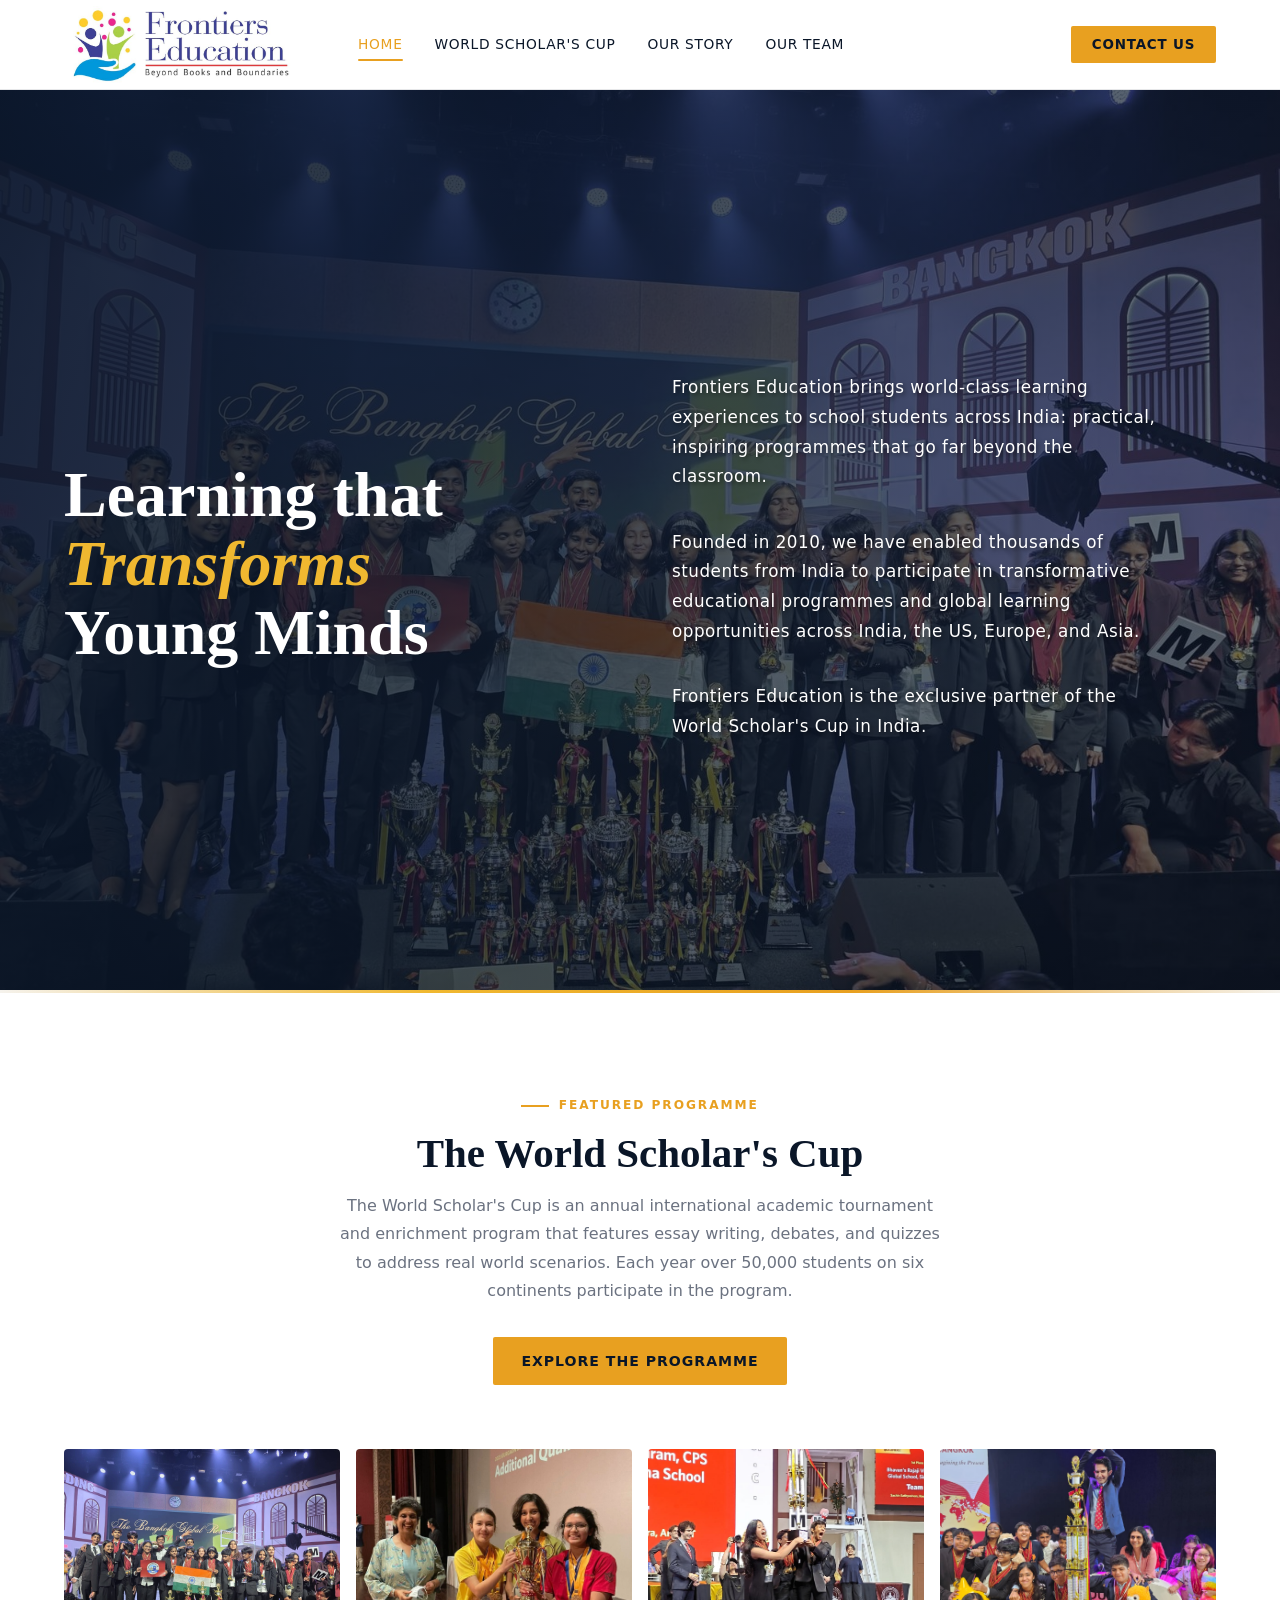
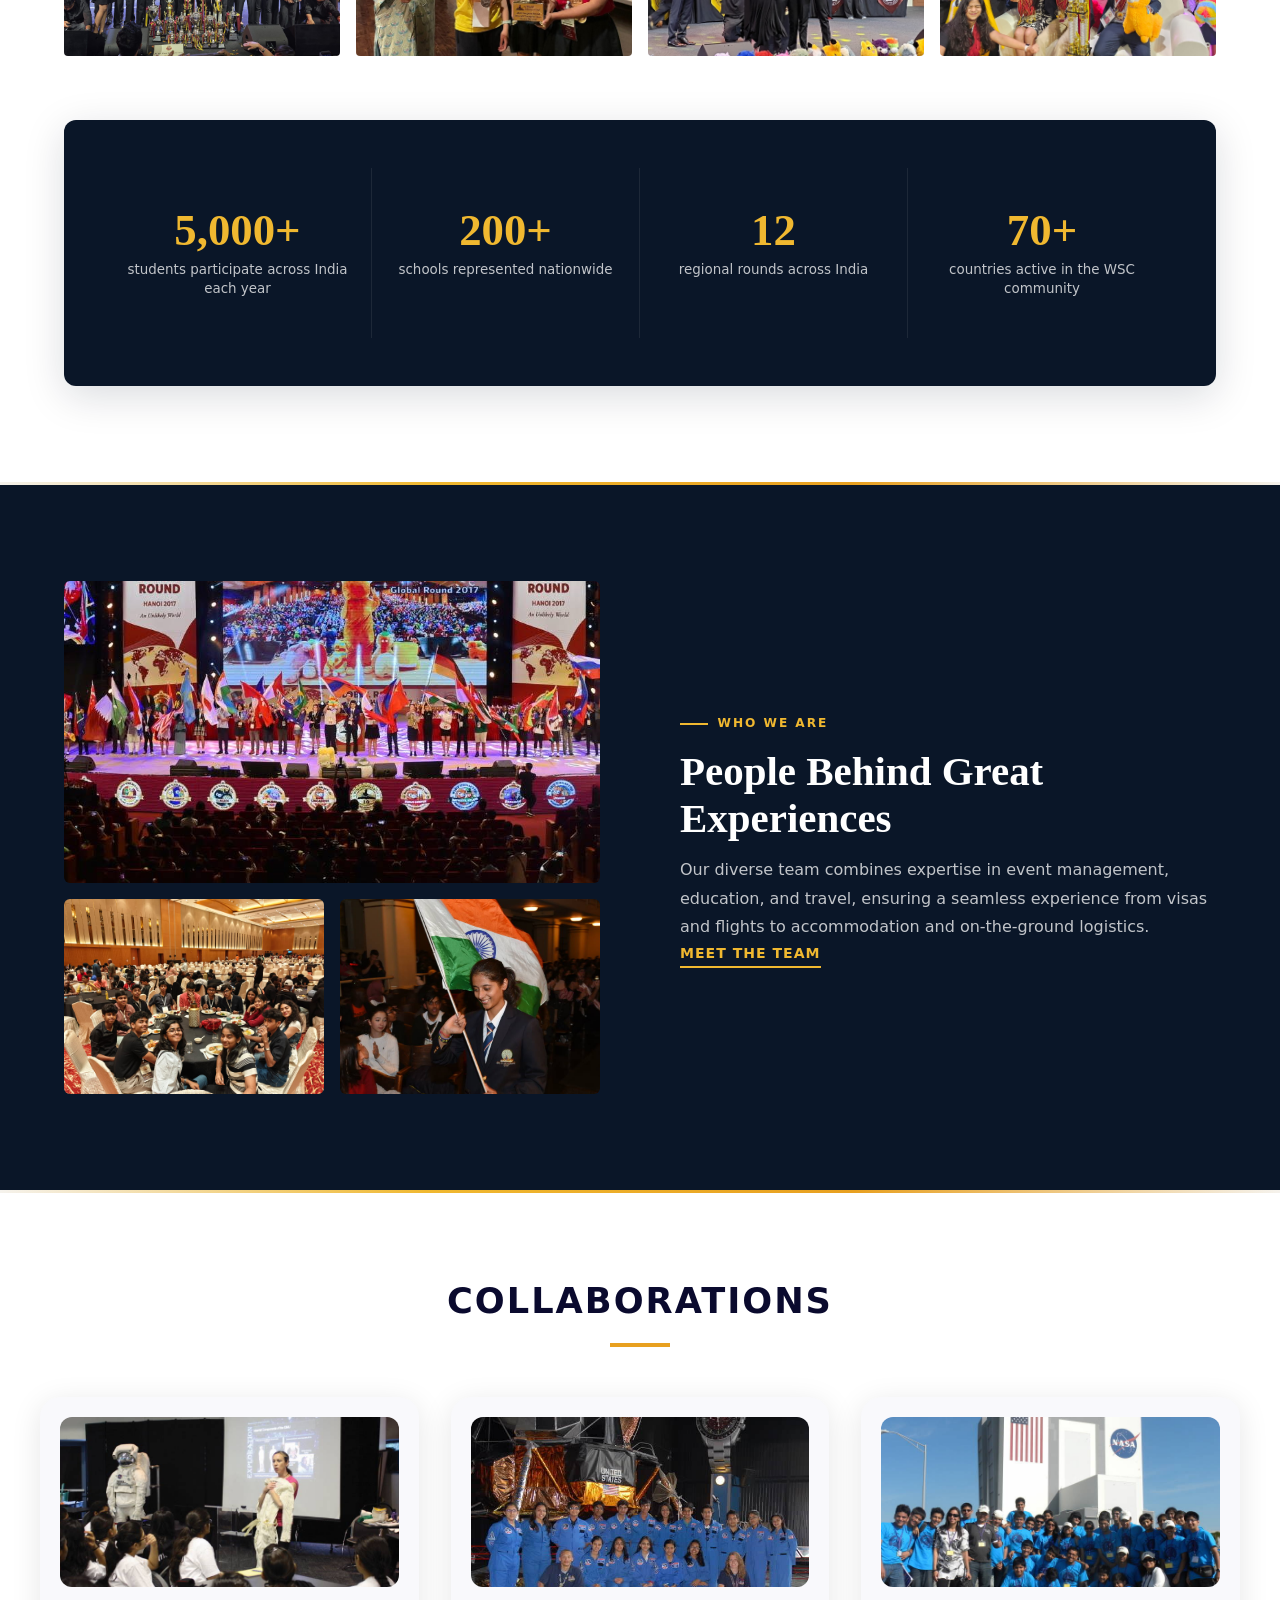
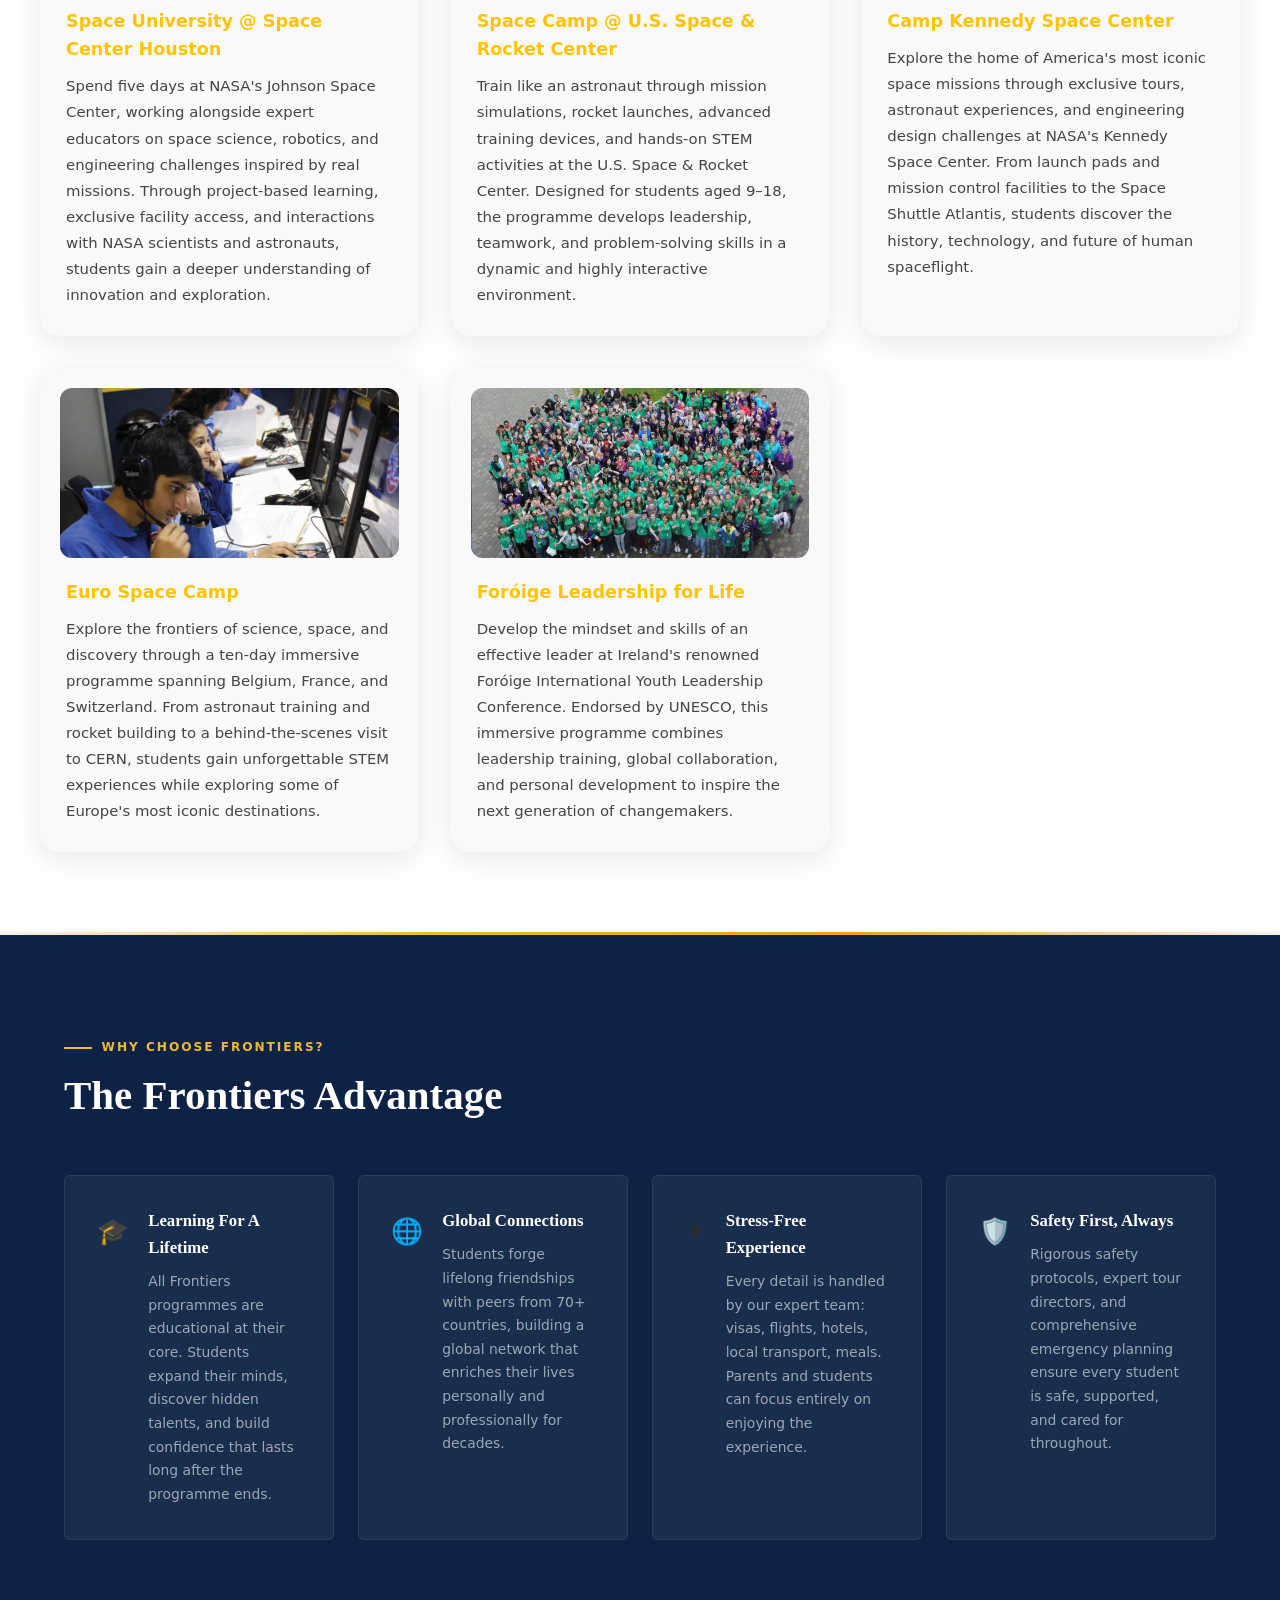
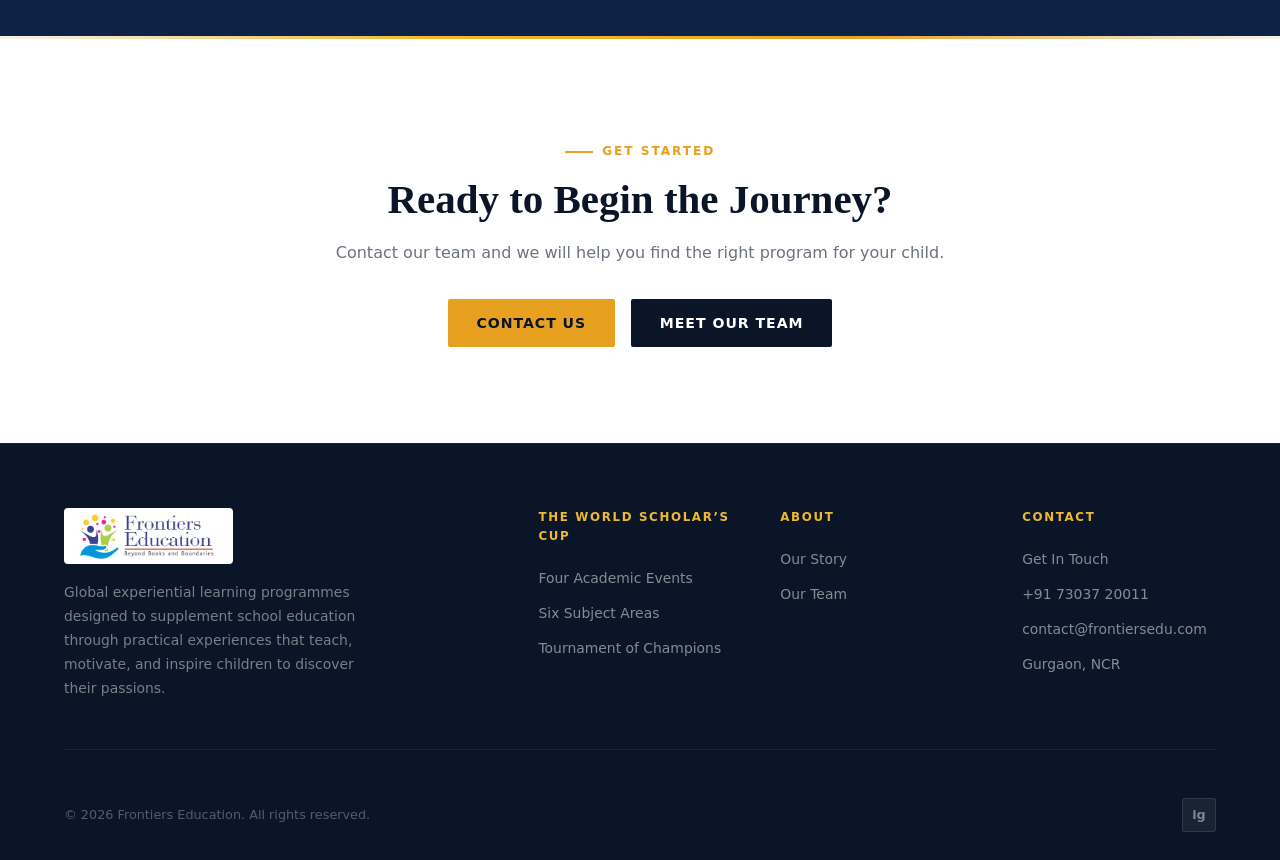
<file: index.html>
<!DOCTYPE html>
<html lang="en">
<head>
<meta charset="UTF-8">
<!-- Google tag (gtag.js) -->
<script async src="https://www.googletagmanager.com/gtag/js?id=G-22DK0E7TPW"></script>
<script>
  window.dataLayer = window.dataLayer || [];
  function gtag(){dataLayer.push(arguments);}
  gtag('js', new Date());

  gtag('config', 'G-22DK0E7TPW');
</script>

<meta name="viewport" content="width=device-width, initial-scale=1.0">
<title>Frontiers Education | Global Experiential Learning for Students</title>
<meta name="description" content="Frontiers Education offers world-class enrichment programmes for school students, including the World Scholar's Cup, India's exclusive partner.">
<link rel="stylesheet" href="assets/css/style.css">
<style>

/* ═══════════════════════════════════════════
   HOME-SPECIFIC — HERO
═══════════════════════════════════════════ */
.hero {
  min-height: 100vh;
  background: var(--navy);
  display: grid; grid-template-columns: 1fr 1fr;
  align-items: center; position: relative; overflow: hidden;
  padding: calc(var(--nav-h) + 60px) 5vw 80px;
  gap: 4rem;
}
.hero-bg { position: absolute; inset: 0; z-index: 0; }
.hero-slide { position: absolute; inset: 0; opacity: 0; transition: opacity 1.2s ease; }
.hero-slide.active { opacity: 1; }
.hero-slide img { width: 100%; height: 100%; object-fit: cover; }
.hero-slide::after {
  content: ''; position: absolute; inset: 0;
  background: linear-gradient(110deg, rgba(10,22,40,0.93) 0%, rgba(10,22,40,0.75) 50%, rgba(10,22,40,0.55) 100%);
}
.hero-content { position: relative; z-index: 2; }
.hero-badge {
  display: inline-flex; align-items: center; gap: 0.55rem;
  background: rgba(232,160,32,0.14); border: 1px solid rgba(232,160,32,0.35);
  color: var(--gold); font-size: 0.76rem; font-weight: 700;
  letter-spacing: 0.13em; text-transform: uppercase;
  padding: 0.38rem 1rem; border-radius: 2px; margin-bottom: 1.8rem;
  animation: fadeUp 0.8s ease both;
}
.hero-badge::before { content: '✦'; font-size: 0.65rem; }
.hero h1 {
  font-family: 'Playfair Display', serif;
  font-size: clamp(2.8rem, 5vw, 4.4rem);
  font-weight: 900; color: var(--white); line-height: 1.08;
  margin-bottom: 1.4rem;
  animation: fadeUp 0.8s 0.12s ease both;
}
.hero h1 em { font-style: italic; color: var(--gold); }
.hero-sub {
  font-size: 1.05rem; color: rgba(255,255,255,1.0);
  line-height: 1.78; max-width: 500px; font-weight: 500;
  margin-bottom: 2.2rem;
  animation: fadeUp 0.8s 0.24s ease both;
  text-shadow: 2px 2px 4px rgba(0,0,0,0.5);
  letter-spacing: 0.5px;
}
.hero-actions { animation: fadeUp 0.8s 0.36s ease both; }
.hero-stats {
  position: relative; z-index: 2;
  display: grid; grid-template-columns: 1fr 1fr; gap: 1.2rem;
  animation: fadeUp 0.8s 0.48s ease both;
  align-content: center;
}
.hstat {
  background: rgba(255,255,255,0.06);
  border: 1px solid rgba(255,255,255,0.1);
  border-radius: 6px; padding: 1.8rem;
  backdrop-filter: blur(10px); transition: all 0.3s;
}
.hstat:hover { background: rgba(255,255,255,0.1); border-color: rgba(232,160,32,0.3); transform: translateY(-4px); }
.hstat-num {
  font-family: 'Playfair Display', serif;
  font-size: 2.6rem; font-weight: 900;
  color: var(--gold); line-height: 1; margin-bottom: 0.4rem;
}
.hstat-label { color: rgba(255,255,255,0.58); font-size: 0.84rem; }

@keyframes fadeUp {
  from { opacity: 0; transform: translateY(22px); }
  to   { opacity: 1; transform: translateY(0); }
}

/* ═══════════════════════════════════════════
   HOME-SPECIFIC — WHO WE ARE (INTRO)
═══════════════════════════════════════════ */
.intro-grid { display: grid; grid-template-columns: 1fr 1fr; gap: 5rem; align-items: center; }
.intro-photos { display: grid; grid-template-columns: 1fr 1fr; gap: 1rem; }
.intro-photos .tall { grid-row: span 2; }
.intro-photo { border-radius: 6px; overflow: hidden; }
.intro-photo img { width: 100%; height: 100%; object-fit: cover; display: block; transition: transform 0.5s; }
.intro-photo:hover img { transform: scale(1.06); }
.intro-photo-1 { aspect-ratio: auto; min-height: 200px; }
.intro-photo-2 { aspect-ratio: 4/3; }
.intro-photo-3 { aspect-ratio: 4/3; }
.intro-badge {
  display: inline-flex; align-items: center; gap: 0.8rem;
  background: rgba(255,255,255,0.08); color: var(--white);
  padding: 1rem 1.4rem; border-radius: 4px; margin-top: 1.5rem;
  border-left: 4px solid var(--gold);
  box-shadow: 0 10px 36px rgba(10,22,40,0.18);
  font-family: 'Playfair Display', serif; font-size: 1rem; font-weight: 700;
}
.intro-badge span { font-family: 'DM Sans', sans-serif; font-size: 0.75rem; color: var(--gold); font-weight: 600; display: block; margin-bottom: 0.1rem; }
.partner-tags { display: flex; flex-wrap: wrap; gap: 0.6rem; margin-top: 1.5rem; }
.ptag {
  background: rgba(255,255,255,0.08);
  border: 1px solid rgba(255,255,255,0.15);
  color: var(--white); font-size: 0.8rem; font-weight: 500;
  padding: 0.4rem 0.9rem; border-radius: 2px; transition: all 0.2s;
}
.ptag:hover { background: var(--white); color: var(--navy); border-color: var(--white); }

/* ═══════════════════════════════════════════
   HOME-SPECIFIC — COLLABORATIONS
═══════════════════════════════════════════ */
#collaborations {
  background: #fff;
  padding: 80px 40px;
}
#collaborations .collab-heading {
  text-align: center;
  margin-bottom: 50px;
}
#collaborations .collab-heading h2 {
  font-size: 2.2rem;
  font-weight: 800;
  letter-spacing: 2px;
  text-transform: uppercase;
  color: #0a0a2e;
}
#collaborations .collab-underline {
  width: 60px;
  height: 4px;
  background: #e8a020;
  margin: 14px auto 0;
}
#collaborations .collab-grid {
  display: grid;
  grid-template-columns: repeat(auto-fit, minmax(300px, 1fr));
  gap: 32px;
  max-width: 1400px;
  margin: 0 auto;
}
#collaborations .collab-card {
  border-radius: 20px;
  overflow: hidden;
  box-shadow: 0 6px 30px rgba(0,0,0,0.10);
  background: #f9f9fc;
  display: flex;
  flex-direction: column;
  align-items: center;
  transition: transform 0.25s ease, box-shadow 0.25s ease;
}
#collaborations .collab-card:hover {
  transform: translateY(-6px);
  box-shadow: 0 14px 40px rgba(0,0,0,0.16);
}
#collaborations .collab-img-wrap {
  padding: 20px 20px 0 20px;
  width: 100%;
  box-sizing: border-box;
  display: flex;
  justify-content: center;
}
#collaborations .collab-img-wrap img {
  width: 350px;
  height: 170px;
  object-fit: cover;
  border-radius: 12px;
  display: block;
}
#collaborations .collab-body {
  padding: 20px 26px 28px;
}
#collaborations .collab-body h3 {
  font-size: 1.1rem;
  font-weight: 700;
  color: #FFC300;
  margin: 0 0 10px;
}
#collaborations .collab-body p {
  font-size: 0.93rem;
  line-height: 1.75;
  color: #444;
  margin: 0;
}

/* ═══════════════════════════════════════════
   RESPONSIVE — HOME PAGE
═══════════════════════════════════════════ */
@media (max-width: 900px) {
  .hero { grid-template-columns: 1fr; padding-top: calc(var(--nav-h) + 40px); }
  .hero-stats { margin-top: 2rem; }
  .intro-grid { grid-template-columns: 1fr; gap: 3rem; }
}

</style>
</head>
<body>

<!-- ═══ NAV ═══ -->
<nav class="nav">
  <a href="/" class="nav-logo">
    <img src="assets/images/frontier-logo.png" alt="Frontiers Education">
  </a>
  <ul class="nav-links">
    <li><a href="/" class="active">Home</a></li>
    <li><a href="world-scholars-cup.html">World Scholar's Cup</a></li>
    <li><a href="about.html">Our Story</a></li>
    <li><a href="team.html">Our Team</a></li>
  </ul>
  <a href="contact.html" class="nav-cta">Contact Us</a>
  <div class="nav-hamburger"><span></span><span></span><span></span></div>
</nav>

<nav class="mobile-nav">
  <a href="/">Home</a>
  <a href="world-scholars-cup.html">World Scholar's Cup</a>
  <a href="about.html">Our Story</a>
  <a href="team.html">Our Team</a>
  <a href="contact.html" class="m-cta">Contact Us</a>
</nav>

<div class="page-wrap">

<!-- ═══ HERO ═══ -->
<section class="hero">
  <div class="hero-bg">
    <div class="hero-slide active"><img src="assets/images/frontiers-bangkok-global.jpg" alt="Frontiers India at Bangkok Global Round" loading="eager"></div>
    <div class="hero-slide"><img src="assets/images/wsc-india-winners.jpg" alt="Frontiers India — Global Round Winners" loading="lazy"></div>
    <div class="hero-slide"><img src="assets/images/wsc-1st-place-junior.jpg" alt="1st Place Junior — Frontiers India" loading="lazy"></div>
    <div class="hero-slide"><img src="assets/images/frontiers-bangkok-global.jpg" alt="Frontiers India at Bangkok Global Round" loading="lazy"></div>
  </div>
  <div class="hero-content">
    <h1>Learning that<br><em>Transforms</em><br>Young Minds</h1>
  </div>
  <div class="hero-content">
    <p class="hero-sub">Frontiers Education brings world-class learning experiences to school students across India: practical, inspiring programmes that go far beyond the classroom.</p>
    <p class="hero-sub">Founded in 2010, we have enabled thousands of students from India to participate in transformative educational programmes and global learning opportunities across India, the US, Europe, and Asia.</p>
    <p class="hero-sub">Frontiers Education is the exclusive partner of the World Scholar's Cup in India.</p>
  </div>
</section>

<div class="divider"></div>

<!-- ═══ WSC HIGHLIGHT ═══ -->
<section class="section section--white" id="wsc">

  <div style="text-align:center; max-width:720px; margin:0 auto 4rem;" class="reveal">
    <div class="section-tag">Featured Programme</div>
    <h2 class="section-title">The World Scholar's Cup</h2>
    <p class="section-sub" style="margin:0 auto 2rem">The World Scholar's Cup is an annual international academic tournament and enrichment program that features essay writing, debates, and quizzes to address real world scenarios. Each year over 50,000 students on six continents participate in the program.</p>
    <div class="btn-row" style="justify-content:center">
      <a href="world-scholars-cup.html" class="btn btn-primary">Explore the Programme</a>
    </div>
  </div>

  <!-- ✅ FIX: photo-grid-4 is now properly indented inside section; width+box-sizing handled in style.css -->
  <div class="photo-grid-4 reveal" style="transition-delay:0.15s">
    <div class="photo-item"><img src="assets/images/frontiers-bangkok-global.jpg" alt="Frontiers India at Bangkok Global Round" loading="lazy"></div>
    <div class="photo-item"><img src="assets/images/wsc-regional-champion.jpg" alt="2023 Gurgaon Regional Round Champions" loading="lazy"></div>
    <div class="photo-item"><img src="assets/images/wsc-1st-place-junior.jpg" alt="1st Place Junior India" loading="lazy"></div>
    <div class="photo-item"><img src="assets/images/wsc-trophy-stage.jpg" alt="Bangkok Global Round Trophy" loading="lazy"></div>
  </div>

  <!-- ✅ FIX: stats-row properly indented inside section with width+box-sizing -->
  <div class="stats-row" style="margin-top:4rem; width:100%; box-sizing:border-box; background:var(--navy); border-radius:12px; padding:3rem 2.5rem; box-shadow:0 10px 40px rgba(10,22,40,0.15);">
    <div class="stat-item reveal">
      <div class="stat-num" style="color:var(--gold);">5,000+</div>
      <div class="stat-label" style="color:rgba(255,255,255,0.75);">students participate across India each year</div>
    </div>
    <div class="stat-item reveal" style="transition-delay:0.08s">
      <div class="stat-num" style="color:var(--gold);">200+</div>
      <div class="stat-label" style="color:rgba(255,255,255,0.75);">schools represented nationwide</div>
    </div>
    <div class="stat-item reveal" style="transition-delay:0.16s">
      <div class="stat-num" style="color:var(--gold);">12</div>
      <div class="stat-label" style="color:rgba(255,255,255,0.75);">regional rounds across India</div>
    </div>
    <div class="stat-item reveal" style="transition-delay:0.24s">
      <div class="stat-num" style="color:var(--gold);">70+</div>
      <div class="stat-label" style="color:rgba(255,255,255,0.75);">countries active in the WSC community</div>
    </div>
  </div>

</section>

<div class="divider"></div>

<!-- ═══ WHO WE ARE ═══ -->
<section class="section section--dark">
  <div class="intro-grid">
    <div class="reveal">
      <div class="intro-photos" style="display:grid;grid-template-columns:1fr 1fr;gap:1rem;">
        <div style="grid-column:1/-1;border-radius:6px;overflow:hidden;aspect-ratio:16/9;">
          <img src="assets/images/wsc-global-closing.jpg" alt="WSC Global Round Closing Ceremony" loading="lazy" style="width:100%;height:100%;object-fit:cover;transition:transform 0.5s;">
        </div>
        <div class="intro-photo intro-photo-2">
          <img src="assets/images/wsc-students-dinner.jpg" alt="Frontiers India students at WSC" loading="lazy">
        </div>
        <div class="intro-photo intro-photo-3">
          <img src="assets/images/wsc-india-flag-yale.jpg" alt="India flag bearer at Yale Tournament of Champions" loading="lazy">
        </div>
      </div>
    </div>
    <div class="reveal" style="transition-delay:0.18s">
      <div class="section-tag section-tag--light">Who We Are</div>
      <h2 class="section-title section-title--light">People Behind Great Experiences</h2>
      <p class="section-sub" style="color:rgba(255,255,255,0.75);">Our diverse team combines expertise in event management, education, and travel, ensuring a seamless experience from visas and flights to accommodation and on-the-ground logistics.</p>
      <div class="btn-row">
        <a href="team.html" class="arrow-link" style="color:var(--gold);border-bottom-color:var(--gold);">Meet the Team</a>
      </div>
    </div>
  </div>
</section>

<div class="divider"></div>

<!-- ===== COLLABORATIONS SECTION ===== -->
<section id="collaborations">

  <div class="collab-heading">
    <h2>Collaborations</h2>
    <div class="collab-underline"></div>
  </div>

  <div class="collab-grid">

    <!-- CARD 1 -->
    <div class="collab-card">
      <div class="collab-img-wrap">
        <img src="assets/images/space-university.jpg" alt="Space University @ Space Center Houston">
      </div>
      <div class="collab-body">
        <h3>Space University @ Space Center Houston</h3>
        <p>Spend five days at NASA's Johnson Space Center, working alongside expert educators on space science, robotics, and engineering challenges inspired by real missions. Through project-based learning, exclusive facility access, and interactions with NASA scientists and astronauts, students gain a deeper understanding of innovation and exploration.</p>
      </div>
    </div>

    <!-- CARD 2 -->
    <div class="collab-card">
      <div class="collab-img-wrap">
        <img src="assets/images/space-camp.jpg" alt="Space Camp @ U.S. Space & Rocket Center">
      </div>
      <div class="collab-body">
        <h3>Space Camp @ U.S. Space &amp; Rocket Center</h3>
        <p>Train like an astronaut through mission simulations, rocket launches, advanced training devices, and hands-on STEM activities at the U.S. Space &amp; Rocket Center. Designed for students aged 9–18, the programme develops leadership, teamwork, and problem-solving skills in a dynamic and highly interactive environment.</p>
      </div>
    </div>

    <!-- CARD 3 -->
    <div class="collab-card">
      <div class="collab-img-wrap">
        <img src="assets/images/kennedy-space-center.jpg" alt="Camp Kennedy Space Center">
      </div>
      <div class="collab-body">
        <h3>Camp Kennedy Space Center</h3>
        <p>Explore the home of America's most iconic space missions through exclusive tours, astronaut experiences, and engineering design challenges at NASA's Kennedy Space Center. From launch pads and mission control facilities to the Space Shuttle Atlantis, students discover the history, technology, and future of human spaceflight.</p>
      </div>
    </div>

    <!-- CARD 4 -->
    <div class="collab-card">
      <div class="collab-img-wrap">
        <img src="assets/images/euro-space-camp.jpg" alt="Euro Space Camp">
      </div>
      <div class="collab-body">
        <h3>Euro Space Camp</h3>
        <p>Explore the frontiers of science, space, and discovery through a ten-day immersive programme spanning Belgium, France, and Switzerland. From astronaut training and rocket building to a behind-the-scenes visit to CERN, students gain unforgettable STEM experiences while exploring some of Europe's most iconic destinations.</p>
      </div>
    </div>

    <!-- CARD 5 -->
    <div class="collab-card">
      <div class="collab-img-wrap">
        <img src="assets/images/foroige.jpg" alt="Foróige Leadership for Life">
      </div>
      <div class="collab-body">
        <h3>Foróige Leadership for Life</h3>
        <p>Develop the mindset and skills of an effective leader at Ireland's renowned Foróige International Youth Leadership Conference. Endorsed by UNESCO, this immersive programme combines leadership training, global collaboration, and personal development to inspire the next generation of changemakers.</p>
      </div>
    </div>

  </div><!-- /collab-grid -->
</section>
<!-- ===== END COLLABORATIONS ===== -->

<div class="divider"></div>

<!-- ═══ ADVANTAGES ═══ -->
<section class="section section--mid">
  <div style="max-width:600px; margin-bottom:3.5rem;" class="reveal">
    <div class="section-tag section-tag--light">Why Choose Frontiers?</div>
    <h2 class="section-title section-title--light">The Frontiers Advantage</h2>
  </div>
  <div class="adv-grid">
    <div class="adv-card reveal">
      <div class="adv-icon">🎓</div>
      <div class="adv-text">
        <h4>Learning For A Lifetime</h4>
        <p>All Frontiers programmes are educational at their core. Students expand their minds, discover hidden talents, and build confidence that lasts long after the programme ends.</p>
      </div>
    </div>
    <div class="adv-card reveal" style="transition-delay:0.08s">
      <div class="adv-icon">🌐</div>
      <div class="adv-text">
        <h4>Global Connections</h4>
        <p>Students forge lifelong friendships with peers from 70+ countries, building a global network that enriches their lives personally and professionally for decades.</p>
      </div>
    </div>
    <div class="adv-card reveal" style="transition-delay:0.16s">
      <div class="adv-icon">✈️</div>
      <div class="adv-text">
        <h4>Stress-Free Experience</h4>
        <p>Every detail is handled by our expert team: visas, flights, hotels, local transport, meals. Parents and students can focus entirely on enjoying the experience.</p>
      </div>
    </div>
    <div class="adv-card reveal" style="transition-delay:0.24s">
      <div class="adv-icon">🛡️</div>
      <div class="adv-text">
        <h4>Safety First, Always</h4>
        <p>Rigorous safety protocols, expert tour directors, and comprehensive emergency planning ensure every student is safe, supported, and cared for throughout.</p>
      </div>
    </div>
  </div>
</section>

<div class="divider"></div>

<!-- ═══ CONTACT STRIP ═══ -->
<section class="section section--white" style="text-align:center">
  <div class="reveal">
    <div class="section-tag" style="justify-content:center">Get Started</div>
    <h2 class="section-title" style="margin-bottom:1rem">Ready to Begin the Journey?</h2>
    <p class="section-sub" style="margin:0 auto 2rem">Contact our team and we will help you find the right program for your child.</p>
    <div class="btn-row" style="justify-content:center">
      <a href="contact.html" class="btn btn-primary">Contact Us</a>
      <a href="team.html" class="btn btn-dark">Meet Our Team</a>
    </div>
  </div>
</section>

<!-- ═══ FOOTER ═══ -->
<footer>
  <div class="footer-grid">
    <div class="footer-brand">
      <img src="assets/images/frontier-logo.png" alt="Frontiers Education Logo">
      <p>Global experiential learning programmes designed to supplement school education through practical experiences that teach, motivate, and inspire children to discover their passions.</p>
    </div>
    <div class="footer-col">
      <h5>The World Scholar’s Cup</h5>
      <ul>
        <li><a href="world-scholars-cup.html#events">Four Academic Events</a></li>
        <li><a href="world-scholars-cup.html#subjects">Six Subject Areas</a></li>
        <li><a href="world-scholars-cup.html#toc">Tournament of Champions</a></li>
      </ul>
    </div>
    <div class="footer-col">
      <h5>About</h5>
      <ul>
        <li><a href="about.html">Our Story</a></li>
        <li><a href="team.html">Our Team</a></li>
      </ul>
    </div>
    <div class="footer-col">
      <h5>Contact</h5>
      <ul>
        <li><a href="contact.html">Get In Touch</a></li>
        <li><a href="tel:+917303720011">+91 73037 20011</a></li>
        <li><a href="mailto:contact@frontiersedu.com">contact@frontiersedu.com</a></li>
        <li><a href="contact.html">Gurgaon, NCR</a></li>
      </ul>
    </div>
  </div>
  <div class="footer-bottom">
    <p>© 2026 Frontiers Education. All rights reserved.</p>
    <div class="social-links"><a href="https://www.instagram.com/wscind" target="_blank" rel="noopener" title="Instagram">ig</a></div>
  </div>
</footer>

</div><!-- /page-wrap -->
<script src="assets/js/main.js"></script>
</body>
</html>
</file>
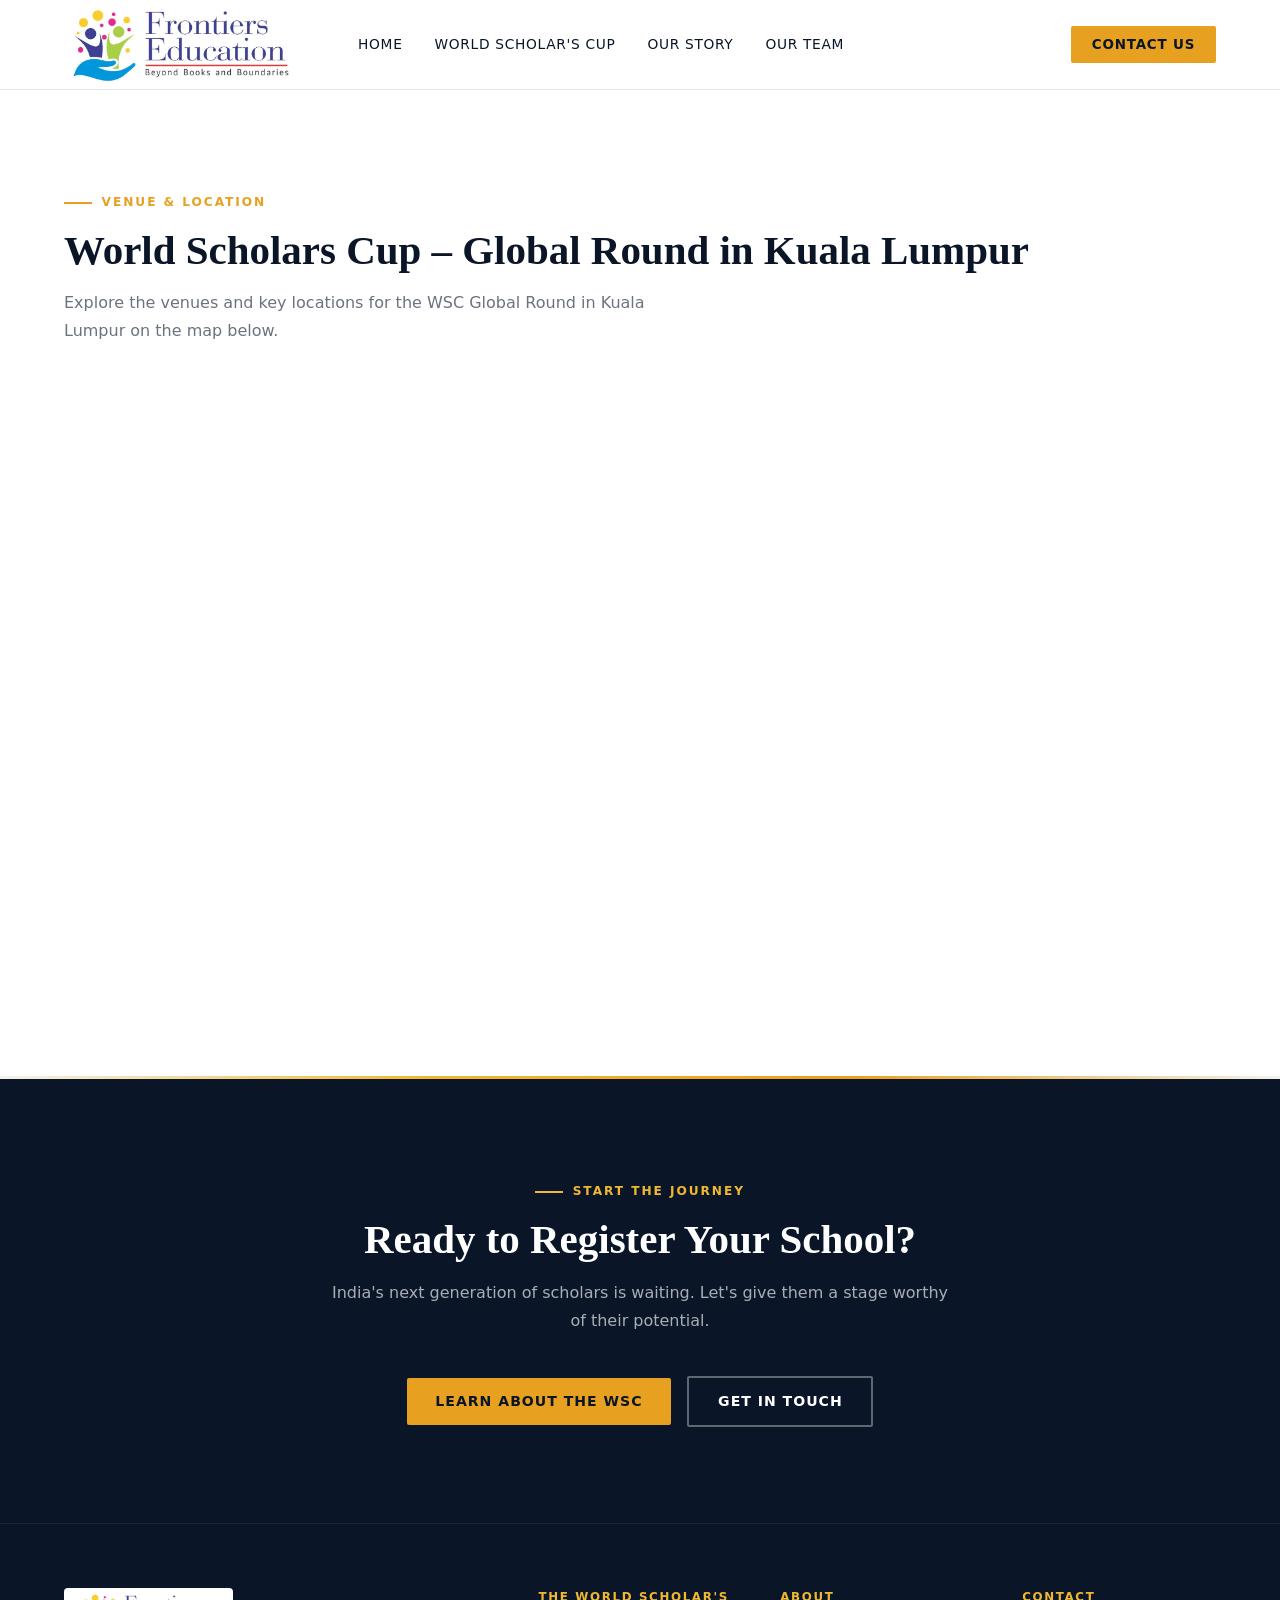
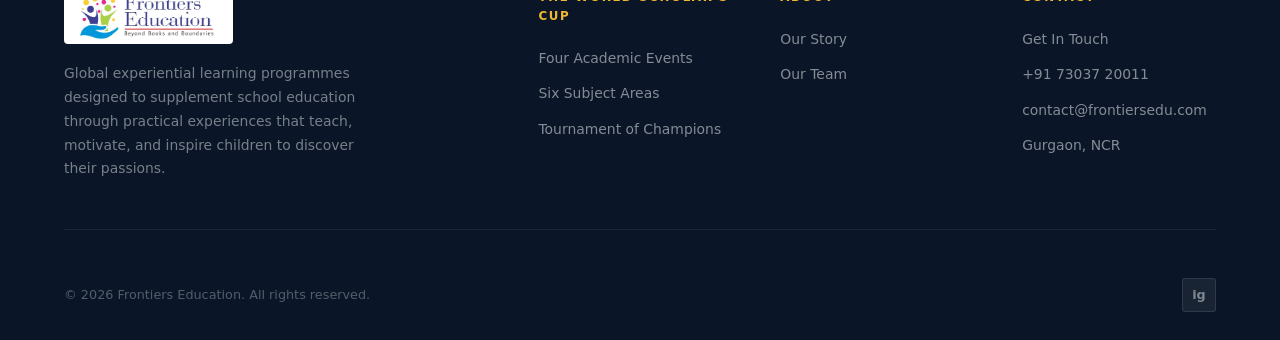
<file: kl/index.html>
<!DOCTYPE html>
<html lang="en">
<head>
<meta charset="UTF-8">
<meta name="viewport" content="width=device-width, initial-scale=1.0">
<title>WSC Global Round – Kuala Lumpur | Frontiers Education</title>
<meta name="description" content="World Scholar's Cup Global Round in Kuala Lumpur – Frontiers Education India's exclusive WSC partner.">
<link rel="stylesheet" href="../assets/css/style.css">
<style>
.map-section {
  width: 100%;
  padding: 0;
}

.map-embed-wrapper {
  width: 100%;
  border-radius: 8px;
  overflow: hidden;
  border: 1px solid rgba(255,255,255,0.08);
  margin-top: 2rem;
  line-height: 0;
}

.map-embed-wrapper iframe {
  display: block;
  width: 100%;
  height: 600px;
  border: 0;
}
</style>
</head>
<body>

<nav class="nav">
  <a href="/" class="nav-logo">
    <img src="../assets/images/frontier-logo.png" alt="Frontiers Education">
  </a>
  <ul class="nav-links">
    <li><a href="/">Home</a></li>
    <li><a href="/wsc.html">World Scholar's Cup</a></li>
    <li><a href="/about.html">Our Story</a></li>
    <li><a href="/team.html">Our Team</a></li>
  </ul>
  <a href="/contact.html" class="nav-cta">Contact Us</a>
  <div class="nav-hamburger"><span></span><span></span><span></span></div>
</nav>

<nav class="mobile-nav">
  <a href="/">Home</a>
  <a href="/wsc.html">World Scholar's Cup</a>
  <a href="/about.html">Our Story</a>
  <a href="/team.html">Our Team</a>
  <a href="/contact.html" class="m-cta">Contact Us</a>
</nav>

<div class="page-wrap">



<!-- ═══ MAP SECTION ═══ -->
<section class="section section--white">
  <div class="reveal">
    <div class="section-tag">Venue & Location</div>
    <h2 class="section-title">World Scholars Cup – Global Round in Kuala Lumpur</h2>
    <p class="section-sub">Explore the venues and key locations for the WSC Global Round in Kuala Lumpur on the map below.</p>

    <div class="map-embed-wrapper">
      <iframe src="https://www.google.com/maps/d/embed?mid=1vshsiRkMwNBJrMbZpMv9pgXV2wmGq30&ehbc=2E312F" width="640" height="480" allowfullscreen="" loading="lazy"></iframe>
    </div>
  </div>
</section>

<div class="divider"></div>

<!-- ═══ CTA STRIP ═══ -->
<section class="section section--dark" style="text-align:center">
  <div class="reveal">
    <div class="section-tag section-tag--light" style="justify-content:center">Start the Journey</div>
    <h2 class="section-title section-title--light" style="margin-bottom:1rem">Ready to Register Your School?</h2>
    <p class="section-sub section-sub--light" style="margin:0 auto 2.5rem">India's next generation of scholars is waiting. Let's give them a stage worthy of their potential.</p>
    <div class="btn-row" style="justify-content:center">
      <a href="/wsc.html" class="btn btn-primary">Learn About the WSC</a>
      <a href="/contact.html" class="btn btn-outline">Get In Touch</a>
    </div>
  </div>
</section>

<!-- ═══ FOOTER ═══ -->
<footer>
  <div class="footer-grid">
    <div class="footer-brand">
      <img src="../assets/images/frontier-logo.png" alt="Frontiers Education Logo">
      <p>Global experiential learning programmes designed to supplement school education through practical experiences that teach, motivate, and inspire children to discover their passions.</p>
    </div>
    <div class="footer-col">
      <h5>The World Scholar's Cup</h5>
      <ul>
        <li><a href="/wsc.html#events">Four Academic Events</a></li>
        <li><a href="/wsc.html#subjects">Six Subject Areas</a></li>
        <li><a href="/wsc.html#toc">Tournament of Champions</a></li>
      </ul>
    </div>
    <div class="footer-col">
      <h5>About</h5>
      <ul>
        <li><a href="/about.html">Our Story</a></li>
        <li><a href="/team.html">Our Team</a></li>
      </ul>
    </div>
    <div class="footer-col">
      <h5>Contact</h5>
      <ul>
        <li><a href="/contact.html">Get In Touch</a></li>
        <li><a href="tel:+917303720011">+91 73037 20011</a></li>
        <li><a href="mailto:contact@frontiersedu.com">contact@frontiersedu.com</a></li>
        <li><a href="/contact.html">Gurgaon, NCR</a></li>
      </ul>
    </div>
  </div>
  <div class="footer-bottom">
    <p>© 2026 Frontiers Education. All rights reserved.</p>
    <div class="social-links"><a href="https://www.instagram.com/wscind" target="_blank" rel="noopener" title="Instagram">ig</a></div>
  </div>
</footer>

</div><!-- /page-wrap -->

<script src="../assets/js/main.js"></script>

</body>
</html>
</file>
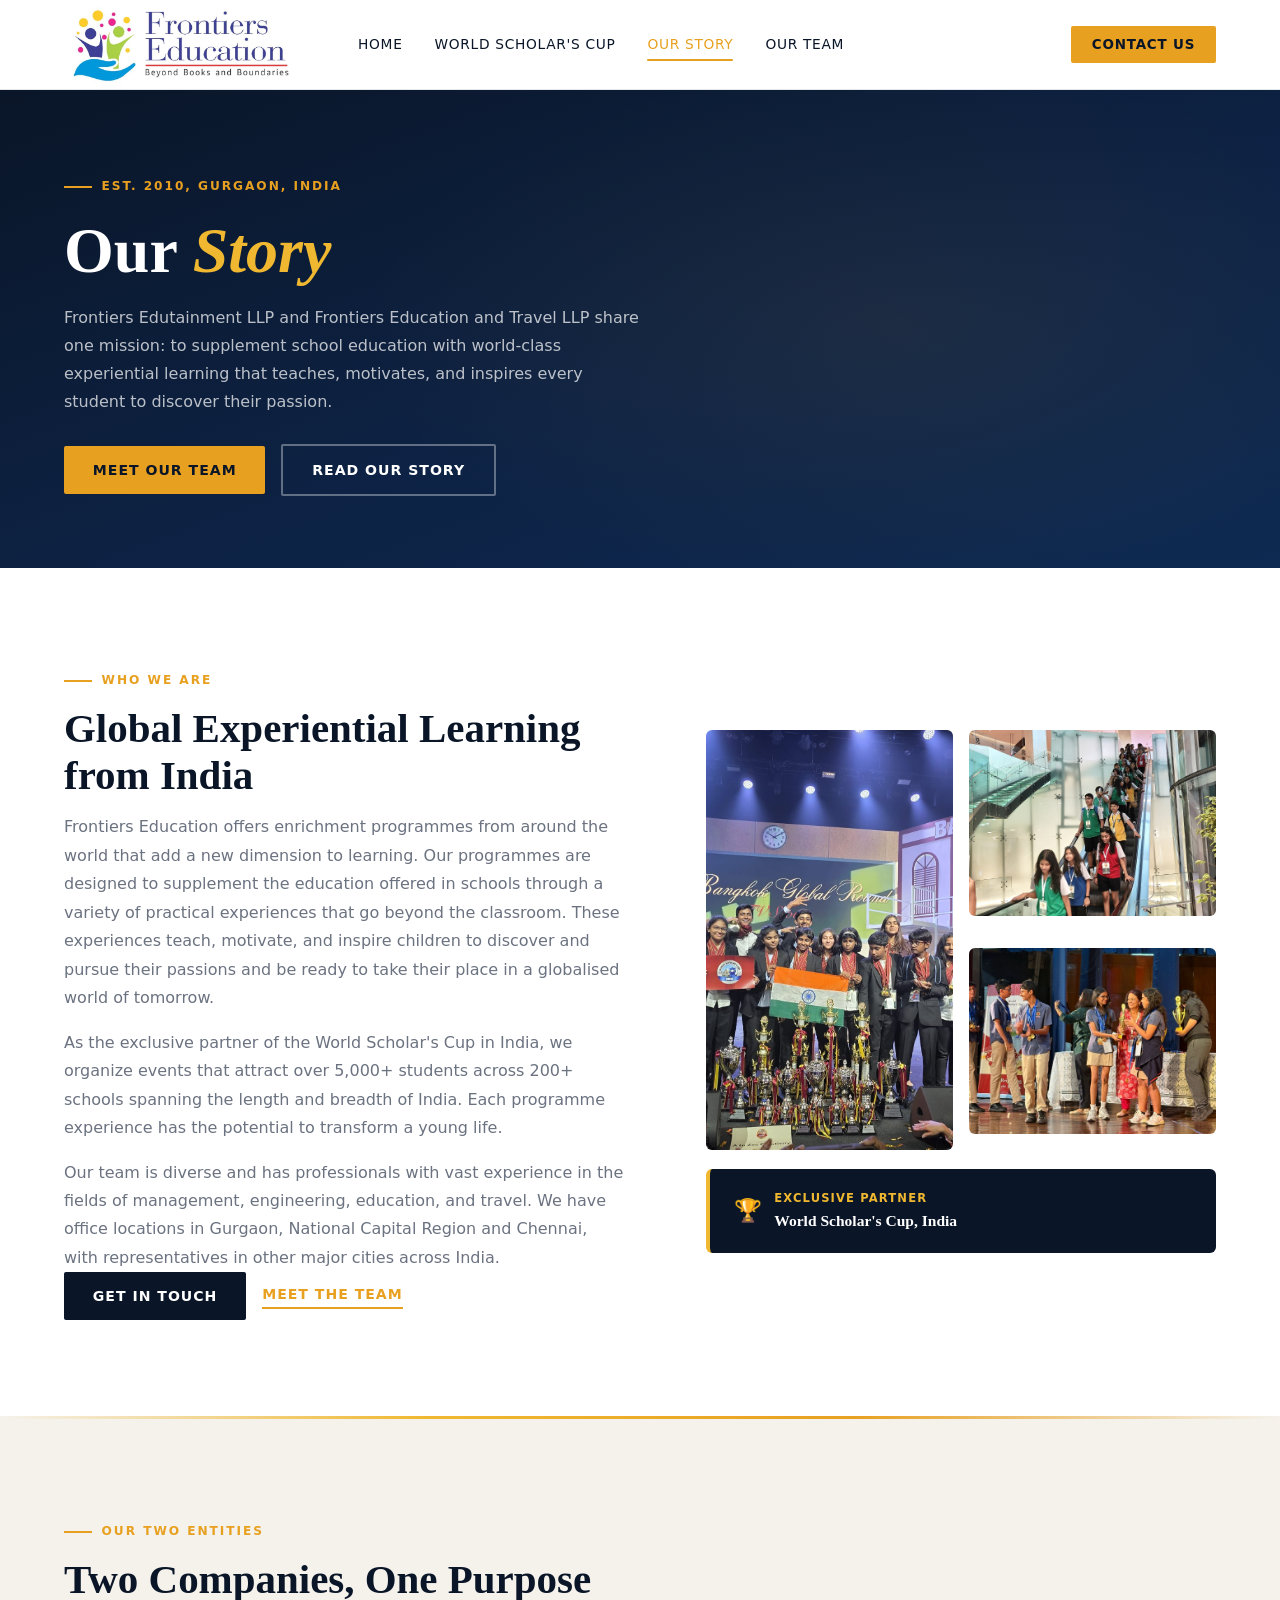
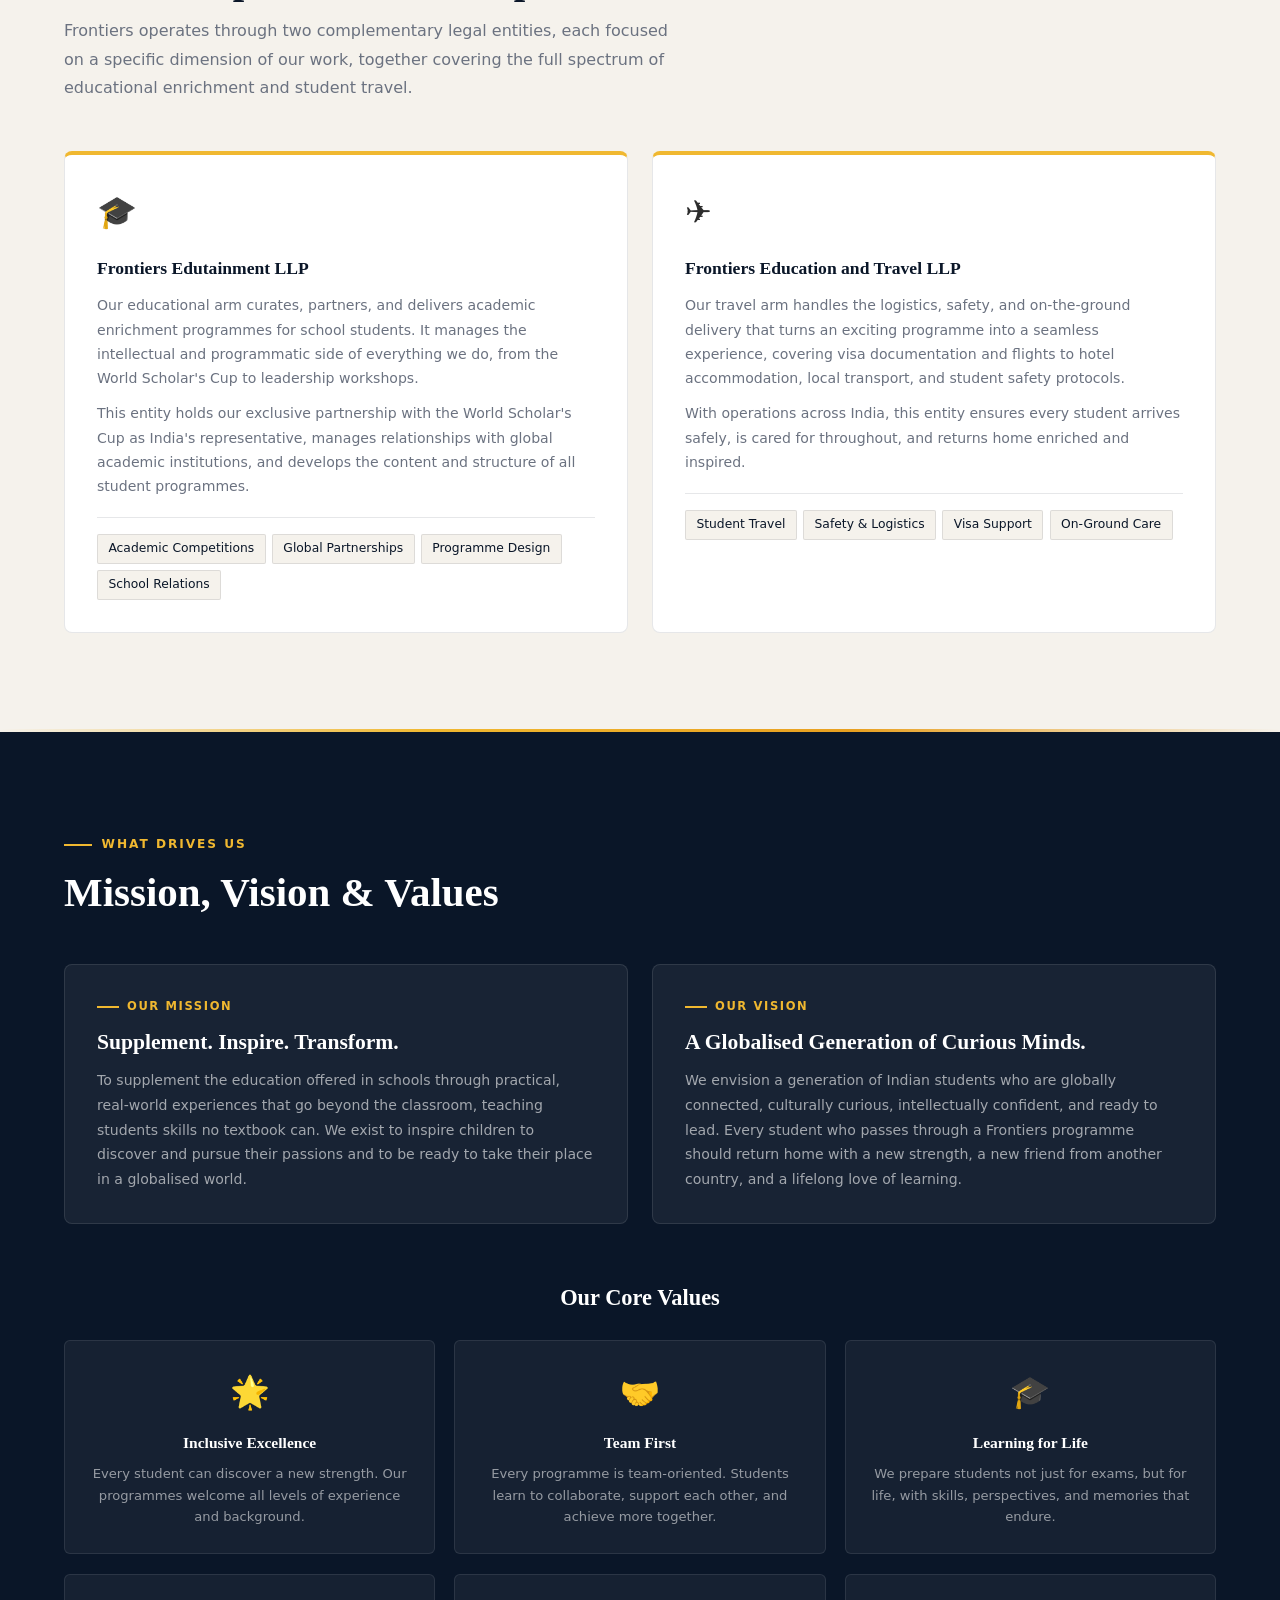
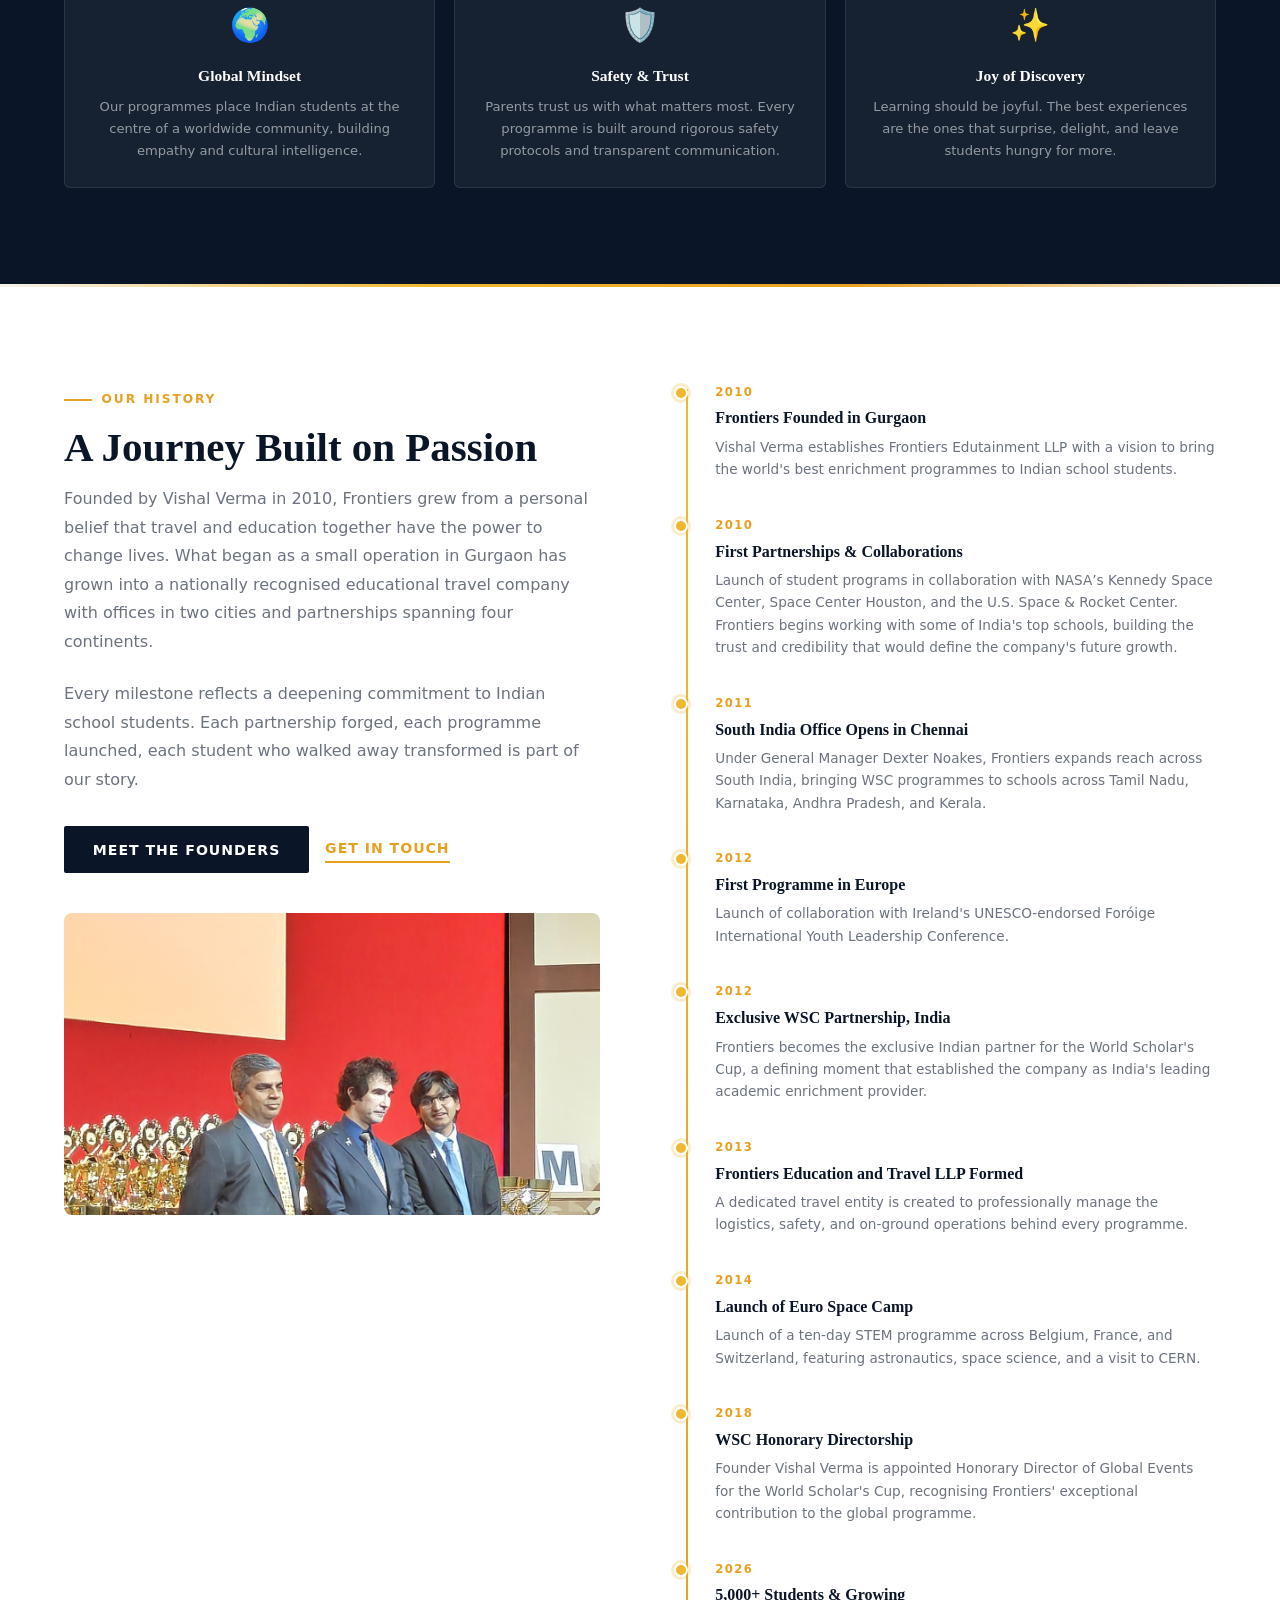
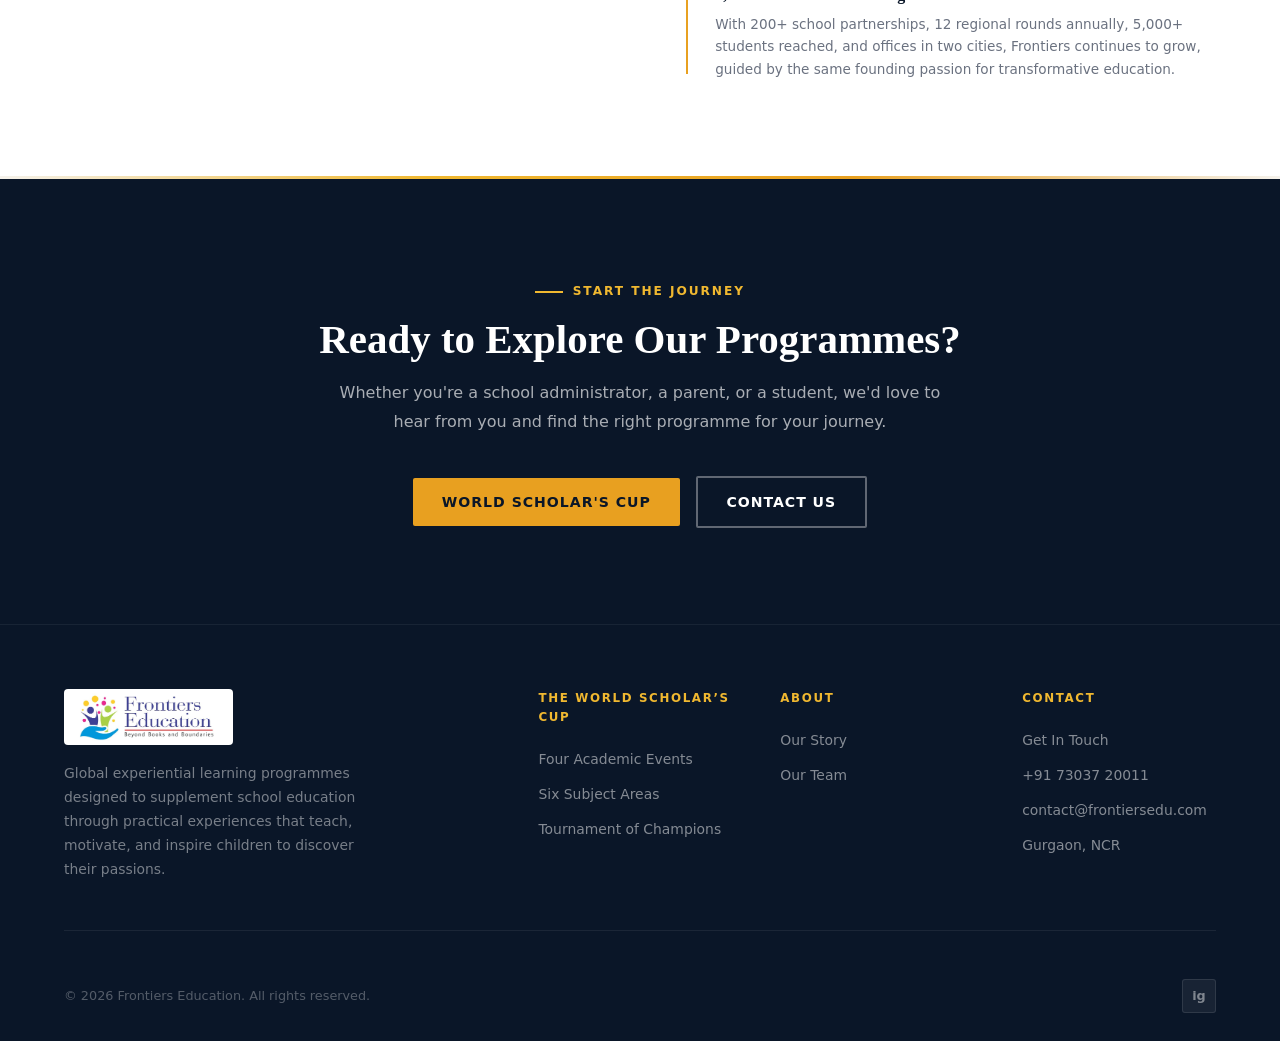
<file: about.html>
<!DOCTYPE html>
<html lang="en">
<head>
<meta charset="UTF-8">
<!-- Google tag (gtag.js) -->
<script async src="https://www.googletagmanager.com/gtag/js?id=G-22DK0E7TPW"></script>
<script>
  window.dataLayer = window.dataLayer || [];
  function gtag(){dataLayer.push(arguments);}
  gtag('js', new Date());

  gtag('config', 'G-22DK0E7TPW');
</script>

<meta name="viewport" content="width=device-width, initial-scale=1.0">
<title>Our Story | Frontiers Education</title>
<meta name="description" content="Founded in 2010, Frontiers Edutainment LLP and Frontiers Education and Travel LLP bring world-class experiential learning programmes to school students across India.">
<link rel="stylesheet" href="assets/css/style.css">
<style>
.intro-split { display:grid; grid-template-columns:1.1fr 1fr; gap:5rem; align-items:center; }
.photo-stack { display:grid; grid-template-columns:1fr 1fr; gap:1rem; }
.photo-stack .tall { grid-row:span 2; min-height:420px; }
.pitem { border-radius:6px; overflow:hidden; }
.pitem img { width:100%; height:100%; object-fit:cover; display:block; transition:transform 0.5s; }
.pitem:hover img { transform:scale(1.06); }
.pitem-b { aspect-ratio:4/3; }

.highlights-strip { display:grid; grid-template-columns:repeat(4,1fr); background:var(--gold); }
.hl-item { padding:2.2rem 1.5rem; text-align:center; border-right:1px solid rgba(10,22,40,0.12); }
.hl-item:last-child { border-right:none; }
.hl-num { font-family:'Playfair Display',serif; font-size:2.5rem; font-weight:900; color:var(--navy); line-height:1; margin-bottom:0.3rem; }
.hl-label { font-size:0.82rem; font-weight:600; color:rgba(10,22,40,0.7); }

.entity-grid { display:grid; grid-template-columns:1fr 1fr; gap:1.5rem; }
.entity-card { background:var(--white); border:1px solid var(--border); border-radius:8px; padding:2rem; border-top:4px solid var(--gold); transition:all 0.3s; }
.entity-card:hover { box-shadow:0 12px 40px rgba(10,22,40,0.1); transform:translateY(-3px); }
.entity-card .e-icon { font-size:2rem; margin-bottom:1rem; }
.entity-card h3 { font-family:'Playfair Display',serif; font-size:1.1rem; font-weight:700; color:var(--navy); margin-bottom:0.7rem; }
.entity-card p { font-size:0.88rem; color:var(--muted); line-height:1.72; }
.tag-row { display:flex; flex-wrap:wrap; gap:0.4rem; margin-top:1.2rem; padding-top:1rem; border-top:1px solid var(--border); }
.etag { background:var(--light); border:1px solid var(--border); font-size:0.77rem; padding:0.25rem 0.65rem; border-radius:2px; color:var(--navy); }

.mv-grid { display:grid; grid-template-columns:1fr 1fr; gap:1.5rem; margin-top:1rem; }
.mv-card { border-radius:8px; padding:2rem; background:rgba(255,255,255,0.06); border:1px solid rgba(255,255,255,0.1); transition:all 0.3s; }
.mv-card:hover { background:rgba(255,255,255,0.1); border-color:rgba(240,184,48,0.3); }
.mv-label { font-size:0.72rem; font-weight:700; letter-spacing:0.14em; text-transform:uppercase; color:var(--gold); margin-bottom:0.8rem; display:flex; align-items:center; gap:0.5rem; }
.mv-label::before { content:''; width:22px; height:2px; background:var(--gold); }
.mv-card h3 { font-family:'Playfair Display',serif; font-size:1.35rem; font-weight:700; color:var(--white); margin-bottom:0.8rem; line-height:1.25; }
.mv-card p { font-size:0.88rem; color:rgba(255,255,255,0.6); line-height:1.75; }

.values-grid-3 { display:grid; grid-template-columns:repeat(3,1fr); gap:1.2rem; }
.val-card { background:rgba(255,255,255,0.05); border:1px solid rgba(255,255,255,0.09); border-radius:6px; padding:1.6rem; text-align:center; transition:all 0.3s; }
.val-card:hover { background:rgba(255,255,255,0.1); border-color:rgba(232,160,32,0.3); transform:translateY(-3px); }
.val-card .val-icon { font-size:2rem; margin-bottom:0.8rem; }
.val-card h4 { font-family:'Playfair Display',serif; font-size:0.97rem; color:var(--white); margin-bottom:0.45rem; }
.val-card p { font-size:0.82rem; color:rgba(255,255,255,0.55); line-height:1.65; }

.timeline { position:relative; padding-left:2.2rem; }
.timeline::before { content:''; position:absolute; left:6px; top:6px; bottom:6px; width:2px; background:linear-gradient(to bottom, var(--gold), var(--accent)); }
.tl-item { position:relative; margin-bottom:2.2rem; }
.tl-item:last-child { margin-bottom:0; }
.tl-dot { position:absolute; left:-2.55rem; top:3px; width:14px; height:14px; border-radius:50%; background:var(--gold); border:2px solid var(--white); box-shadow:0 0 0 3px rgba(240,184,48,0.25); }
.tl-year { font-size:0.73rem; font-weight:700; letter-spacing:0.12em; text-transform:uppercase; color:var(--accent); margin-bottom:0.25rem; }
.tl-item h4 { font-family:'Playfair Display',serif; font-size:1rem; font-weight:700; color:var(--navy); margin-bottom:0.3rem; }
.tl-item p { font-size:0.85rem; color:var(--muted); line-height:1.65; }

.partner-grid-6 { display:grid; grid-template-columns:repeat(3,1fr); gap:1.2rem; }
.pcard { background:var(--white); border:1px solid var(--border); border-radius:6px; padding:1.6rem; text-align:center; transition:all 0.28s; }
.pcard:hover { border-color:rgba(232,160,32,0.4); transform:translateY(-3px); box-shadow:0 8px 28px rgba(10,22,40,0.09); }
.pcard .pc-icon { font-size:2rem; margin-bottom:0.7rem; }
.pcard h4 { font-family:'Playfair Display',serif; font-size:0.95rem; color:var(--navy); margin-bottom:0.35rem; }
.pcard p { font-size:0.81rem; color:var(--muted); line-height:1.6; }
.pcard .pc-geo { font-size:0.72rem; font-weight:700; letter-spacing:0.08em; color:var(--accent); text-transform:uppercase; margin-top:0.5rem; }

.office-grid { display:grid; grid-template-columns:1fr 1fr; gap:1.5rem; }
.office-card { background:var(--white); border:1px solid var(--border); border-radius:8px; padding:2rem; position:relative; overflow:hidden; transition:all 0.3s; }
.office-card::before { content:''; position:absolute; top:0; left:0; right:0; height:3px; background:linear-gradient(90deg, var(--accent), var(--gold)); }
.office-card:hover { box-shadow:0 10px 36px rgba(10,22,40,0.1); transform:translateY(-3px); }
.office-card h4 { font-family:'Playfair Display',serif; font-size:1.1rem; color:var(--navy); margin-bottom:1.2rem; }
.orow { display:flex; gap:0.8rem; align-items:flex-start; margin-bottom:0.9rem; }
.orow:last-child { margin-bottom:0; }
.o-icon { width:34px; height:34px; border-radius:4px; flex-shrink:0; background:var(--light); border:1px solid var(--border); display:flex; align-items:center; justify-content:center; font-size:0.95rem; }
.orow h6 { font-size:0.7rem; font-weight:700; letter-spacing:0.08em; text-transform:uppercase; color:var(--muted); margin-bottom:0.15rem; }
.orow p { font-size:0.86rem; color:var(--navy); }
.orow a { color:var(--navy); transition:color 0.2s; }
.orow a:hover { color:var(--accent); }

.team-prev-grid { display:grid; grid-template-columns:repeat(4,1fr); gap:1.2rem; }
.tpv-card { border-radius:6px; overflow:hidden; background:var(--white); border:1px solid var(--border); transition:all 0.28s; }
.tpv-card:hover { transform:translateY(-4px); box-shadow:0 12px 36px rgba(10,22,40,0.1); border-color:rgba(232,160,32,0.3); }
.tpv-photo { aspect-ratio:3/4; background:linear-gradient(165deg,var(--navy),#1a3a6e); overflow:hidden; }
.tpv-photo img { width:100%; height:100%; object-fit:cover; object-position:top; }
.tpv-info { padding:0.85rem 1rem 1rem; }
.tpv-info h5 { font-family:'Playfair Display',serif; font-size:0.9rem; color:var(--navy); margin-bottom:0.15rem; }
.tpv-info small { font-size:0.7rem; color:var(--accent); font-weight:700; letter-spacing:0.07em; text-transform:uppercase; }

@media(max-width:1000px){
  .team-prev-grid{grid-template-columns:repeat(2,1fr);}
  .partner-grid-6{grid-template-columns:repeat(2,1fr);}
  .values-grid-3{grid-template-columns:repeat(2,1fr);}
}
@media(max-width:900px){
  .intro-split{grid-template-columns:1fr;gap:3rem;}
  .entity-grid{grid-template-columns:1fr;}
  .highlights-strip{grid-template-columns:repeat(2,1fr);}
  .hl-item{border-bottom:1px solid rgba(10,22,40,0.1);}
  .mv-grid{grid-template-columns:1fr;}
  .office-grid{grid-template-columns:1fr;}
}
@media(max-width:640px){
  .values-grid-3{grid-template-columns:1fr;}
  .partner-grid-6{grid-template-columns:1fr 1fr;}
  .highlights-strip{grid-template-columns:1fr 1fr;}
}
</style>
</head>
<body>

<nav class="nav">
  <a href="/" class="nav-logo">
    <img src="assets/images/frontier-logo.png" alt="Frontiers Education">
  </a>
  <ul class="nav-links">
    <li><a href="/">Home</a></li>
    <li><a href="world-scholars-cup.html">World Scholar's Cup</a></li>
    <li><a href="about.html" class="active">Our Story</a></li>
    <li><a href="team.html">Our Team</a></li>
  </ul>
      <a href="contact.html" class="nav-cta">Contact Us</a>

  <div class="nav-hamburger"><span></span><span></span><span></span></div>
</nav>
<nav class="mobile-nav">
  <a href="/">Home</a>
  <a href="world-scholars-cup.html">World Scholar's Cup</a>
  <a href="about.html">Our Story</a>
  <a href="team.html">Our Team</a>
  <a href="contact.html" class="m-cta">Contact Us</a>
</nav>

<div class="page-wrap">

<!-- HERO -->
<div class="page-hero">
  <div class="page-hero-inner">
    <div class="section-tag">Est. 2010, Gurgaon, India</div>
    <h1>Our <em>Story</em></h1>
    <p>Frontiers Edutainment LLP and Frontiers Education and Travel LLP share one mission: to supplement school education with world-class experiential learning that teaches, motivates, and inspires every student to discover their passion.</p>
    <p>&nbsp;</p>
    <div class="btn-row">
      <a href="team.html" class="btn btn-primary">Meet Our Team</a>
      <a href="#who-we-are" class="btn btn-outline">Read Our Story</a>
    </div>
  </div>
</div>


<!-- WHO WE ARE -->
<section class="section section--white" id="who-we-are">
  <div class="intro-split">
    <div class="reveal">
      <div class="section-tag">Who We Are</div>
      <h2 class="section-title">Global Experiential Learning from India</h2>
      <p class="section-sub">Frontiers Education offers enrichment programmes from around the world that add a new dimension to learning. Our programmes are designed to supplement the education offered in schools through a variety of practical experiences that go beyond the classroom. These experiences teach, motivate, and inspire children to discover and pursue their passions and be ready to take their place in a globalised world of tomorrow.</p>
      <p class="section-sub" style="margin-top:1rem">As the exclusive partner of the World Scholar's Cup in India, we organize events that attract over 5,000+ students across 200+ schools spanning the length and breadth of India. Each programme experience has the potential to transform a young life.</p>
      <p class="section-sub" style="margin-top:1rem">Our team is diverse and has professionals with vast experience in the fields of management, engineering, education, and travel. We have office locations in Gurgaon, National Capital Region and Chennai, with representatives in other major cities across India.</p>
      <div class="btn-row">
        <a href="contact.html" class="btn btn-dark">Get In Touch</a>
        <a href="team.html" class="arrow-link">Meet the Team</a>
      </div>
    </div>
    <div class="reveal" style="transition-delay:0.18s">
      <div class="photo-stack">
        <div class="pitem tall"><img src="assets/images/frontiers-bangkok-global.jpg" alt="Frontiers India at Bangkok Global Round" loading="lazy"></div>
        <div class="pitem pitem-b"><img src="assets/images/wsc-kl-escalator.jpg" alt="Frontiers students at KL Global Round venue" loading="lazy"></div>
        <div class="pitem pitem-b"><img src="assets/images/wsc-trophy-presentation-small.jpg" alt="Frontiers WSC Students" loading="lazy"></div>
      </div>
      <div style="margin-top:1.2rem;background:var(--navy);border-radius:6px;padding:1.2rem 1.5rem;border-left:4px solid var(--gold);display:flex;gap:0.8rem;align-items:center">
        <span style="font-size:1.4rem">🏆</span>
        <div>
          <div style="font-size:0.72rem;color:var(--gold);font-weight:700;letter-spacing:0.1em;text-transform:uppercase;margin-bottom:0.15rem">Exclusive Partner</div>
          <div style="font-family:'Playfair Display',serif;color:var(--white);font-size:0.97rem;font-weight:700">World Scholar's Cup, India</div>
        </div>
      </div>
    </div>
  </div>
</section>

<div class="divider"></div>

<!-- TWO ENTITIES -->
<section class="section section--light" id="entities">
  <div style="max-width:640px;margin-bottom:3rem" class="reveal">
    <div class="section-tag">Our Two Entities</div>
    <h2 class="section-title">Two Companies, One Purpose</h2>
    <p class="section-sub">Frontiers operates through two complementary legal entities, each focused on a specific dimension of our work, together covering the full spectrum of educational enrichment and student travel.</p>
  </div>
  <div class="entity-grid">
    <div class="entity-card reveal">
      <div class="e-icon">🎓</div>
      <h3>Frontiers Edutainment LLP</h3>
      <p>Our educational arm curates, partners, and delivers academic enrichment programmes for school students. It manages the intellectual and programmatic side of everything we do, from the World Scholar's Cup to leadership workshops.</p>
      <p style="margin-top:0.7rem">This entity holds our exclusive partnership with the World Scholar's Cup as India's representative, manages relationships with global academic institutions, and develops the content and structure of all student programmes.</p>
      <div class="tag-row">
        <span class="etag">Academic Competitions</span>
        <span class="etag">Global Partnerships</span>
        <span class="etag">Programme Design</span>
        <span class="etag">School Relations</span>
      </div>
    </div>
    <div class="entity-card reveal" style="transition-delay:0.12s">
      <div class="e-icon">✈️</div>
      <h3>Frontiers Education and Travel LLP</h3>
      <p>Our travel arm handles the logistics, safety, and on-the-ground delivery that turns an exciting programme into a seamless experience, covering visa documentation and flights to hotel accommodation, local transport, and student safety protocols.</p>
      <p style="margin-top:0.7rem">With operations across India, this entity ensures every student arrives safely, is cared for throughout, and returns home enriched and inspired.</p>
      <div class="tag-row">
        <span class="etag">Student Travel</span>
        <span class="etag">Safety & Logistics</span>
        <span class="etag">Visa Support</span>
        <span class="etag">On-Ground Care</span>
      </div>
    </div>
  </div>
</section>

<div class="divider"></div>

<!-- MISSION & VISION + VALUES -->
<section class="section section--dark">
  <div style="max-width:600px;margin-bottom:3rem" class="reveal">
    <div class="section-tag section-tag--light">What Drives Us</div>
    <h2 class="section-title section-title--light">Mission, Vision &amp; Values</h2>
  </div>
  <div class="mv-grid">
    <div class="mv-card reveal">
      <div class="mv-label">Our Mission</div>
      <h3>Supplement. Inspire. Transform.</h3>
      <p>To supplement the education offered in schools through practical, real-world experiences that go beyond the classroom, teaching students skills no textbook can. We exist to inspire children to discover and pursue their passions and to be ready to take their place in a globalised world.</p>
    </div>
    <div class="mv-card reveal" style="transition-delay:0.12s">
      <div class="mv-label">Our Vision</div>
      <h3>A Globalised Generation of Curious Minds.</h3>
      <p>We envision a generation of Indian students who are globally connected, culturally curious, intellectually confident, and ready to lead. Every student who passes through a Frontiers programme should return home with a new strength, a new friend from another country, and a lifelong love of learning.</p>
    </div>
  </div>
  <div style="margin-top:3.5rem">
    <h3 style="font-family:'Playfair Display',serif;color:var(--white);font-size:1.4rem;margin-bottom:1.5rem;text-align:center" class="reveal">Our Core Values</h3>
    <div class="values-grid-3">
      <div class="val-card reveal"><div class="val-icon">🌟</div><h4>Inclusive Excellence</h4><p>Every student can discover a new strength. Our programmes welcome all levels of experience and background.</p></div>
      <div class="val-card reveal" style="transition-delay:0.07s"><div class="val-icon">🤝</div><h4>Team First</h4><p>Every programme is team-oriented. Students learn to collaborate, support each other, and achieve more together.</p></div>
      <div class="val-card reveal" style="transition-delay:0.14s"><div class="val-icon">🎓</div><h4>Learning for Life</h4><p>We prepare students not just for exams, but for life, with skills, perspectives, and memories that endure.</p></div>
      <div class="val-card reveal" style="transition-delay:0.21s"><div class="val-icon">🌍</div><h4>Global Mindset</h4><p>Our programmes place Indian students at the centre of a worldwide community, building empathy and cultural intelligence.</p></div>
      <div class="val-card reveal" style="transition-delay:0.28s"><div class="val-icon">🛡️</div><h4>Safety &amp; Trust</h4><p>Parents trust us with what matters most. Every programme is built around rigorous safety protocols and transparent communication.</p></div>
      <div class="val-card reveal" style="transition-delay:0.35s"><div class="val-icon">✨</div><h4>Joy of Discovery</h4><p>Learning should be joyful. The best experiences are the ones that surprise, delight, and leave students hungry for more.</p></div>
    </div>
  </div>
</section>

<div class="divider"></div>

<!-- JOURNEY TIMELINE -->
<section class="section section--white" id="journey">
  <div style="display:grid;grid-template-columns:1fr 1fr;gap:5rem;align-items:start">
    <div class="reveal">
      <div class="section-tag">Our History</div>
      <h2 class="section-title">A Journey Built on Passion</h2>
      <p class="section-sub" style="margin-bottom:1.5rem">Founded by Vishal Verma in 2010, Frontiers grew from a personal belief that travel and education together have the power to change lives. What began as a small operation in Gurgaon has grown into a nationally recognised educational travel company with offices in two cities and partnerships spanning four continents.</p>
      <p class="section-sub">Every milestone reflects a deepening commitment to Indian school students. Each partnership forged, each programme launched, each student who walked away transformed is part of our story.</p>
      <div class="btn-row" style="margin-top:2rem">
        <a href="team.html" class="btn btn-dark">Meet the Founders</a>
        <a href="contact.html" class="arrow-link">Get In Touch</a>
      </div>
      <div style="margin-top:2.5rem">
        <img src="assets/images/wsc-directors-stage.jpg" alt="Frontiers directors at Bangkok Global Round" loading="lazy" style="border-radius:8px;width:100%;object-fit:cover;aspect-ratio:16/9;object-position:center top">
      </div>
    </div>
    <div class="reveal" style="transition-delay:0.15s">
      <div class="timeline">
        <div class="tl-item"><div class="tl-dot"></div><div class="tl-year">2010</div><h4>Frontiers Founded in Gurgaon</h4><p>Vishal Verma establishes Frontiers Edutainment LLP with a vision to bring the world's best enrichment programmes to Indian school students.</p></div>
        <div class="tl-item"><div class="tl-dot"></div><div class="tl-year">2010</div><h4>First Partnerships & Collaborations</h4><p>Launch of student programs in collaboration with NASA’s Kennedy Space Center, Space Center Houston, and the U.S. Space & Rocket Center. Frontiers begins working with some of India's top schools, building the trust and credibility that would define the company's future growth.</p></div>
        <div class="tl-item"><div class="tl-dot"></div><div class="tl-year">2011</div><h4>South India Office Opens in Chennai</h4><p>Under General Manager Dexter Noakes, Frontiers expands reach across South India, bringing WSC programmes to schools across Tamil Nadu, Karnataka, Andhra Pradesh, and Kerala.</p></div>
        <div class="tl-item"><div class="tl-dot"></div><div class="tl-year">2012</div><h4>First Programme in Europe</h4><p>Launch of collaboration with Ireland's UNESCO-endorsed Foróige International Youth Leadership Conference.</p></div>
        <div class="tl-item"><div class="tl-dot"></div><div class="tl-year">2012</div><h4>Exclusive WSC Partnership, India</h4><p>Frontiers becomes the exclusive Indian partner for the World Scholar's Cup, a defining moment that established the company as India's leading academic enrichment provider.</p></div>
        <div class="tl-item"><div class="tl-dot"></div><div class="tl-year">2013</div><h4>Frontiers Education and Travel LLP Formed</h4><p>A dedicated travel entity is created to professionally manage the logistics, safety, and on-ground operations behind every programme.</p></div>
        <div class="tl-item"><div class="tl-dot"></div><div class="tl-year">2014</div><h4>Launch of Euro Space Camp</h4><p>Launch of a ten-day STEM programme across Belgium, France, and Switzerland, featuring astronautics, space science, and a visit to CERN.</p></div>
        <div class="tl-item"><div class="tl-dot"></div><div class="tl-year">2018</div><h4>WSC Honorary Directorship</h4><p>Founder Vishal Verma is appointed Honorary Director of Global Events for the World Scholar's Cup, recognising Frontiers' exceptional contribution to the global programme.</p></div>
        <div class="tl-item"><div class="tl-dot"></div><div class="tl-year">2026</div><h4>5,000+ Students &amp; Growing</h4><p>With 200+ school partnerships, 12 regional rounds annually, 5,000+ students reached, and offices in two cities, Frontiers continues to grow, guided by the same founding passion for transformative education.</p></div>
      </div>
    </div>
  </div>
</section>


<div class="divider"></div>

<!-- CTA -->
<section class="section section--dark" style="text-align:center">
  <div class="reveal">
    <div class="section-tag section-tag--light" style="justify-content:center">Start the Journey</div>
    <h2 class="section-title section-title--light" style="margin-bottom:1rem">Ready to Explore Our Programmes?</h2>
    <p class="section-sub section-sub--light" style="margin:0 auto 2.5rem">Whether you're a school administrator, a parent, or a student, we'd love to hear from you and find the right programme for your journey.</p>
    <div class="btn-row" style="justify-content:center">
      <a href="world-scholars-cup.html" class="btn btn-primary">World Scholar's Cup</a>
      <a href="contact.html" class="btn btn-outline">Contact Us</a>
    </div>
  </div>
</section>

<!-- ═══ FOOTER ═══ -->
<footer>
  <div class="footer-grid">
    <div class="footer-brand">
      <img src="assets/images/frontier-logo.png" alt="Frontiers Education Logo">
      <p>Global experiential learning programmes designed to supplement school education through practical experiences that teach, motivate, and inspire children to discover their passions.</p>
    </div>
    <div class="footer-col">
      <h5>The World Scholar’s Cup</h5>
      <ul>
        <li><a href="world-scholars-cup.html#events">Four Academic Events</a></li>
        <li><a href="world-scholars-cup.html#subjects">Six Subject Areas</a></li>
        <li><a href="world-scholars-cup.html#toc">Tournament of Champions</a></li>
      </ul>
    </div>
    <div class="footer-col">
      <h5>About</h5>
      <ul>
        <li><a href="about.html">Our Story</a></li>
        <li><a href="team.html">Our Team</a></li>
      </ul>
    </div>
    <div class="footer-col">
      <h5>Contact</h5>
      <ul>
        <li><a href="contact.html">Get In Touch</a></li>
        <li><a href="tel:+917303720011">+91 73037 20011</a></li>
        <li><a href="mailto:contact@frontiersedu.com">contact@frontiersedu.com</a></li>
        <li><a href="contact.html">Gurgaon, NCR</a></li>
      </ul>
    </div>
  </div>
  <div class="footer-bottom">
    <p>© 2026 Frontiers Education. All rights reserved.</p>
    <div class="social-links"><a href="https://www.instagram.com/wscind" target="_blank" rel="noopener" title="Instagram">ig</a></div>
  </div>
</footer>

</div>
<script src="assets/js/main.js"></script>
</body>
</html>
</file>
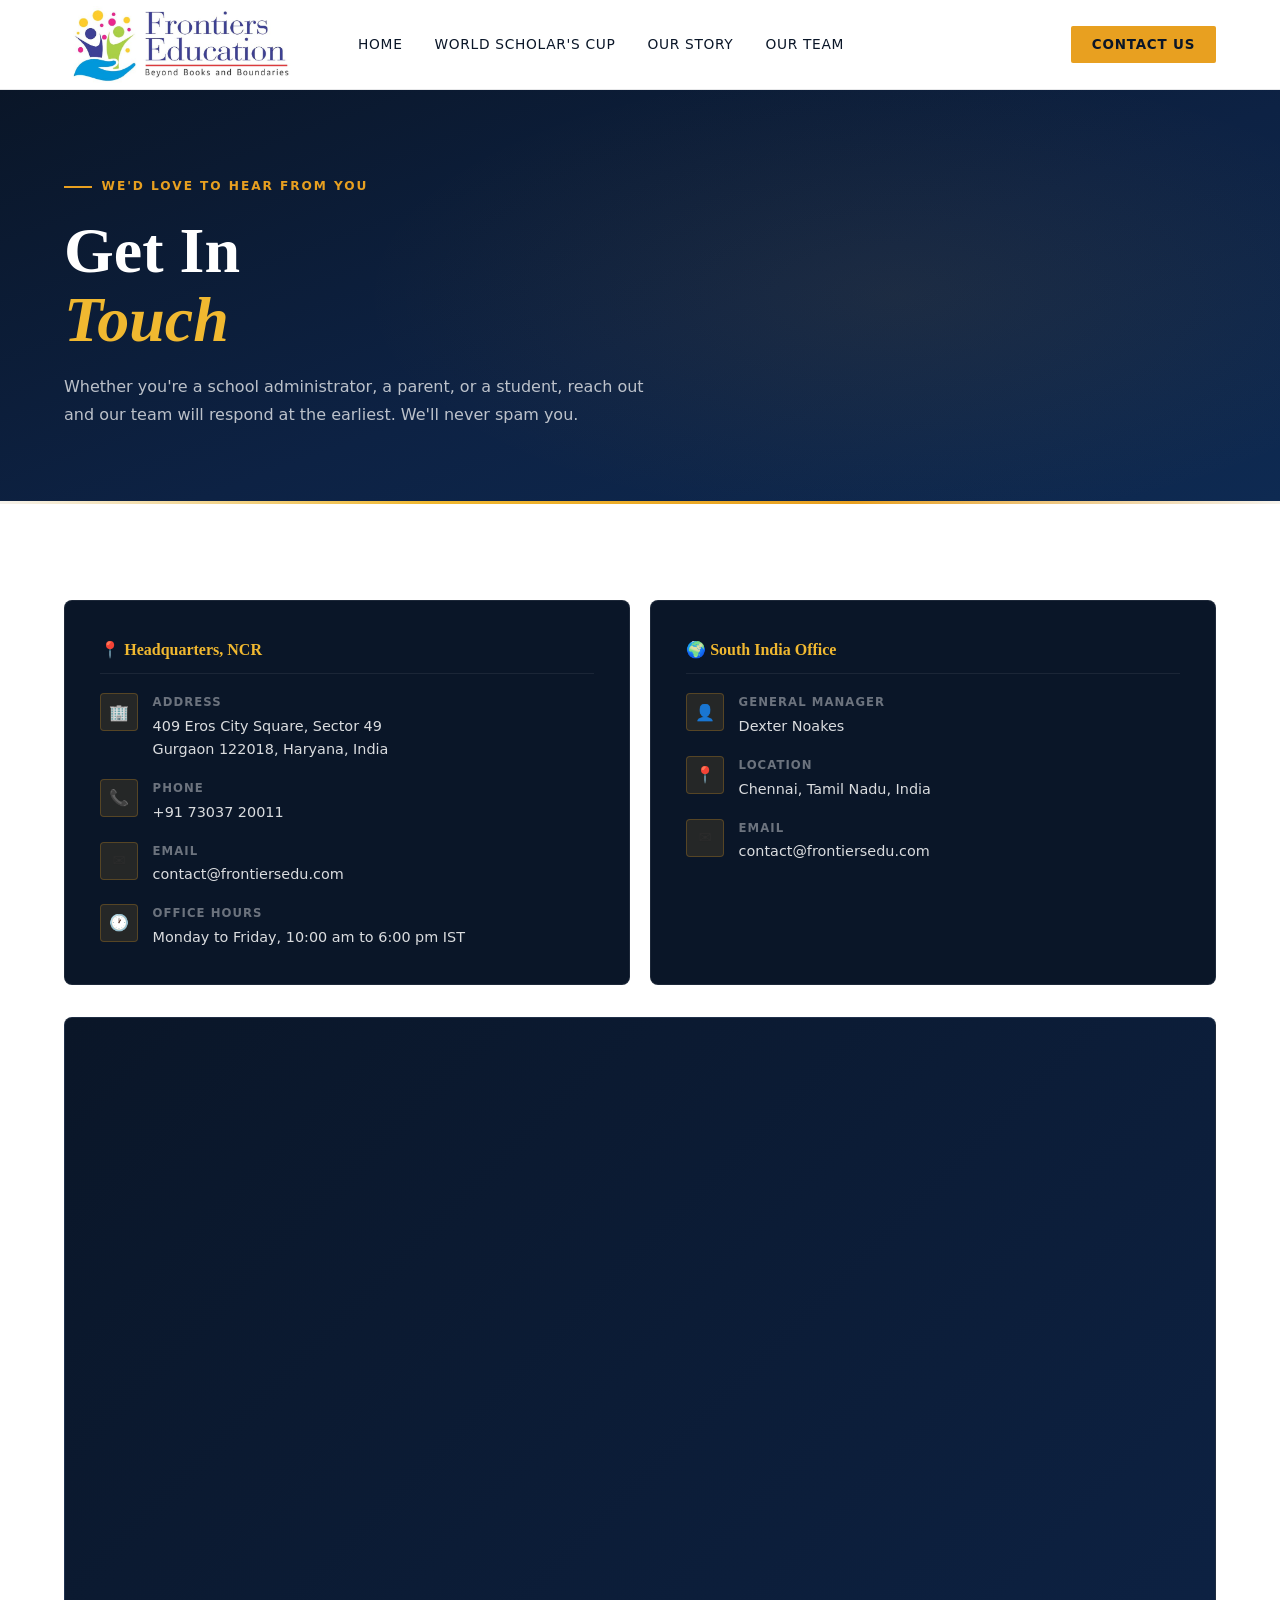
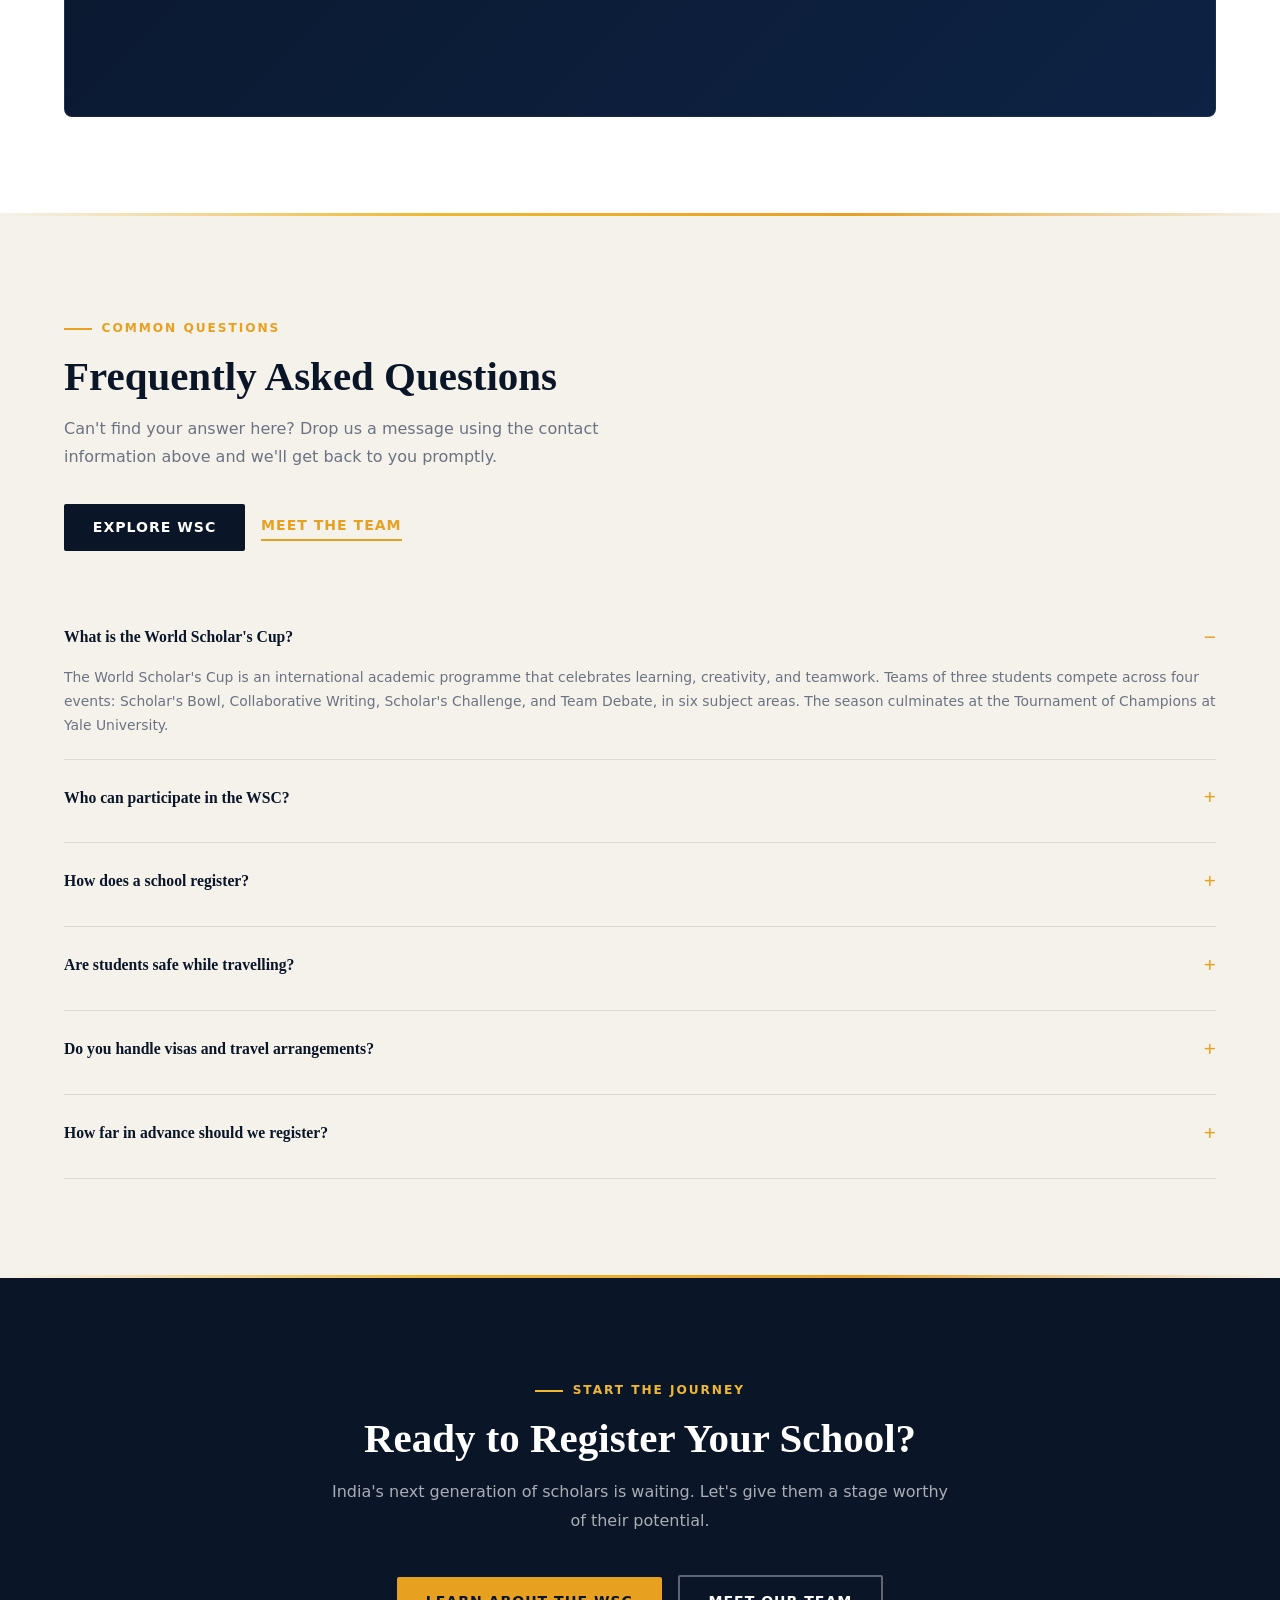
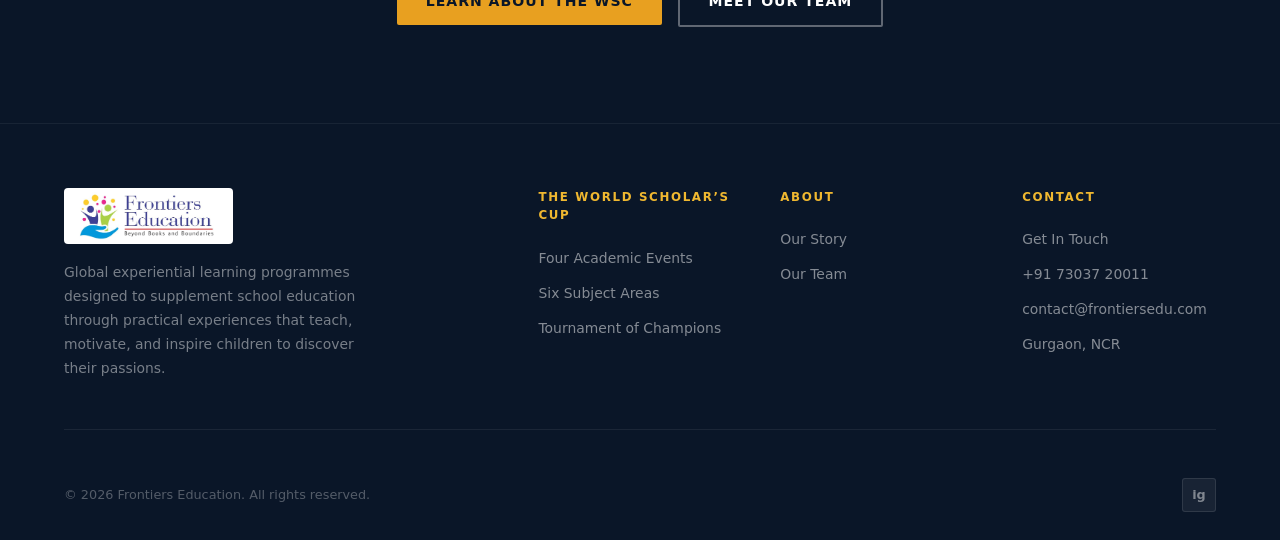
<file: contact.html>
<!DOCTYPE html>
<html lang="en">
<head>
<meta charset="UTF-8">
<!-- Google tag (gtag.js) -->
<script async src="https://www.googletagmanager.com/gtag/js?id=G-22DK0E7TPW"></script>
<script>
  window.dataLayer = window.dataLayer || [];
  function gtag(){dataLayer.push(arguments);}
  gtag('js', new Date());

  gtag('config', 'G-22DK0E7TPW');
</script>

<meta name="viewport" content="width=device-width, initial-scale=1.0">
<title>Contact Us | Frontiers Education</title>
<meta name="description" content="Get in touch with Frontiers Education to learn about the World Scholar's Cup and our programmes for school students across India.">
<link rel="stylesheet" href="assets/css/style.css">
<style>
.contact-layout { display: block; width: 100%; }

/* Contact Info Cards - 2 Column Layout */
.contact-info-wrapper {
  display: grid;
  grid-template-columns: 1fr 1fr;
  gap: 20px;
  margin-bottom: 2rem;
}

.contact-info-card {
  background: var(--navy);
  border-radius: 8px;
  padding: 2.2rem;
  border: 1px solid rgba(255,255,255,0.08);
}

.contact-info-card h4 {
  font-family: 'Playfair Display', serif;
  color: var(--gold);
  font-size: 1rem;
  font-weight: 700;
  margin-bottom: 1.2rem;
  padding-bottom: 0.7rem;
  border-bottom: 1px solid rgba(255,255,255,0.07);
}

.ci-row {
  display: flex;
  gap: 0.9rem;
  align-items: flex-start;
  margin-bottom: 1.1rem;
}

.ci-row:last-child {
  margin-bottom: 0;
}

.ci-icon {
  width: 38px;
  height: 38px;
  border-radius: 4px;
  flex-shrink: 0;
  background: rgba(232,160,32,0.12);
  border: 1px solid rgba(232,160,32,0.25);
  display: flex;
  align-items: center;
  justify-content: center;
  font-size: 1rem;
}

.ci-row h5 {
  font-size: 0.73rem;
  font-weight: 700;
  letter-spacing: 0.09em;
  text-transform: uppercase;
  color: rgba(255,255,255,0.4);
  margin-bottom: 0.2rem;
}

.ci-row p {
  font-size: 0.9rem;
  color: rgba(255,255,255,0.85);
}

.ci-row a {
  color: rgba(255,255,255,0.85);
  transition: color 0.2s;
}

.ci-row a:hover {
  color: var(--gold);
}

.map-placeholder {
  border-radius: 8px;
  overflow: hidden;
  height: 700px;
  background: linear-gradient(135deg, var(--navy) 0%, var(--blue) 100%);
  display: flex;
  flex-direction: column;
  align-items: center;
  justify-content: center;
  gap: 0.6rem;
  border: 1px solid rgba(255,255,255,0.08);
  margin-top: 2rem;
}

.map-placeholder .map-icon {
  font-size: 2rem;
}

.map-placeholder p {
  font-size: 0.82rem;
  color: rgba(255,255,255,0.45);
  text-align: center;
  line-height: 1.5;
}

.map-placeholder strong {
  color: rgba(255,255,255,0.7);
}

.faq-item {
  border-bottom: 1px solid var(--border);
  padding: 1.3rem 0;
}

.faq-item h5 {
  font-family: 'Playfair Display', serif;
  font-size: 0.98rem;
  font-weight: 700;
  color: var(--navy);
  margin-bottom: 0.5rem;
  cursor: pointer;
  display: flex;
  justify-content: space-between;
  align-items: center;
}

.faq-item h5::after {
  content: '+';
  color: var(--accent);
  font-family: 'DM Sans', sans-serif;
  font-weight: 300;
  font-size: 1.3rem;
}

.faq-item.open h5::after {
  content: '−';
}

.faq-answer {
  font-size: 0.87rem;
  color: var(--muted);
  line-height: 1.72;
  display: none;
  padding-top: 0.3rem;
}

.faq-item.open .faq-answer {
  display: block;
}

@media (max-width: 768px) {
  .contact-info-wrapper {
    grid-template-columns: 1fr;
    gap: 20px;
  }
}

@media (max-width: 900px) {
  .contact-layout { display: block; }
}
</style>
</head>
<body>

<nav class="nav">
  <a href="/" class="nav-logo">
    <img src="assets/images/frontier-logo.png" alt="Frontiers Education">
  </a>
  <ul class="nav-links">
    <li><a href="/">Home</a></li>
    <li><a href="world-scholars-cup.html">World Scholar's Cup</a></li>
    <li><a href="about.html">Our Story</a></li>
    <li><a href="team.html">Our Team</a></li>
  </ul>
  <a href="contact.html" class="nav-cta">Contact Us</a>
  <div class="nav-hamburger"><span></span><span></span><span></span></div>
</nav>

<!-- ✅ FIX 1: was "/nav>" — corrected to "</nav>" -->
<nav class="mobile-nav">
  <a href="/">Home</a>
  <a href="world-scholars-cup.html">World Scholar's Cup</a>
  <a href="about.html">Our Story</a>
  <a href="team.html">Our Team</a>
  <a href="contact.html" class="m-cta">Contact Us</a>
</nav>

<div class="page-wrap">

<!-- ═══ HERO ═══ -->
<div class="page-hero">
  <div class="page-hero-inner">
    <div class="section-tag">We'd Love to Hear From You</div>
    <h1>Get In<br><em>Touch</em></h1>
    <p>Whether you're a school administrator, a parent, or a student, reach out and our team will respond at the earliest. We'll never spam you.</p>
  </div>
</div>

<div class="divider"></div>

<!-- ═══ CONTACT MAIN ═══ -->
<section class="section section--white">
  <div class="contact-layout">
    <div class="reveal">

      <!-- 2 Column Cards -->
      <div class="contact-info-wrapper">
        <div class="contact-info-card">
          <h4>📍 Headquarters, NCR</h4>
          <div class="ci-row">
            <div class="ci-icon">🏢</div>
            <div>
              <h5>Address</h5>
              <p>409 Eros City Square, Sector 49<br>Gurgaon 122018, Haryana, India</p>
            </div>
          </div>
          <div class="ci-row">
            <div class="ci-icon">📞</div>
            <div>
              <h5>Phone</h5>
              <p><a href="tel:+917303720011">+91 73037 20011</a></p>
            </div>
          </div>
          <div class="ci-row">
            <div class="ci-icon">✉️</div>
            <div>
              <h5>Email</h5>
              <p><a href="mailto:contact@frontiersedu.com">contact@frontiersedu.com</a></p>
            </div>
          </div>
          <div class="ci-row">
            <div class="ci-icon">🕐</div>
            <div>
              <h5>Office Hours</h5>
              <p>Monday to Friday, 10:00 am to 6:00 pm IST</p>
            </div>
          </div>
        </div>

        <div class="contact-info-card">
          <h4>🌍 South India Office</h4>
          <div class="ci-row">
            <div class="ci-icon">👤</div>
            <div>
              <h5>General Manager</h5>
              <p>Dexter Noakes</p>
            </div>
          </div>
          <div class="ci-row">
            <div class="ci-icon">📍</div>
            <div>
              <h5>Location</h5>
              <p>Chennai, Tamil Nadu, India</p>
            </div>
          </div>
          <div class="ci-row">
            <div class="ci-icon">✉️</div>
            <div>
              <h5>Email</h5>
              <p><a href="mailto:contact@frontiersedu.com">contact@frontiersedu.com</a></p>
            </div>
          </div>
        </div>
      </div>

      <!-- Map — Full Width Below Cards -->
      <div class="map-placeholder">
        <iframe
          src="https://www.google.com/maps/embed?pb=!1m18!1m12!1m3!1d3509.224686199459!2d77.0528011745009!3d28.412476394041505!2m3!1f0!2f0!3f0!3m2!1i1024!2i768!4f13.1!3m3!1m2!1s0x390d22626d58c223%3A0x73ccb7811917d8d!2sEros%20City%20Square!5e0!3m2!1sen!2sin!4v1780908504350!5m2!1sen!2sin"
          width="100%"
          height="100%"
          style="border:0; display:block;"
          allowfullscreen=""
          loading="lazy"
          referrerpolicy="no-referrer-when-downgrade">
        </iframe>
      </div>

    </div>
  </div>
</section>

<div class="divider"></div>

<!-- ═══ FAQ ═══ -->
<section class="section section--light">
  <div style="display:block; width:100%">
    <div class="reveal">
      <div class="section-tag">Common Questions</div>
      <h2 class="section-title">Frequently Asked Questions</h2>
      <p class="section-sub">Can't find your answer here? Drop us a message using the contact information above and we'll get back to you promptly.</p>
      <div class="btn-row" style="margin-top:2rem">
        <a href="world-scholars-cup.html" class="btn btn-dark">Explore WSC</a>
        <a href="team.html" class="arrow-link">Meet the Team</a>
      </div>
    </div>
    <div class="reveal" style="transition-delay:0.15s; margin-top:3rem;">
      <div class="faq-item open">
        <h5>What is the World Scholar's Cup?</h5>
        <div class="faq-answer">The World Scholar's Cup is an international academic programme that celebrates learning, creativity, and teamwork. Teams of three students compete across four events: Scholar's Bowl, Collaborative Writing, Scholar's Challenge, and Team Debate, in six subject areas. The season culminates at the Tournament of Champions at Yale University.</div>
      </div>
      <div class="faq-item">
        <h5>Who can participate in the WSC?</h5>
        <div class="faq-answer">The WSC is open to school students in two divisions: Juniors (Ages 11 to 14) and Seniors (Ages 15 to 18). No prior experience is needed. Two-thirds of WSC participants have never debated before. Every student can find their strength.</div>
      </div>
      <div class="faq-item">
        <h5>How does a school register?</h5>
        <div class="faq-answer">Schools register through Frontiers Education, India's exclusive WSC partner. Contact us using the information above or call us directly. We will guide you through the registration process, prepare students with study materials, and handle all logistics for the regional round and global events.</div>
      </div>
      <div class="faq-item">
        <h5>Are students safe while travelling?</h5>
        <div class="faq-answer">Student safety is our highest priority. All programmes include dedicated tour directors, 24/7 emergency support, comprehensive travel insurance, and rigorous pre-trip safety briefings. We have operated student travel programmes for over a decade with an excellent safety record.</div>
      </div>
      <div class="faq-item">
        <h5>Do you handle visas and travel arrangements?</h5>
        <div class="faq-answer">Yes, we handle everything. Frontiers Education takes care of visa documentation, flight bookings, hotel accommodation, local transport, meals, and attraction tickets. Parents and students simply focus on preparing for and enjoying the experience.</div>
      </div>
      <div class="faq-item">
        <h5>How far in advance should we register?</h5>
        <div class="faq-answer">We recommend registering as early as possible, ideally 3 to 4 months before the regional round, to allow sufficient preparation time and ensure availability. Popular regional rounds fill up quickly. Contact us and we'll let you know the next available dates.</div>
      </div>
    </div>
  </div>
</section>

<div class="divider"></div>

<!-- ═══ CTA STRIP ═══ -->
<section class="section section--dark" style="text-align:center">
  <div class="reveal">
    <div class="section-tag section-tag--light" style="justify-content:center">Start the Journey</div>
    <h2 class="section-title section-title--light" style="margin-bottom:1rem">Ready to Register Your School?</h2>
    <p class="section-sub section-sub--light" style="margin:0 auto 2.5rem">India's next generation of scholars is waiting. Let's give them a stage worthy of their potential.</p>
    <div class="btn-row" style="justify-content:center">
      <a href="world-scholars-cup.html" class="btn btn-primary">Learn About the WSC</a>
      <a href="team.html" class="btn btn-outline">Meet Our Team</a>
    </div>
  </div>
</section>

<!-- ═══ FOOTER ═══ -->
<footer>
  <div class="footer-grid">
    <div class="footer-brand">
      <img src="assets/images/frontier-logo.png" alt="Frontiers Education Logo">
      <p>Global experiential learning programmes designed to supplement school education through practical experiences that teach, motivate, and inspire children to discover their passions.</p>
    </div>
    <div class="footer-col">
      <h5>The World Scholar’s Cup</h5>
      <ul>
        <li><a href="world-scholars-cup.html#events">Four Academic Events</a></li>
        <li><a href="world-scholars-cup.html#subjects">Six Subject Areas</a></li>
        <li><a href="world-scholars-cup.html#toc">Tournament of Champions</a></li>
      </ul>
    </div>
    <div class="footer-col">
      <h5>About</h5>
      <ul>
        <li><a href="about.html">Our Story</a></li>
        <li><a href="team.html">Our Team</a></li>
      </ul>
    </div>
    <div class="footer-col">
      <h5>Contact</h5>
      <ul>
        <li><a href="contact.html">Get In Touch</a></li>
        <li><a href="tel:+917303720011">+91 73037 20011</a></li>
        <li><a href="mailto:contact@frontiersedu.com">contact@frontiersedu.com</a></li>
        <li><a href="contact.html">Gurgaon, NCR</a></li>
      </ul>
    </div>
  </div>
  <div class="footer-bottom">
    <p>© 2026 Frontiers Education. All rights reserved.</p>
    <div class="social-links"><a href="https://www.instagram.com/wscind" target="_blank" rel="noopener" title="Instagram">ig</a></div>
  </div>
</footer>

</div><!-- ✅ FIX 2: closing </div> for page-wrap restored here -->

<script src="assets/js/main.js"></script>
<script>
// FAQ accordion
document.querySelectorAll('.faq-item h5').forEach(h => {
  h.addEventListener('click', () => {
    const item = h.parentElement;
    const wasOpen = item.classList.contains('open');
    document.querySelectorAll('.faq-item').forEach(i => i.classList.remove('open'));
    if (!wasOpen) item.classList.add('open');
  });
});
</script>

</body>
</html>
</file>
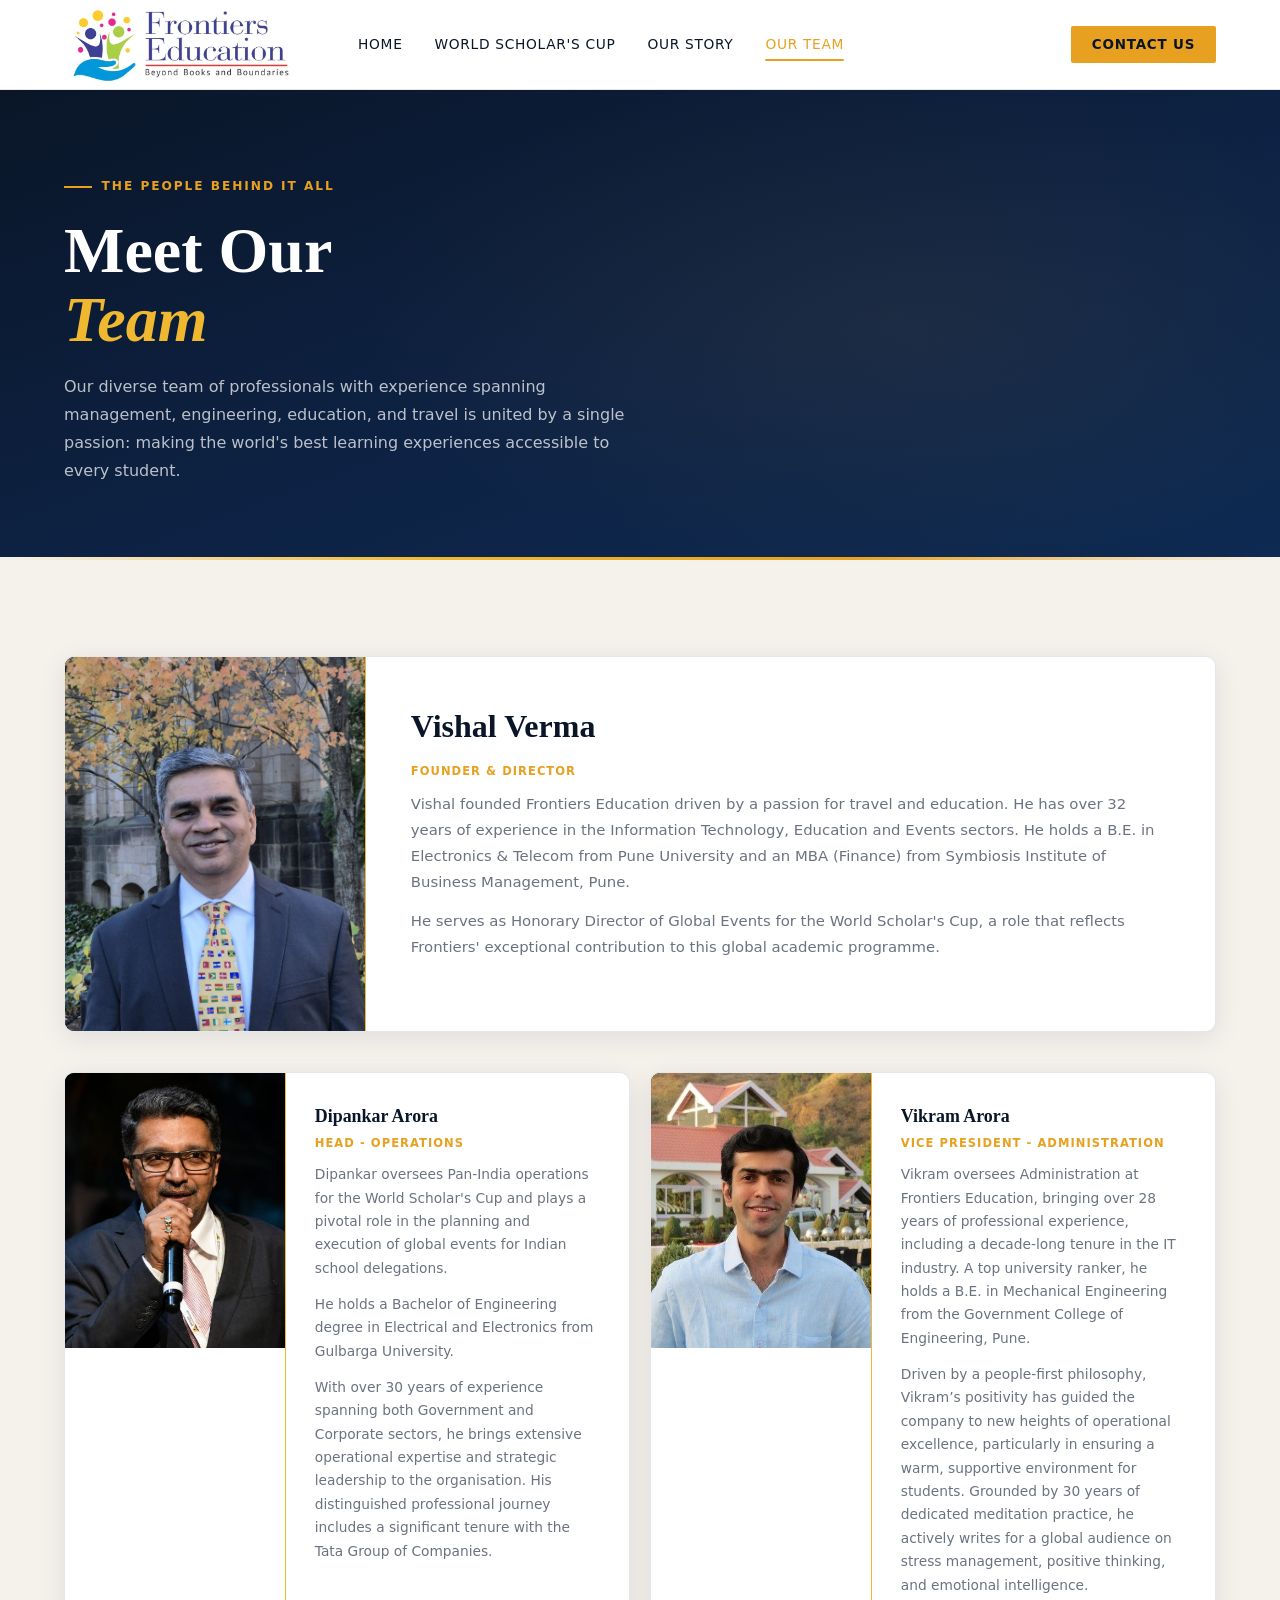
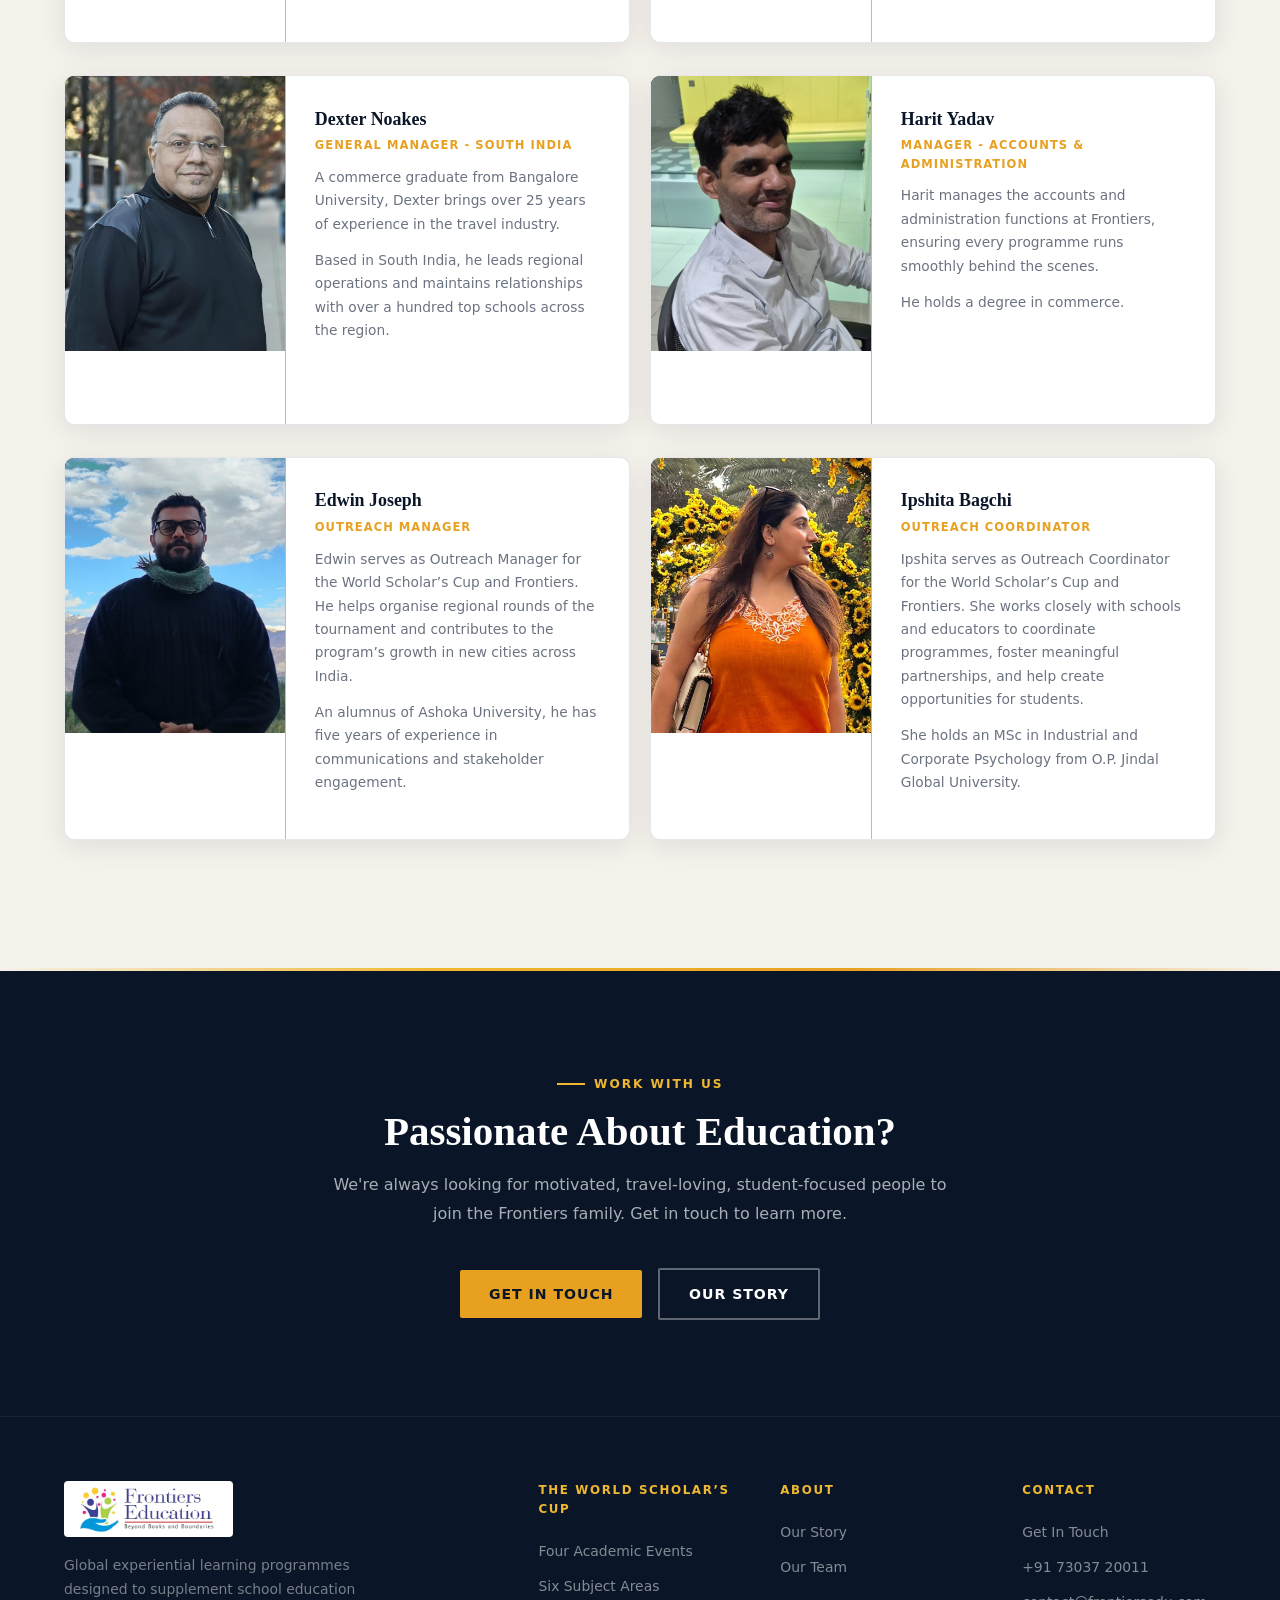
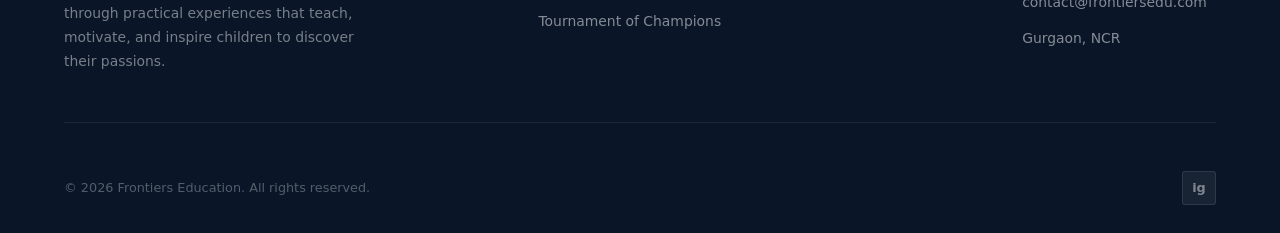
<file: team.html>
<!DOCTYPE html>
<html lang="en">
<head>
<meta charset="UTF-8">
<!-- Google tag (gtag.js) -->
<script async src="https://www.googletagmanager.com/gtag/js?id=G-22DK0E7TPW"></script>
<script>
  window.dataLayer = window.dataLayer || [];
  function gtag(){dataLayer.push(arguments);}
  gtag('js', new Date());

  gtag('config', 'G-22DK0E7TPW');
</script>

<meta name="viewport" content="width=device-width, initial-scale=1.0">
<title>Our Team | Frontiers Education</title>
<meta name="description" content="Meet the dedicated team at Frontiers Education who make world-class learning experiences possible for thousands of Indian students every year.">
<link rel="stylesheet" href="assets/css/style.css">
<style>

/* ══ FOUNDER CARD ══ */
.founder-card {
  display: grid;
  grid-template-columns: 300px 1fr;
  background: var(--white);
  border: 1px solid var(--border);
  border-radius: 10px;
  overflow: hidden;
  margin-bottom: 2.5rem;
  box-shadow: 0 6px 28px rgba(10,22,40,0.09);
  transition: box-shadow 0.3s;
}
.founder-card:hover { box-shadow: 0 12px 48px rgba(10,22,40,0.14); }
.founder-photo {
  position: relative; overflow: hidden;
  background: linear-gradient(165deg, var(--navy) 0%, #1a3a6e 100%);
  min-height: 340px;
}
.founder-photo img {
  width: 100%; height: 100%;
  object-fit: cover; object-position: top;
  display: block;
}
.founder-placeholder {
  width: 100%; height: 100%; min-height: 340px;
  display: flex; flex-direction: column;
  align-items: center; justify-content: center; gap: 0.6rem;
}
.founder-placeholder .fi { font-family: 'Playfair Display', serif; font-size: 3.2rem; font-weight: 900; color: var(--gold); opacity: 0.7; }
.founder-placeholder .fn { font-size: 0.72rem; color: rgba(255,255,255,0.35); letter-spacing: 0.1em; text-transform: uppercase; }
.founder-info {
  padding: 2.5rem 2.8rem;
  display: flex; flex-direction: column; justify-content: center;
  border-left: 1px solid var(--gold);
}
.founder-info .role-tag {
  font-size: 0.73rem; font-weight: 700; letter-spacing: 0.14em;
  text-transform: uppercase; color: var(--accent); margin-bottom: 0.5rem;
}
.founder-info h2 {
  font-family: 'Playfair Display', serif;
  font-size: 2rem; font-weight: 900; color: var(--navy);
  margin-bottom: 1.1rem; line-height: 1.1;
}
.founder-info p {
  font-size: 0.93rem; color: var(--muted); line-height: 1.75; margin-bottom: 0.8rem;
}
.founder-info p:last-of-type { margin-bottom: 1.2rem; }
.founder-tags { display: flex; flex-wrap: wrap; gap: 0.5rem; }
.founder-tags span {
  background: var(--light); border: 1px solid var(--border);
  font-size: 0.75rem; font-weight: 600; color: var(--navy);
  padding: 0.3rem 0.75rem; border-radius: 2px;
}

/* ══ TEAM STRIPS — 2-col: photo+text | photo+text ══ */
.team-row {
  display: grid;
  grid-template-columns: 1fr 1fr;
  gap: 20px;
  margin-bottom: 2rem;
}

.team-member-card {
  display: grid;
  grid-template-columns: 220px 1fr;
  background: var(--white);
  border: 1px solid var(--border);
  border-radius: 10px;
  overflow: hidden;
  box-shadow: 0 6px 28px rgba(10,22,40,0.09);
  transition: box-shadow 0.3s;
  height: 100%;
}

.team-member-card:hover { 
  box-shadow: 0 12px 48px rgba(10,22,40,0.14); 
}

.team-photo {
  position: relative; 
  overflow: hidden;
  background: linear-gradient(165deg, var(--navy) 0%, #1a3a6e 100%);
  aspect-ratio: 4 / 5;
}

.team-photo img {
  width: 100%; 
  height: 100%;
  object-fit: cover; 
  object-position: center top;
  display: block;
  transition: transform 0.5s;
}

.team-member-card:hover .team-photo img { 
  transform: scale(1.04); 
}

.team-placeholder {
  width: 100%; 
  height: 100%;
  display: flex; 
  flex-direction: column;
  align-items: center; 
  justify-content: center; 
  gap: 0.5rem;
}

.team-placeholder .ti { 
  font-family: 'Playfair Display', serif; 
  font-size: 2.2rem; 
  font-weight: 900; 
  color: var(--gold); 
  opacity: 0.65; 
}

.team-placeholder .tn { 
  font-size: 0.68rem; 
  color: rgba(255,255,255,0.3); 
  letter-spacing: 0.09em; 
  text-transform: uppercase; 
}

.team-info {
  padding: 1.8rem 1.8rem;
  display: flex; 
  flex-direction: column; 
  justify-content: flex-start;
  border-left: 1px solid var(--gold);
}

.team-info h3 {
  font-family: 'Playfair Display', serif;
  font-size: 1.12rem; 
  font-weight: 700; 
  color: var(--navy); 
  margin-bottom: 0.2rem;
}

.team-role {
  display: block; 
  font-size: 0.72rem; 
  font-weight: 700;
  letter-spacing: 0.09em; 
  text-transform: uppercase;
  color: var(--accent); 
  margin-bottom: 0.7rem;
}

.team-info p { 
  font-size: 0.86rem; 
  color: var(--muted); 
  line-height: 1.7; 
  margin-bottom: 0.8rem; 
}

.team-info p:last-of-type {
  margin-bottom: 1rem;
}

.team-tags { 
  display: flex; 
  flex-wrap: wrap; 
  gap: 0.4rem; 
  margin-top: auto;
}

.team-tags span {
  background: var(--light); 
  border: 1px solid var(--border);
  font-size: 0.72rem; 
  font-weight: 600; 
  color: var(--muted);
  padding: 0.25rem 0.6rem; 
  border-radius: 2px;
}

/* ══ RESPONSIVE ══ */
@media (max-width: 1000px) {
  .team-member-card { grid-template-columns: 180px 1fr; }
}

@media (max-width: 760px) {
  .founder-card { grid-template-columns: 1fr; }
  .founder-photo { min-height: 220px; }
  .founder-placeholder { min-height: 220px; }
  
  .team-row {
    grid-template-columns: 1fr;
    gap: 20px;
  }
  
  .team-member-card { 
    grid-template-columns: 140px 1fr;
    height: auto;
  }
}

@media (max-width: 520px) {
  .team-row { grid-template-columns: 1fr; }
  
  .team-member-card { 
    grid-template-columns: 1fr;
    height: auto;
  }
  
  .team-photo { 
    aspect-ratio: 4/5; 
  }
  
  .team-info { padding: 1.5rem; }
  .founder-info { padding: 1.5rem; }
}
</style>
</head>
<body>

<nav class="nav">
  <a href="/" class="nav-logo">
    <img src="assets/images/frontier-logo.png" alt="Frontiers Education">
  </a>
  <ul class="nav-links">
    <li><a href="/">Home</a></li>
    <li><a href="world-scholars-cup.html">World Scholar's Cup</a></li>
    <li><a href="about.html">Our Story</a></li>
    <li><a href="team.html" class="active">Our Team</a></li>
  </ul>
      <a href="contact.html" class="nav-cta">Contact Us</a>

  <div class="nav-hamburger"><span></span><span></span><span></span></div>
</nav>

<nav class="mobile-nav">
  <a href="/">Home</a>
  <a href="world-scholars-cup.html">World Scholar's Cup</a>
  <a href="about.html">Our Story</a>
  <a href="team.html">Our Team</a>
  <a href="contact.html" class="m-cta">Contact Us</a>
</nav>

<div class="page-wrap">

<!-- HERO -->
<div class="page-hero">
  <div class="page-hero-inner">
    <div class="section-tag">The People Behind It All</div>
    <h1>Meet Our<br><em>Team</em></h1>
    <p>Our diverse team of professionals with experience spanning management, engineering, education, and travel is united by a single passion: making the world's best learning experiences accessible to every student.</p>
  </div>
</div>

<div class="divider"></div>

<!-- TEAM SECTION -->
<section class="section section--light">

  <!-- ══ VISHAL VERMA — FOUNDER (full-width featured) ══ -->
  <div class="founder-card reveal">
    <div class="founder-photo">
      <img src="assets/images/vishal-verma.jpg" alt="Vishal Verma" style="width:100%;height:100%;object-fit:cover;object-position:center top;display:block;">
    </div>
    <div class="founder-info">
      <h2>Vishal Verma</h2>
      <span class="team-role">Founder &amp; Director</span>
      <p>Vishal founded Frontiers Education driven by a passion for travel and education. He has over 32 years of experience in the Information Technology, Education and Events sectors. He holds a B.E. in Electronics &amp; Telecom from Pune University and an MBA (Finance) from Symbiosis Institute of Business Management, Pune.</p>
      <p>He serves as Honorary Director of Global Events for the World Scholar's Cup, a role that reflects Frontiers' exceptional contribution to this global academic programme.</p>
    </div>
  </div>

  <!-- ══ ROW 1: Dipankar | Vikram ══ -->
  <div class="team-row reveal">

    <!-- Dipankar Card -->
    <div class="team-member-card">
      <div class="team-photo">
        <img src="assets/images/Dipankar.jpeg" alt="Dipankar Arora" style="width:100%;height:100%;object-fit:cover;object-position:center top;display:block;">
      </div>
      <div class="team-info">
        <h3>Dipankar Arora</h3>
        <span class="team-role">Head - Operations</span>
        <p>Dipankar oversees Pan-India operations for the World Scholar's Cup and plays a pivotal role in the planning and execution of global events for Indian school delegations.</p>
        <p>He holds a Bachelor of Engineering degree in Electrical and Electronics from Gulbarga University.</p>
        <p>With over 30 years of experience spanning both Government and Corporate sectors, he brings extensive operational expertise and strategic leadership to the organisation. His distinguished professional journey includes a significant tenure with the Tata Group of Companies.</p>
      </div>
    </div>

    <!-- Vikram Card -->
    <div class="team-member-card">
      <div class="team-photo">
        <img src="assets/images/vikram-arora.jpg" alt="Vikram Arora" style="width:100%;height:100%;object-fit:cover;object-position:center top;display:block;">
      </div>
      <div class="team-info">
        <h3>Vikram Arora</h3>
        <span class="team-role">Vice President - Administration</span>
<p>Vikram oversees Administration at Frontiers Education, bringing over 28 years of professional experience, including a decade-long tenure in the IT industry. A top university ranker, he holds a B.E. in Mechanical Engineering from the Government College of Engineering, Pune.</p>

<p>Driven by a people-first philosophy, Vikram’s  positivity has guided the company to new heights of operational excellence, particularly in ensuring a warm, supportive environment for students. Grounded by 30 years of dedicated meditation practice, he actively writes for a global audience on stress management, positive thinking, and emotional intelligence.</p> 
      </div>
    </div>
  </div><!-- /row 1 -->

  <!-- ══ ROW 2: Dexter | Harit ══ -->
  <div class="team-row reveal" style="transition-delay:0.08s">

    <!-- Dexter Card -->
    <div class="team-member-card">
      <div class="team-photo">
        <img src="assets/images/Dexter.jpeg" alt="Dexter Noakes" style="width:100%;height:100%;object-fit:cover;object-position:center top;display:block;">
      </div>
      <div class="team-info">
        <h3>Dexter Noakes</h3>
        <span class="team-role">General Manager - South India</span>
        <p>A commerce graduate from Bangalore University, Dexter brings over 25 years of experience in the travel industry.</p> 
		<p>Based in South India, he leads regional operations and maintains relationships with over a hundred top schools across the region.</p>
    <p>&nbsp;</p>
      </div>
    </div>

    <!-- Harit Card -->
    <div class="team-member-card">
      <div class="team-photo">
        <img src="assets/images/harit-yadav.jpg" alt="Harit Yadav" style="width:100%;height:100%;object-fit:cover;object-position:center top;display:block;">
      </div>
      <div class="team-info">
        <h3>Harit Yadav</h3>
        <span class="team-role">Manager - Accounts &amp; Administration</span>
        <p>Harit manages the accounts and administration functions at Frontiers, ensuring every programme runs smoothly behind the scenes.</p> 
		<p>He holds a degree in commerce.</p>
      </div>
    </div>

  </div><!-- /row 2 -->

  <!-- ══ ROW 3: Edwin | Ipshita ══ -->
  <div class="team-row reveal" style="transition-delay:0.16s">

    <!-- Edwin Card -->
    <div class="team-member-card">
      <div class="team-photo">
        <img src="assets/images/edwin-joseph.jpg" alt="Edwin Joseph" style="width:100%;height:100%;object-fit:cover;object-position:center top;display:block;">
      </div>
      <div class="team-info">
        <h3>Edwin Joseph</h3>
        <span class="team-role">Outreach Manager</span>
        <p>Edwin serves as Outreach Manager for the World Scholar’s Cup and Frontiers. He helps organise regional rounds of the tournament and contributes to the program’s growth in new cities across India.</p>
        <p>An alumnus of Ashoka University, he has five years of experience in communications and stakeholder engagement.</p> 
      </div>
    </div>

    <!-- Ipshita Card -->
    <div class="team-member-card">
      <div class="team-photo">
        <img src="assets/images/ipshita-bagchi.jpg" alt="Ipshita Bagchi" style="width:100%;height:100%;object-fit:cover;object-position:center top;display:block;">
      </div>
      <div class="team-info">
        <h3>Ipshita Bagchi</h3>
        <span class="team-role">Outreach Coordinator</span>
        <p>Ipshita serves as Outreach Coordinator for the World Scholar’s Cup and Frontiers. She works closely with schools and educators to coordinate programmes, foster meaningful partnerships, and help create opportunities for students.</p>
        <p>She holds an MSc in Industrial and Corporate Psychology from O.P. Jindal Global University.</p>
      </div>
    </div>

  </div><!-- /row 3 -->

</section>

<div class="divider"></div>

<!-- JOIN THE TEAM CTA -->
<section class="section section--dark" style="text-align:center">
  <div class="reveal">
    <div class="section-tag section-tag--light" style="justify-content:center">Work With Us</div>
    <h2 class="section-title section-title--light" style="margin-bottom:1rem">Passionate About Education?</h2>
    <p class="section-sub section-sub--light" style="margin:0 auto 2.5rem">We're always looking for motivated, travel-loving, student-focused people to join the Frontiers family. Get in touch to learn more.</p>
    <div class="btn-row" style="justify-content:center">
      <a href="contact.html" class="btn btn-primary">Get In Touch</a>
      <a href="about.html" class="btn btn-outline">Our Story</a>
    </div>
  </div>
</section>

<!-- ═══ FOOTER ═══ -->
<footer>
  <div class="footer-grid">
    <div class="footer-brand">
      <img src="assets/images/frontier-logo.png" alt="Frontiers Education Logo">
      <p>Global experiential learning programmes designed to supplement school education through practical experiences that teach, motivate, and inspire children to discover their passions.</p>
    </div>
    <div class="footer-col">
      <h5>The World Scholar’s Cup</h5>
      <ul>
        <li><a href="world-scholars-cup.html#events">Four Academic Events</a></li>
        <li><a href="world-scholars-cup.html#subjects">Six Subject Areas</a></li>
        <li><a href="world-scholars-cup.html#toc">Tournament of Champions</a></li>
      </ul>
    </div>
    <div class="footer-col">
      <h5>About</h5>
      <ul>
        <li><a href="about.html">Our Story</a></li>
        <li><a href="team.html">Our Team</a></li>
      </ul>
    </div>
    <div class="footer-col">
      <h5>Contact</h5>
      <ul>
        <li><a href="contact.html">Get In Touch</a></li>
        <li><a href="tel:+917303720011">+91 73037 20011</a></li>
        <li><a href="mailto:contact@frontiersedu.com">contact@frontiersedu.com</a></li>
        <li><a href="contact.html">Gurgaon, NCR</a></li>
      </ul>
    </div>
  </div>
  <div class="footer-bottom">
    <p>© 2026 Frontiers Education. All rights reserved.</p>
    <div class="social-links"><a href="https://www.instagram.com/wscind" target="_blank" rel="noopener" title="Instagram">ig</a></div>
  </div>
</footer>

</div><!-- /page-wrap -->
<script src="assets/js/main.js"></script>
</body>
</html>
</file>
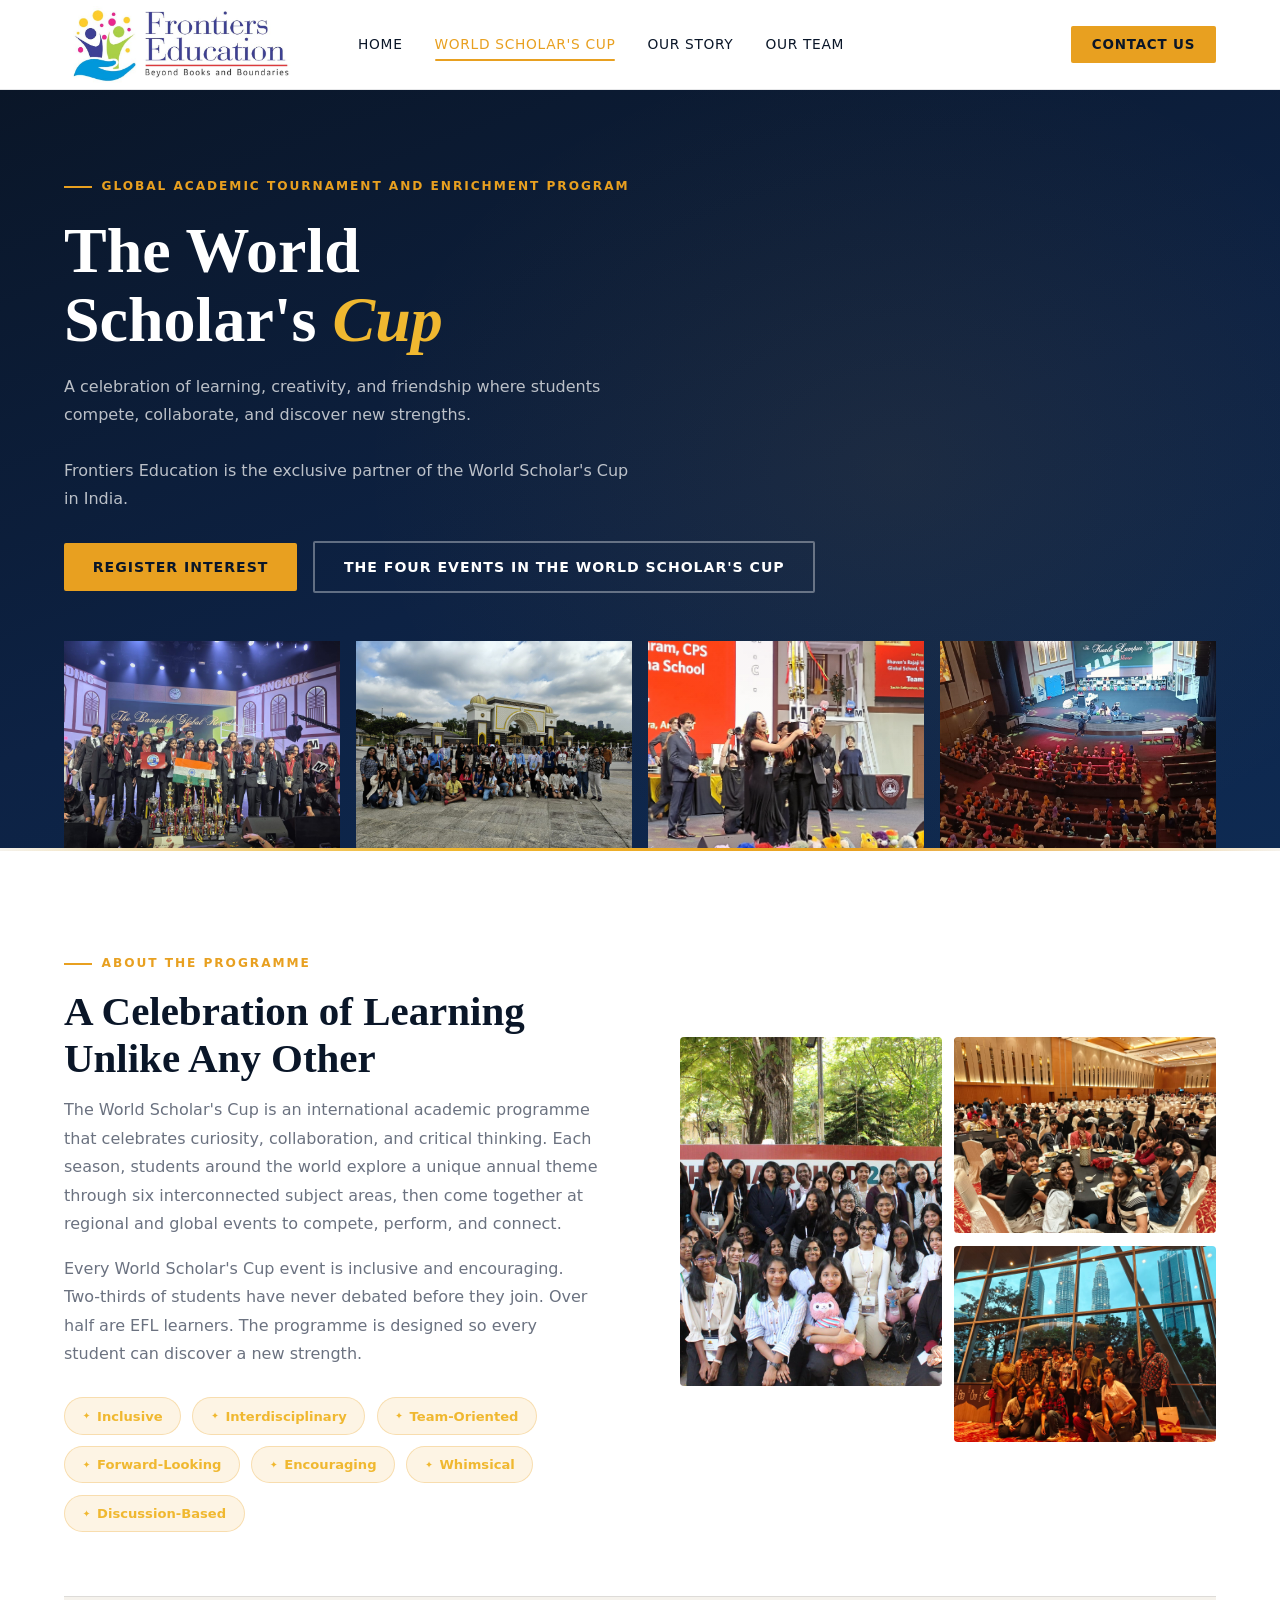
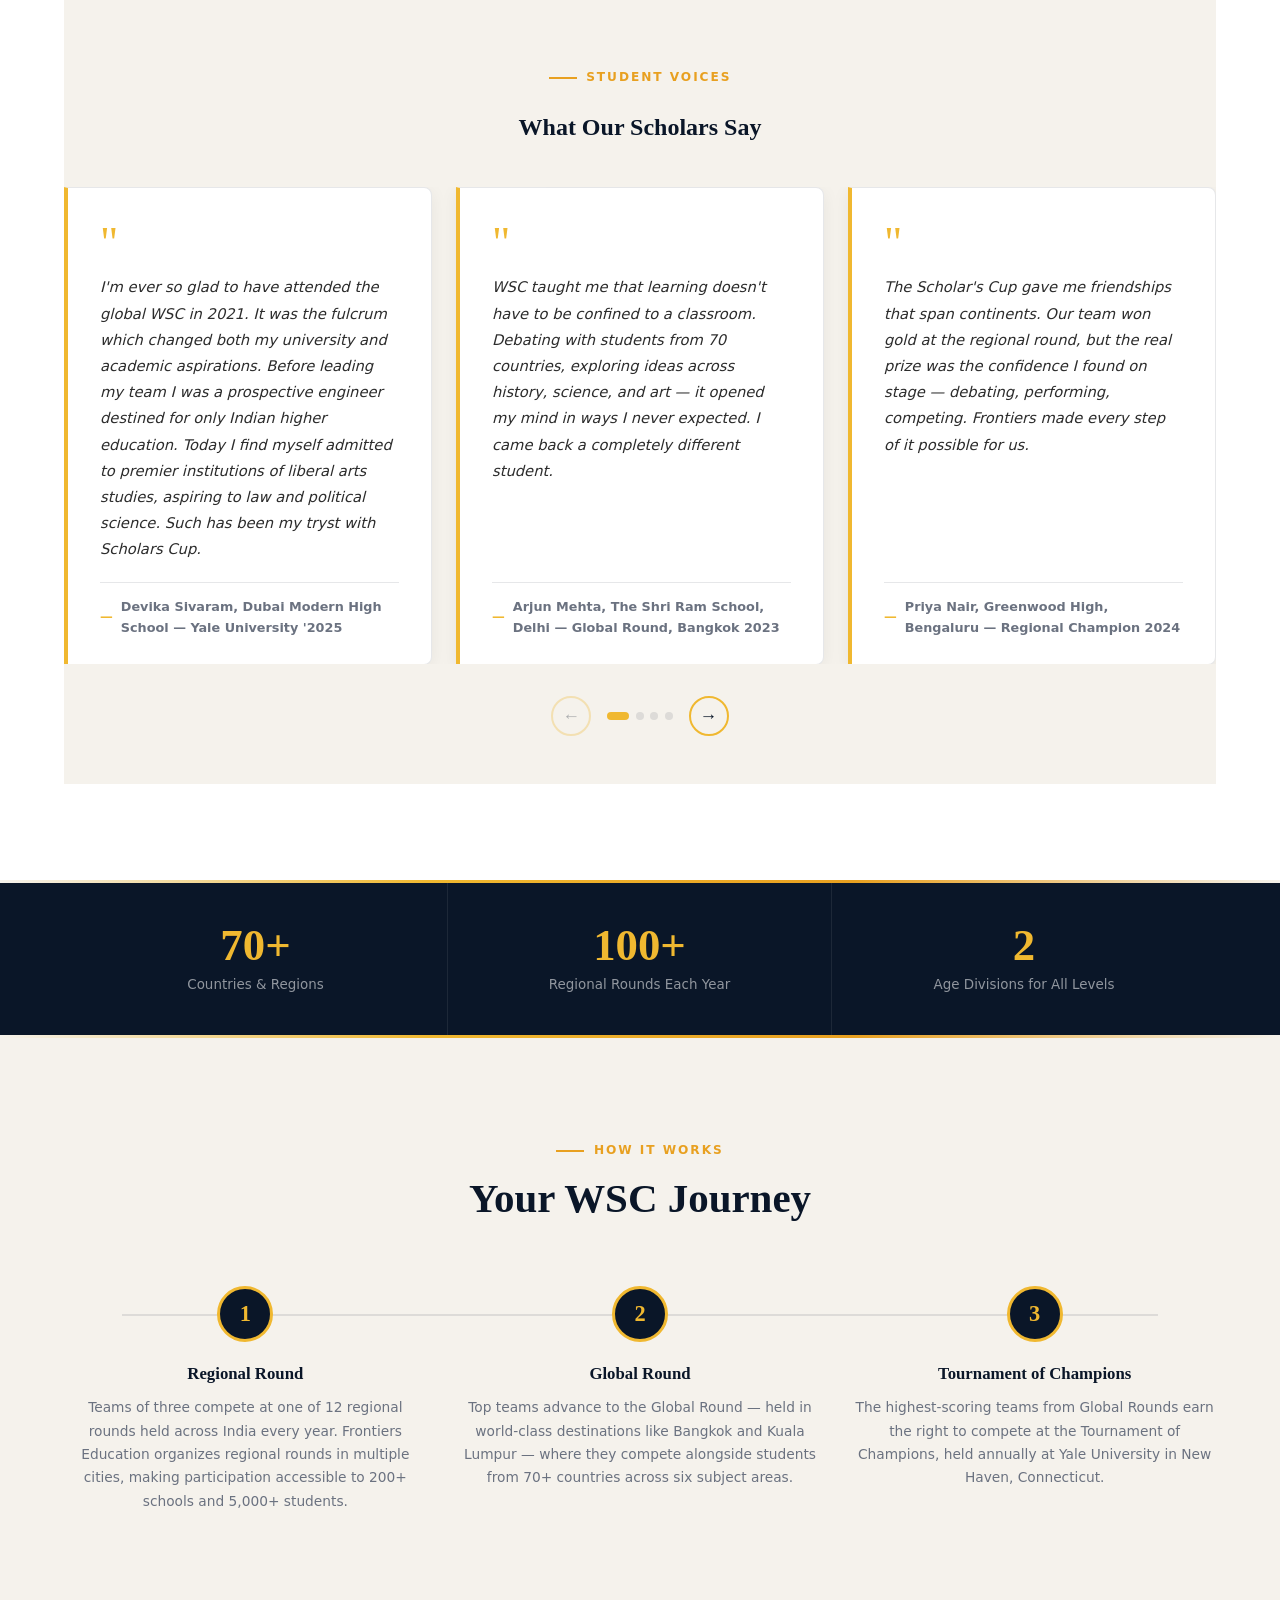
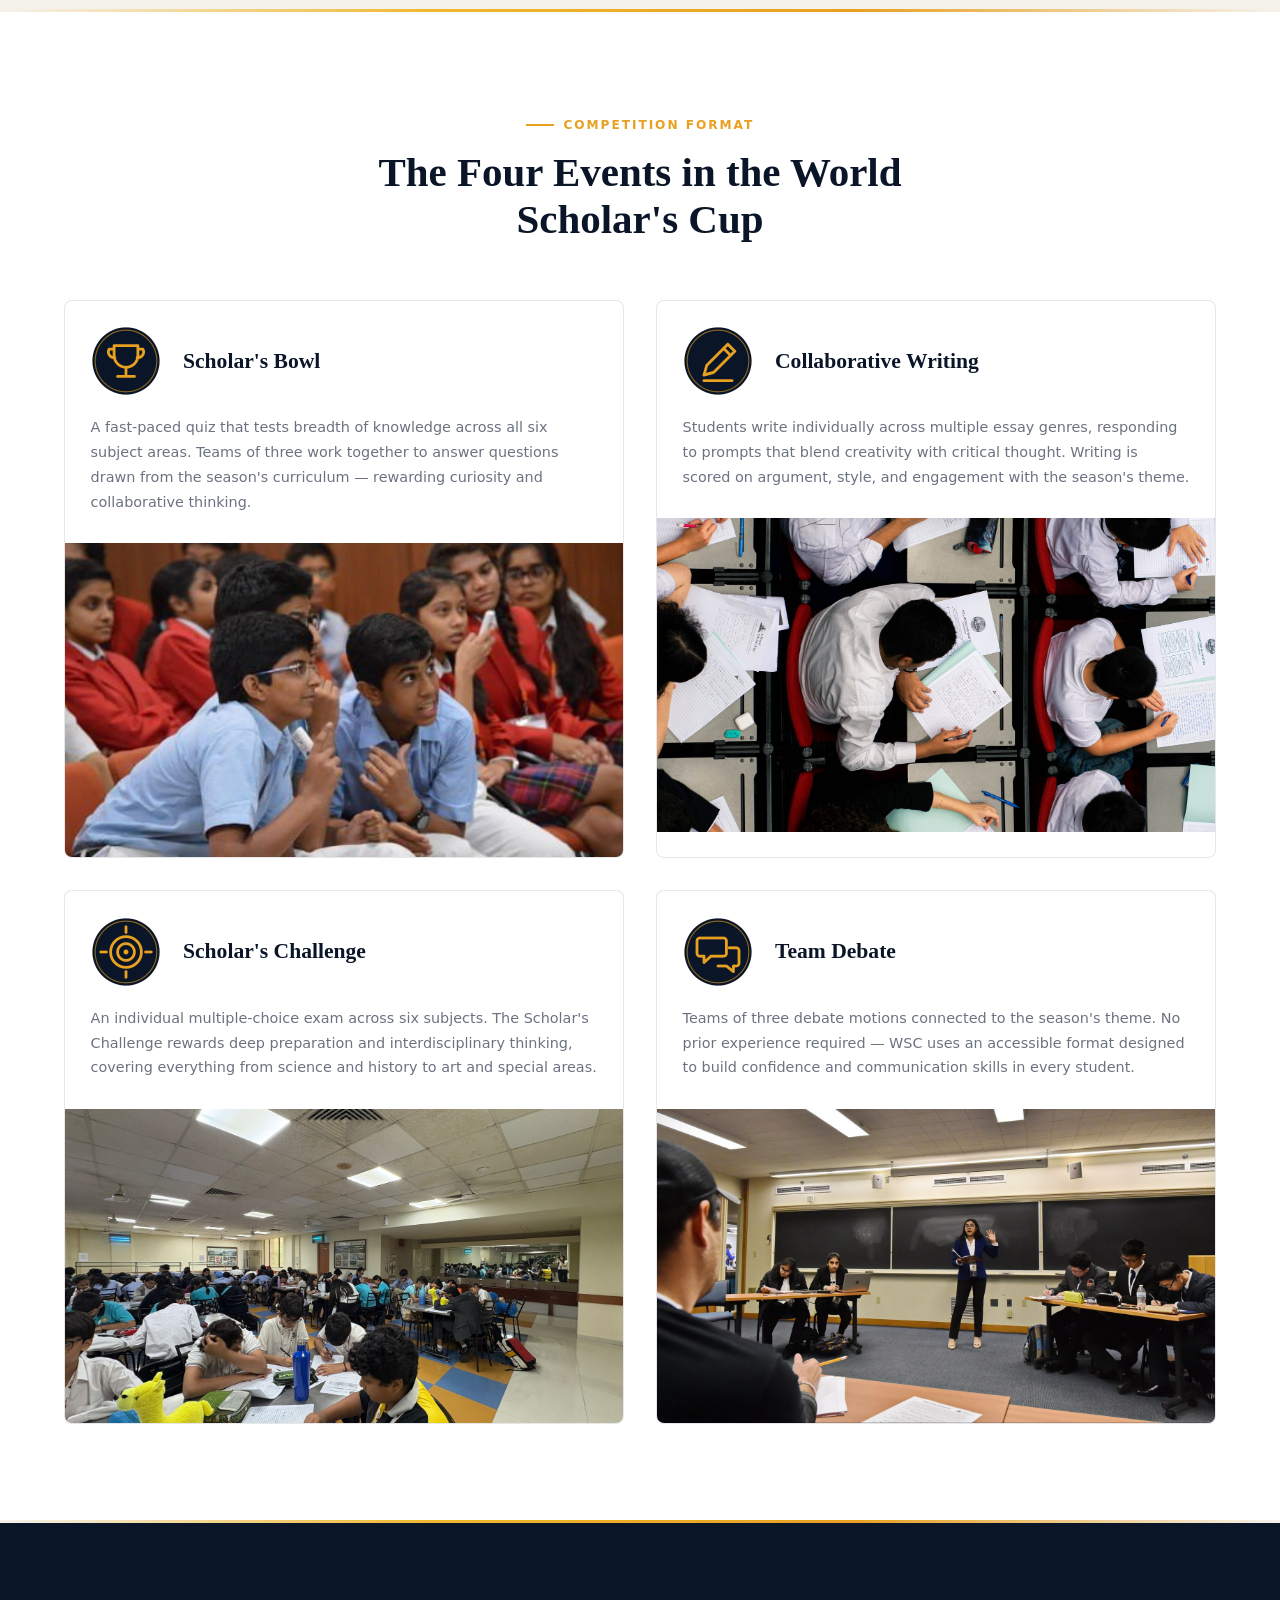
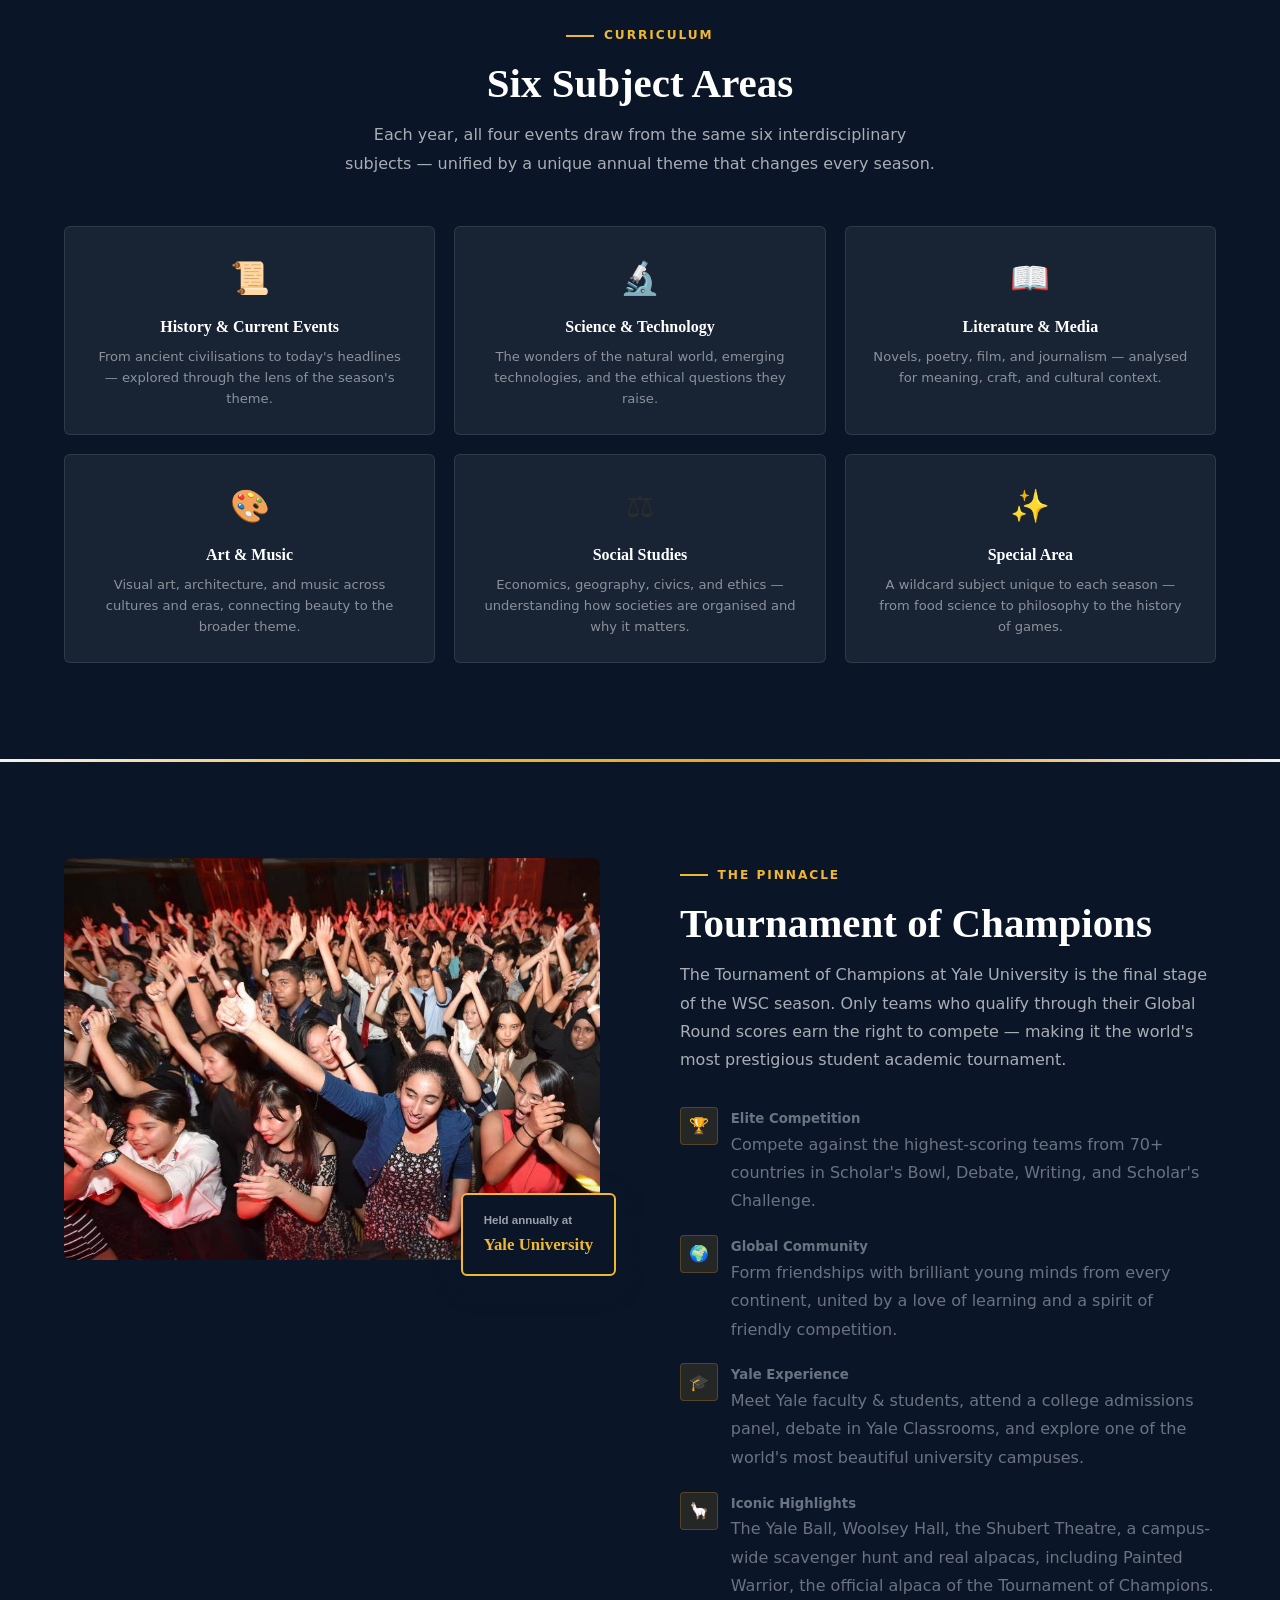
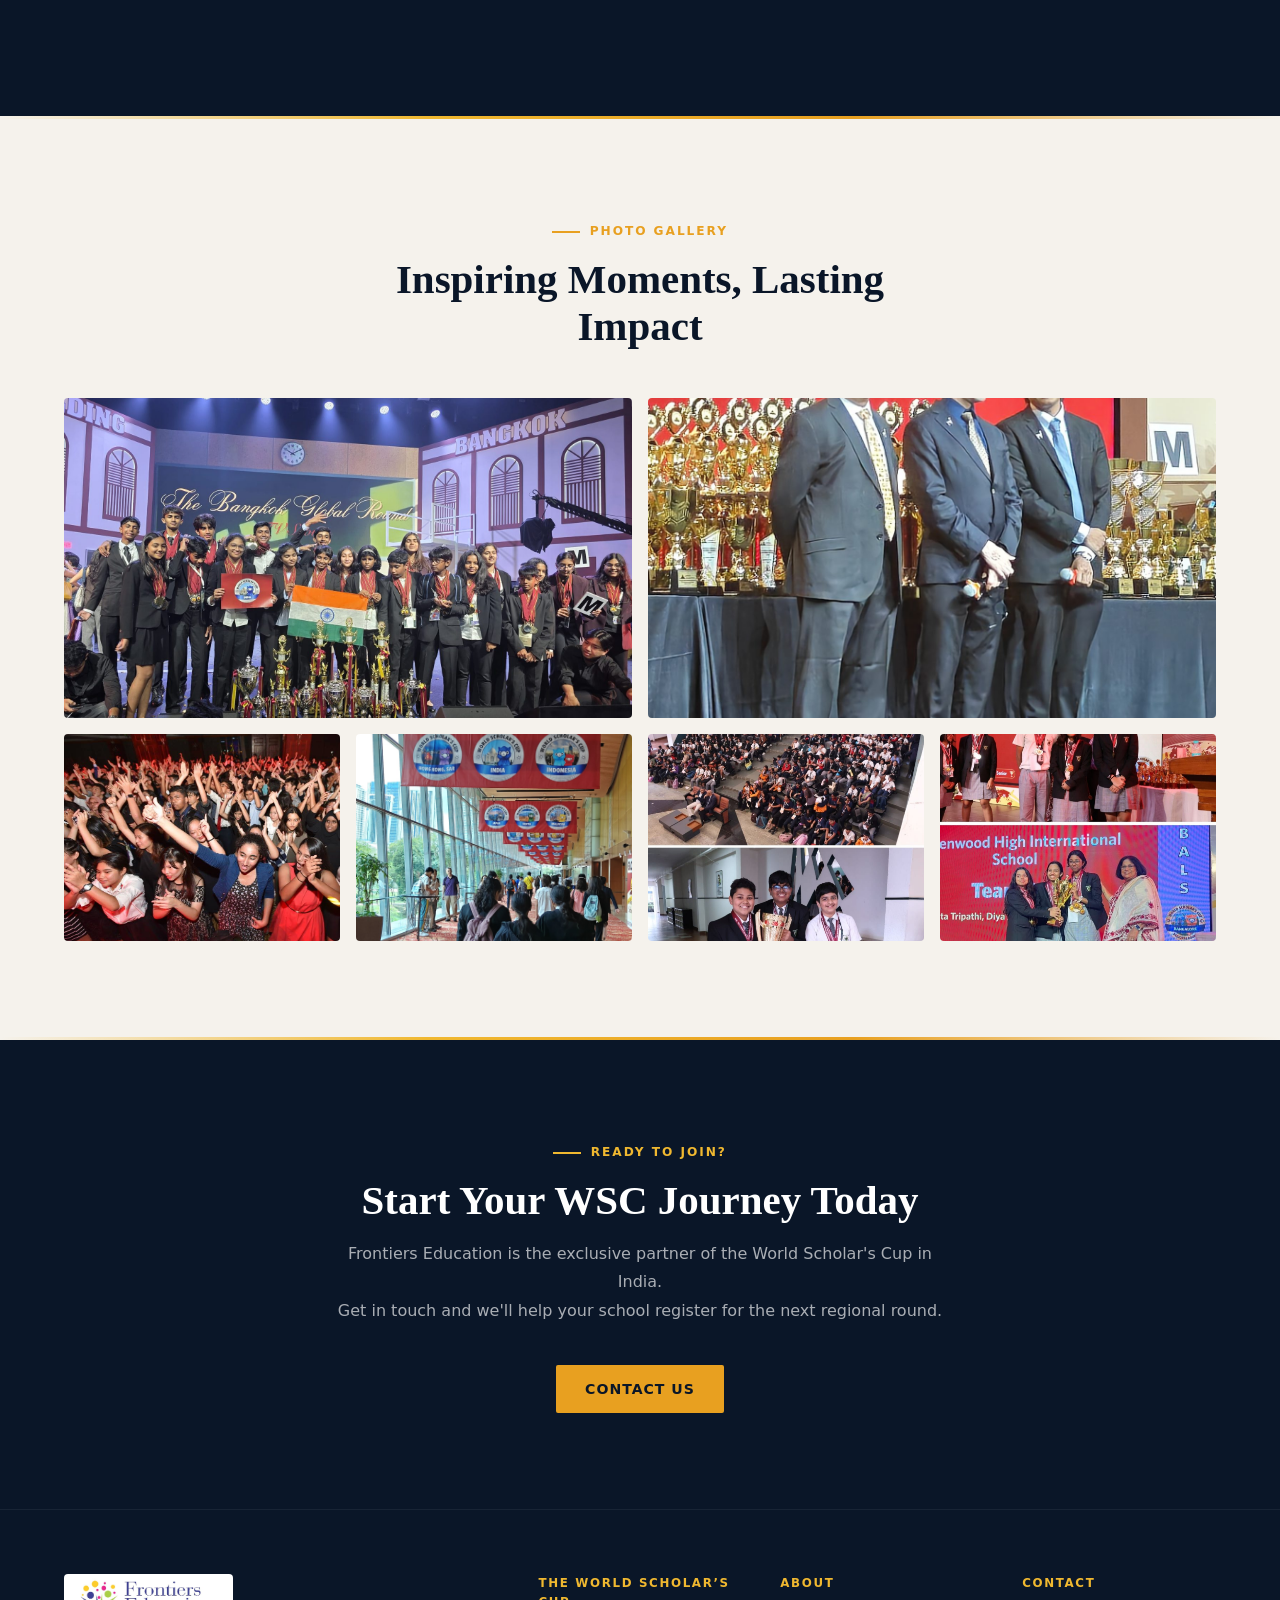
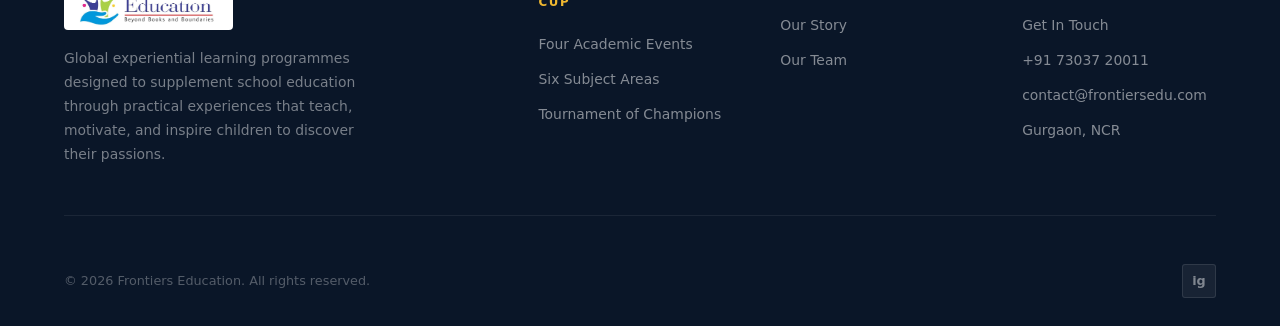
<file: world-scholars-cup.html>
<!DOCTYPE html>
<html lang="en">
<head>
<meta charset="UTF-8">
<!-- Google tag (gtag.js) -->
<script async src="https://www.googletagmanager.com/gtag/js?id=G-22DK0E7TPW"></script>
<script>
  window.dataLayer = window.dataLayer || [];
  function gtag(){dataLayer.push(arguments);}
  gtag('js', new Date());

  gtag('config', 'G-22DK0E7TPW');
</script>

<meta name="viewport" content="width=device-width, initial-scale=1.0">
<title>World Scholar's Cup | Frontiers Education India</title>
<meta name="description" content="Frontiers Education is India's exclusive partner for the World Scholar's Cup — the world's most inclusive academic competition for school students.">
<link rel="stylesheet" href="assets/css/style.css">
<style>
/* ── WSC PAGE SPECIFIC ── */

/* Event cards */
.event-grid { display: grid; grid-template-columns: repeat(2, 1fr); gap: 2rem; }
.event-card {
  background: var(--white); border: 1px solid var(--border);
  border-radius: 8px; overflow: hidden; transition: all 0.32s;
}
.event-card:hover { transform: translateY(-6px); box-shadow: 0 18px 50px rgba(10,22,40,0.12); border-color: rgba(232,160,32,0.3); }
.event-card-top {
  display: flex; align-items: center; gap: 1.4rem;
  padding: 1.6rem 1.6rem 0;
}
.event-icon { width: 70px; height: 70px; object-fit: contain; flex-shrink: 0; }
.event-card-top h3 {
  font-family: 'Playfair Display', serif;
  font-size: 1.35rem; font-weight: 700; color: var(--navy);
}
.event-card-body { padding: 1.2rem 1.6rem 1.8rem; }
.event-card-body p { font-size: 0.9rem; color: var(--muted); line-height: 1.72; margin-bottom: 0.8rem; }
.event-card-body p:last-child { margin-bottom: 0; }
.event-photo { aspect-ratio: 16/9; overflow: hidden; }
.event-photo img { width: 100%; height: 100%; object-fit: cover; transition: transform 0.5s; }
.event-card:hover .event-photo img { transform: scale(1.06); }

/* Subject pills */
.subjects-grid { display: grid; grid-template-columns: repeat(3, 1fr); gap: 1.2rem; }
.subject-card {
  background: rgba(255,255,255,0.06); border: 1px solid rgba(255,255,255,0.1);
  border-radius: 6px; padding: 1.6rem; text-align: center;
  transition: all 0.3s;
}
.subject-card:hover { background: rgba(255,255,255,0.11); border-color: rgba(232,160,32,0.3); transform: translateY(-3px); }
.subject-emoji { font-size: 2rem; margin-bottom: 0.6rem; }
.subject-card h4 { font-family: 'Playfair Display', serif; font-size: 1rem; color: var(--white); margin-bottom: 0.4rem; }
.subject-card p { font-size: 0.82rem; color: rgba(255,255,255,0.5); line-height: 1.6; }

/* Journey */
.journey {
  display: grid; grid-template-columns: repeat(3, 1fr); gap: 2rem;
  position: relative;
}
.journey::before {
  content: '';
  position: absolute; top: 28px; left: 5%; right: 5%;
  height: 2px; background: var(--border); z-index: 0;
}
.journey-step { text-align: center; position: relative; z-index: 1; }
.step-num {
  width: 56px; height: 56px; border-radius: 50%;
  background: var(--navy); color: var(--gold);
  font-family: 'Playfair Display', serif; font-size: 1.4rem; font-weight: 700;
  display: flex; align-items: center; justify-content: center;
  margin: 0 auto 1.2rem; border: 3px solid var(--gold);
}
.journey-step h4 { font-family: 'Playfair Display', serif; font-size: 1.05rem; color: var(--navy); margin-bottom: 0.5rem; }
.journey-step p { font-size: 0.86rem; color: var(--muted); line-height: 1.7; }

/* TOC */
.toc-grid { display: grid; grid-template-columns: 1fr 1fr; gap: 5rem; align-items: start; }
.toc-photo-wrap { position: relative; }
.toc-photo-main { border-radius: 8px; overflow: hidden; aspect-ratio: 4/3; }
.toc-photo-main img { width: 100%; height: 100%; object-fit: cover; }
.toc-badge {
  position: absolute; bottom: -16px; right: -16px;
  background: var(--navy); border: 2px solid var(--gold);
  border-radius: 6px; padding: 1rem 1.3rem;
  font-family: 'Playfair Display', serif; color: var(--gold);
  font-size: 1.05rem; font-weight: 700;
  box-shadow: 0 8px 30px rgba(10,22,40,0.3);
}
.toc-badge span { font-family: 'DM Sans', sans-serif; font-size: 0.72rem; color: rgba(255,255,255,0.6); display: block; margin-bottom: 0.15rem; }
.toc-detail { display: flex; gap: 0.8rem; align-items: flex-start; margin-bottom: 1.2rem; }
.toc-detail-icon {
  width: 38px; height: 38px; border-radius: 4px; flex-shrink: 0;
  background: rgba(232,160,32,0.12); border: 1px solid rgba(232,160,32,0.25);
  display: flex; align-items: center; justify-content: center; font-size: 1rem;
}
.toc-detail-text h5 { font-size: 0.82rem; font-weight: 700; color: var(--white); margin-bottom: 0.2rem; }
.toc-detail-text p { font-size: 0.84rem; color: rgba(255,255,255,0.55); }

/* About Programme — 2-col layout */
.wsc-about-grid {
  display: grid;
  grid-template-columns: 1fr 1fr;
  gap: 5rem;
  align-items: center;
}
/* About Programme — tall photo item */
.wsc-about-photos .photo-item.tall {
  aspect-ratio: 3/4;
  min-height: 320px;
}

/* ═══ TESTIMONIAL CAROUSEL ═══ */
.testimonial-carousel-section {
  background: var(--light);
  padding: 4rem 0 3rem;
  margin-top: 4rem;
  border-top: 1px solid var(--border);
}
.testimonial-carousel-header {
  text-align: center;
  margin-bottom: 2.5rem;
}
.testimonial-carousel-header .section-tag {
  justify-content: center;
}
.tcarousel-track-wrap {
  overflow: hidden;
  position: relative;
}
.tcarousel-track {
  display: flex;
  gap: 1.5rem;
  transition: transform 0.55s cubic-bezier(0.4, 0, 0.2, 1);
  will-change: transform;
}
.tcarousel-card {
  background: var(--white);
  border: 1px solid var(--border);
  border-left: 4px solid var(--gold);
  border-radius: 0 8px 8px 0;
  padding: 2rem 2rem 1.6rem;
  min-width: calc(33.333% - 1rem);
  max-width: calc(33.333% - 1rem);
  box-sizing: border-box;
  flex-shrink: 0;
  box-shadow: 0 4px 18px rgba(10,22,40,0.06);
  transition: box-shadow 0.3s, transform 0.3s;
  display: flex;
  flex-direction: column;
  justify-content: space-between;
  overflow: hidden;
  word-break: break-word;
}
.tcarousel-card:hover {
  box-shadow: 0 10px 36px rgba(10,22,40,0.13);
  transform: translateY(-4px);
}
.tcarousel-quote {
  font-size: 2.8rem;
  line-height: 1;
  color: var(--gold);
  font-family: 'Playfair Display', serif;
  margin-bottom: 0.6rem;
}
.tcarousel-card blockquote {
  font-style: italic;
  font-size: 0.92rem;
  color: var(--text);
  line-height: 1.78;
  margin-bottom: 1.2rem;
  flex-grow: 1;
}
.tcarousel-cite {
  font-size: 0.8rem;
  color: var(--muted);
  font-style: normal;
  font-weight: 600;
  border-top: 1px solid var(--border);
  padding-top: 0.9rem;
  display: flex;
  align-items: center;
  gap: 0.5rem;
}
.tcarousel-cite::before { content: '—'; color: var(--gold); }
.tcarousel-controls {
  display: flex;
  align-items: center;
  justify-content: center;
  gap: 1rem;
  margin-top: 2rem;
}
.tcarousel-btn {
  width: 40px; height: 40px;
  border-radius: 50%;
  border: 2px solid var(--gold);
  background: transparent;
  color: var(--navy);
  font-size: 1.1rem;
  cursor: pointer;
  display: flex; align-items: center; justify-content: center;
  transition: all 0.25s;
}
.tcarousel-btn:hover { background: var(--gold); color: var(--white); }
.tcarousel-btn:disabled { opacity: 0.3; cursor: not-allowed; }
.tcarousel-dots { display: flex; gap: 0.4rem; align-items: center; }
.tcarousel-dot {
  width: 8px; height: 8px;
  border-radius: 50%;
  background: var(--border);
  border: none;
  cursor: pointer;
  transition: all 0.25s;
  padding: 0;
}
.tcarousel-dot.active { background: var(--gold); width: 22px; border-radius: 4px; }

/* Values list */
.values-list { display: flex; flex-wrap: wrap; gap: 0.7rem; }
.value-pill {
  background: rgba(232,160,32,0.12); border: 1px solid rgba(232,160,32,0.28);
  color: var(--gold); font-size: 0.82rem; font-weight: 600;
  padding: 0.45rem 1.1rem; border-radius: 20px;
  display: flex; align-items: center; gap: 0.4rem;
}
.value-pill::before { content: '✦'; font-size: 0.6rem; }

/* Gallery placeholder */
.photo-placeholder {
  aspect-ratio: 4/3;
  background: linear-gradient(135deg, #e8edf5 0%, #d0d8e8 100%);
  border-radius: 6px;
  display: flex; flex-direction: column;
  align-items: center; justify-content: center;
  gap: 0.6rem;
  border: 2px dashed rgba(10,22,40,0.15);
  cursor: pointer; transition: all 0.3s;
  overflow: hidden; position: relative;
}
.photo-placeholder:hover { background: linear-gradient(135deg, #dde4f0 0%, #c4cfe3 100%); border-color: var(--gold); }
.photo-placeholder-icon { font-size: 2.2rem; opacity: 0.45; }
.photo-placeholder-label { font-size: 0.78rem; font-weight: 600; color: var(--navy); opacity: 0.5; font-family: 'DM Sans', sans-serif; text-align: center; padding: 0 1rem; }
.photo-placeholder-badge { position: absolute; top: 10px; left: 10px; background: var(--gold); color: var(--white); font-size: 0.65rem; font-weight: 700; padding: 3px 9px; border-radius: 20px; font-family: 'DM Sans', sans-serif; letter-spacing: 0.4px; text-transform: uppercase; }


/* ── Override rows from 4 in style.css to 3. ── */

.stats-row {
  display: grid; grid-template-columns: repeat(3, 1fr);
  gap: 0;
}

/* ── RESPONSIVE ── */
@media (max-width: 900px) {
  .event-grid { grid-template-columns: 1fr; }
  .subjects-grid { grid-template-columns: repeat(2, 1fr); }
  .journey { grid-template-columns: 1fr; gap: 2rem; }
  .journey::before { display: none; }
  .toc-grid { grid-template-columns: 1fr; gap: 3rem; }
  .tcarousel-card { min-width: calc(50% - 0.75rem); max-width: calc(50% - 0.75rem); }

  /* About Programme: stack text + photos vertically */
  .wsc-about-grid {
    grid-template-columns: 1fr;
    gap: 2.5rem;
  }
  /* Reset tall photo to landscape crop so it fits the width */
  .wsc-about-photos .photo-item.tall {
    grid-row: span 1;
    aspect-ratio: 16/9;
    min-height: unset;
  }
  /* All photos in the about grid: full-width landscape */
  .wsc-about-photos {
    grid-template-columns: 1fr !important;
  }
  .wsc-about-photos .photo-item {
    aspect-ratio: 16/9 !important;
    width: 100%;
    max-width: 100%;
    overflow: hidden;
  }
  .wsc-about-photos .photo-item img {
    width: 100%;
    height: 100%;
    object-fit: cover;
    object-position: center top;
  }
}
@media (max-width: 640px) {
  .subjects-grid { grid-template-columns: 1fr 1fr; }
  .tcarousel-card { min-width: 100%; max-width: 100%; }
}
</style>
</head>
<body>

<nav class="nav">
  <a href="/" class="nav-logo">
    <img src="assets/images/frontier-logo.png" alt="Frontiers Education">
  </a>
  <ul class="nav-links">
    <li><a href="/">Home</a></li>
    <li><a href="world-scholars-cup.html" class="active">World Scholar's Cup</a></li>
    <li><a href="about.html">Our Story</a></li>
    <li><a href="team.html">Our Team</a></li>
  </ul>
  <a href="contact.html" class="nav-cta">Contact Us</a>
  <div class="nav-hamburger"><span></span><span></span><span></span></div>
</nav>
<nav class="mobile-nav">
  <a href="/">Home</a>
  <a href="world-scholars-cup.html">World Scholar's Cup</a>
  <a href="about.html">Our Story</a>
  <a href="team.html">Our Team</a>
  <a href="contact.html" class="m-cta">Contact Us</a>
</nav>


<div class="page-wrap">

<!-- ═══ PAGE HERO ═══ -->
<div class="page-hero" style="padding-bottom:0">
  <div class="page-hero-inner">
    <div class="section-tag">Global Academic Tournament and Enrichment Program</div>
    <h1>The World<br>Scholar's <em>Cup</em></h1>
    <p>A celebration of learning, creativity, and friendship where students compete, collaborate, and discover new strengths. </p>
    <p>&nbsp;</p>
    <p>Frontiers Education is the exclusive partner of the World Scholar's Cup in India.</p>
    <p>&nbsp;</p>
    <div class="btn-row">
      <a href="contact.html" class="btn btn-primary">Register Interest</a>
      <a href="#events" class="btn btn-outline">The Four Events in the World Scholar's Cup</a>
    </div>
  </div>
  <!-- Hero photo strip -->
  <div class="photo-grid-4" style="margin-top:3rem; border-radius:0">
    <div class="photo-item" style="border-radius:0"><img src="assets/images/frontiers-bangkok-global.jpg" alt="Frontiers India — Bangkok Global Round" loading="eager"></div>
    <div class="photo-item" style="border-radius:0"><img src="assets/images/wsc-kl-palace-large.jpg" alt="Frontiers India at Kuala Lumpur Royal Palace" loading="eager"></div>
    <div class="photo-item" style="border-radius:0"><img src="assets/images/wsc-1st-place-junior.jpg" alt="1st Place Junior" loading="eager"></div>
    <div class="photo-item" style="border-radius:0"><img src="assets/images/wsc-kl-auditorium.jpg" alt="Kuala Lumpur Global Round auditorium" loading="eager"></div>
  </div>
</div>

<div class="divider"></div>

<!-- ═══ WHAT IS WSC ═══ -->
<section class="section section--white">
  <div class="wsc-about-grid">
    <div class="reveal">
      <div class="section-tag">About the Programme</div>
      <h2 class="section-title">A Celebration of Learning Unlike Any Other</h2>
      <p class="section-sub">The World Scholar's Cup is an international academic programme that celebrates curiosity, collaboration, and critical thinking. Each season, students around the world explore a unique annual theme through six interconnected subject areas, then come together at regional and global events to compete, perform, and connect.</p>
      <p class="section-sub" style="margin-top:1rem">Every World Scholar's Cup event is inclusive and encouraging. Two-thirds of students have never debated before they join. Over half are EFL learners. The programme is designed so every student can discover a new strength.</p>
      <div class="values-list" style="margin-top:1.8rem">
        <span class="value-pill">Inclusive</span>
        <span class="value-pill">Interdisciplinary</span>
        <span class="value-pill">Team-Oriented</span>
        <span class="value-pill">Forward-Looking</span>
        <span class="value-pill">Encouraging</span>
        <span class="value-pill">Whimsical</span>
        <span class="value-pill">Discussion-Based</span>
      </div>
    </div>
    <div class="reveal" style="transition-delay:0.18s">
      <div class="photo-grid-2 wsc-about-photos" style="gap:0.8rem">
        <div class="photo-item tall">
          <img src="assets/images/wsc-india-regional-group.jpg" alt="Frontiers India Regional Round" loading="lazy">
        </div>
        <div class="photo-item" style="aspect-ratio:4/3">
          <img src="assets/images/wsc-students-dinner.jpg" alt="Frontiers India students at WSC dinner" loading="lazy">
        </div>
        <div class="photo-item" style="aspect-ratio:4/3">
          <img src="assets/images/wsc-petronas-towers.jpg" alt="Frontiers India at Petronas Towers, Kuala Lumpur" loading="lazy">
        </div>
      </div>
    </div>
  </div>

  <!-- ═══ TESTIMONIAL CAROUSEL ═══ -->
  <div class="testimonial-carousel-section reveal">
    <div class="testimonial-carousel-header">
      <div class="section-tag" style="justify-content:center">Student Voices</div>
      <h3 style="font-family:'Playfair Display',serif; color:var(--navy); font-size:1.5rem; margin-top:0.4rem">What Our Scholars Say</h3>
    </div>

    <div class="tcarousel-track-wrap" id="tcarouselWrap">
      <div class="tcarousel-track" id="tcarouselTrack">

        <div class="tcarousel-card">
          <div class="tcarousel-quote">"</div>
          <blockquote>I'm ever so glad to have attended the global WSC in 2021. It was the fulcrum which changed both my university and academic aspirations. Before leading my team I was a prospective engineer destined for only Indian higher education. Today I find myself admitted to premier institutions of liberal arts studies, aspiring to law and political science. Such has been my tryst with Scholars Cup.</blockquote>
          <cite class="tcarousel-cite">Devika Sivaram, Dubai Modern High School &mdash; Yale University '2025</cite>
        </div>

        <div class="tcarousel-card">
          <div class="tcarousel-quote">"</div>
          <blockquote>WSC taught me that learning doesn't have to be confined to a classroom. Debating with students from 70 countries, exploring ideas across history, science, and art — it opened my mind in ways I never expected. I came back a completely different student.</blockquote>
          <cite class="tcarousel-cite">Arjun Mehta, The Shri Ram School, Delhi &mdash; Global Round, Bangkok 2023</cite>
        </div>

        <div class="tcarousel-card">
          <div class="tcarousel-quote">"</div>
          <blockquote>The Scholar's Cup gave me friendships that span continents. Our team won gold at the regional round, but the real prize was the confidence I found on stage — debating, performing, competing. Frontiers made every step of it possible for us.</blockquote>
          <cite class="tcarousel-cite">Priya Nair, Greenwood High, Bengaluru &mdash; Regional Champion 2024</cite>
        </div>

        <div class="tcarousel-card">
          <div class="tcarousel-quote">"</div>
          <blockquote>Walking into Yale for the Tournament of Champions was surreal. I had never imagined standing in one of the world's greatest universities, competing with the best young minds on the planet. WSC didn't just prepare me academically — it showed me what I'm truly capable of.</blockquote>
          <cite class="tcarousel-cite">Rahul Krishnamurthy, DPS International &mdash; Tournament of Champions, Yale 2023</cite>
        </div>

        <div class="tcarousel-card">
          <div class="tcarousel-quote">"</div>
          <blockquote>I had never debated before WSC. Now I can argue both sides of almost any topic with confidence. The programme pushed me out of my comfort zone in the best way. If you're on the fence — just do it. You will not regret it.</blockquote>
          <cite class="tcarousel-cite">Aanya Sharma, Step By Step School, Noida &mdash; Global Round, Kuala Lumpur 2024</cite>
        </div>

        <div class="tcarousel-card">
          <div class="tcarousel-quote">"</div>
          <blockquote>WSC connected me with students who think differently, challenge ideas, and genuinely love learning. Those friendships are my most treasured takeaway. I travelled to three countries, earned medals in four subjects, and grew more than I thought possible in a single year.</blockquote>
          <cite class="tcarousel-cite">Ishaan Verma, Pathways World School, Gurgaon &mdash; Global Round 2022 &amp; 2023</cite>
        </div>

      </div>
    </div>

    <div class="tcarousel-controls">
      <button class="tcarousel-btn" id="tcarouselPrev" aria-label="Previous testimonial">&#8592;</button>
      <div class="tcarousel-dots" id="tcarouselDots"></div>
      <button class="tcarousel-btn" id="tcarouselNext" aria-label="Next testimonial">&#8594;</button>
    </div>

  </div>

</section>

<div class="divider"></div>

<!-- ═══ STATS ═══ -->
<section class="section section--dark" style="padding-top:0; padding-bottom:0">
  <div class="stats-row">
    <div class="stat-item reveal"><div class="stat-num">70+</div><div class="stat-label">Countries &amp; Regions</div></div>
    <div class="stat-item reveal" style="transition-delay:0.08s"><div class="stat-num">100+</div><div class="stat-label">Regional Rounds Each Year</div></div>
    <div class="stat-item reveal" style="transition-delay:0.16s"><div class="stat-num">2</div><div class="stat-label">Age Divisions for All Levels</div></div>
  </div>
</section>

<div class="divider"></div>

<!-- ═══ HOW IT WORKS ═══ -->
<section class="section section--light" id="journey">
  <div style="text-align:center; max-width:600px; margin:0 auto 4rem" class="reveal">
    <div class="section-tag" style="justify-content:center">How It Works</div>
    <h2 class="section-title">Your WSC Journey</h2>
  </div>
  <div class="journey">
    <div class="journey-step reveal">
      <div class="step-num">1</div>
      <h4>Regional Round</h4>
      <p>Teams of three compete at one of 12 regional rounds held across India every year. Frontiers Education organizes regional rounds in multiple cities, making participation accessible to 200+ schools and 5,000+ students.</p>
    </div>
    <div class="journey-step reveal" style="transition-delay:0.12s">
      <div class="step-num">2</div>
      <h4>Global Round</h4>
      <p>Top teams advance to the Global Round — held in world-class destinations like Bangkok and Kuala Lumpur — where they compete alongside students from 70+ countries across six subject areas.</p>
    </div>
    <div class="journey-step reveal" style="transition-delay:0.24s">
      <div class="step-num">3</div>
      <h4>Tournament of Champions</h4>
      <p>The highest-scoring teams from Global Rounds earn the right to compete at the Tournament of Champions, held annually at Yale University in New Haven, Connecticut.</p>
    </div>
  </div>
</section>

<div class="divider"></div>

<!-- ═══ THE FOUR EVENTS ═══ -->
<section class="section section--white" id="events">
  <div style="text-align:center; max-width:600px; margin:0 auto 3.5rem" class="reveal">
    <div class="section-tag" style="justify-content:center">Competition Format</div>
    <h2 class="section-title">The Four Events in the World Scholar's Cup</h2>
  </div>
  <div class="event-grid">
    <div class="event-card reveal">
      <div class="event-card-top">
        <img src="assets/images/wsc-event-bowl.png" alt="Scholar's Bowl" class="event-icon">
        <h3>Scholar's Bowl</h3>
      </div>
      <div class="event-card-body">
        <p>A fast-paced quiz that tests breadth of knowledge across all six subject areas. Teams of three work together to answer questions drawn from the season's curriculum — rewarding curiosity and collaborative thinking.</p>
      </div>
      <div class="event-photo"><img src="assets/images/wsc-scholars-bowl.jpg" alt="Scholar's Bowl" loading="lazy"></div>
    </div>
    <div class="event-card reveal" style="transition-delay:0.1s">
      <div class="event-card-top">
        <img src="assets/images/wsc-event-writing.png" alt="Collaborative Writing" class="event-icon">
        <h3>Collaborative Writing</h3>
      </div>
      <div class="event-card-body">
        <p>Students write individually across multiple essay genres, responding to prompts that blend creativity with critical thought. Writing is scored on argument, style, and engagement with the season's theme.</p>
      </div>
      <div class="event-photo"><img src="assets/images/wsc-collaborative-writing.jpg" alt="Collaborative Writing" loading="lazy"></div>
    </div>
    <div class="event-card reveal" style="transition-delay:0.2s">
      <div class="event-card-top">
        <img src="assets/images/wsc-event-challenge.png" alt="Scholar's Challenge" class="event-icon">
        <h3>Scholar's Challenge</h3>
      </div>
      <div class="event-card-body">
        <p>An individual multiple-choice exam across six subjects. The Scholar's Challenge rewards deep preparation and interdisciplinary thinking, covering everything from science and history to art and special areas.</p>
      </div>
      <div class="event-photo"><img src="assets/images/wsc-scholars-challenge.jpg" alt="Scholar's Challenge" loading="lazy"></div>
    </div>
    <div class="event-card reveal" style="transition-delay:0.3s">
      <div class="event-card-top">
        <img src="assets/images/wsc-event-debate.png" alt="Team Debate" class="event-icon">
        <h3>Team Debate</h3>
      </div>
      <div class="event-card-body">
        <p>Teams of three debate motions connected to the season's theme. No prior experience required — WSC uses an accessible format designed to build confidence and communication skills in every student.</p>
      </div>
      <div class="event-photo"><img src="assets/images/wsc-team-debate.jpg" alt="Team Debate" loading="lazy"></div>
    </div>
  </div>
</section>

<div class="divider"></div>

<!-- ═══ SUBJECTS ═══ -->
<section class="section section--dark" id="subjects">
  <div style="text-align:center; max-width:600px; margin:0 auto 3rem" class="reveal">
    <div class="section-tag section-tag--light" style="justify-content:center">Curriculum</div>
    <h2 class="section-title section-title--light">Six Subject Areas</h2>
    <p class="section-sub section-sub--light">Each year, all four events draw from the same six interdisciplinary subjects — unified by a unique annual theme that changes every season.</p>
  </div>
  <div class="subjects-grid">
    <div class="subject-card reveal">
      <div class="subject-emoji">📜</div>
      <h4>History &amp; Current Events</h4>
      <p>From ancient civilisations to today's headlines — explored through the lens of the season's theme.</p>
    </div>
    <div class="subject-card reveal" style="transition-delay:0.08s">
      <div class="subject-emoji">🔬</div>
      <h4>Science &amp; Technology</h4>
      <p>The wonders of the natural world, emerging technologies, and the ethical questions they raise.</p>
    </div>
    <div class="subject-card reveal" style="transition-delay:0.16s">
      <div class="subject-emoji">📖</div>
      <h4>Literature &amp; Media</h4>
      <p>Novels, poetry, film, and journalism — analysed for meaning, craft, and cultural context.</p>
    </div>
    <div class="subject-card reveal" style="transition-delay:0.24s">
      <div class="subject-emoji">🎨</div>
      <h4>Art &amp; Music</h4>
      <p>Visual art, architecture, and music across cultures and eras, connecting beauty to the broader theme.</p>
    </div>
    <div class="subject-card reveal" style="transition-delay:0.32s">
      <div class="subject-emoji">⚖️</div>
      <h4>Social Studies</h4>
      <p>Economics, geography, civics, and ethics — understanding how societies are organised and why it matters.</p>
    </div>
    <div class="subject-card reveal" style="transition-delay:0.40s">
      <div class="subject-emoji">✨</div>
      <h4>Special Area</h4>
      <p>A wildcard subject unique to each season — from food science to philosophy to the history of games.</p>
    </div>
  </div>
</section>

<div class="divider"></div>

<!-- ═══ TOURNAMENT OF CHAMPIONS ═══ -->
<section class="section section--dark" id="toc">
  <div class="toc-grid">
    <div class="reveal">
      <div class="toc-photo-wrap">
        <div class="toc-photo-main">
          <img src="assets/images/wsc-yale-ball.jpg" alt="Yale University campus" loading="lazy">
        </div>
        <div class="toc-badge">
          <span>Held annually at</span>
          Yale University
        </div>
      </div>
    </div>
    <div class="reveal" style="transition-delay:0.18s">
      <div class="section-tag section-tag--light">The pinnacle</div>
      <h2 class="section-title section-title--light">Tournament of Champions</h2>
      <p class="section-sub section-sub--light" style="margin-bottom:2rem">The Tournament of Champions at Yale University is the final stage of the WSC season. Only teams who qualify through their Global Round scores earn the right to compete — making it the world's most prestigious student academic tournament.</p>
      <div class="toc-detail reveal" style="transition-delay:0.22s">
        <div class="toc-detail-icon">🏆</div>
        <div class="section-sub">
          <h5>Elite Competition</h5>
          <p>Compete against the highest-scoring teams from 70+ countries in Scholar's Bowl, Debate, Writing, and Scholar's Challenge.</p>
        </div>
      </div>
      <div class="toc-detail reveal" style="transition-delay:0.28s">
        <div class="toc-detail-icon">🌍</div>
        <div class="section-sub">
          <h5>Global Community</h5>
          <p>Form friendships with brilliant young minds from every continent, united by a love of learning and a spirit of friendly competition.</p>
        </div>
      </div>
      <div class="toc-detail reveal" style="transition-delay:0.34s">
        <div class="toc-detail-icon">🎓</div>
        <div class="section-sub">
          <h5>Yale Experience</h5>
          <p>Meet Yale faculty &amp; students, attend a college admissions panel, debate in Yale Classrooms, and explore one of the world's most beautiful university campuses.</p>
        </div>
      </div>
      <div class="toc-detail reveal" style="transition-delay:0.40s">
        <div class="toc-detail-icon">🦙</div>
        <div class="section-sub">
          <h5>Iconic Highlights</h5>
          <p>The Yale Ball, Woolsey Hall, the Shubert Theatre, a campus-wide scavenger hunt and real alpacas, including Painted Warrior, the official alpaca of the Tournament of Champions.</p>
        </div>
      </div>
    </div>
  </div>
</section>

<div class="divider"></div>

<!-- ═══ GALLERY — Life at the WSC ═══ -->
<section class="section section--light">
  <div style="text-align:center; max-width:520px; margin:0 auto 3rem" class="reveal">
    <div class="section-tag" style="justify-content:center">Photo Gallery</div>
    <h2 class="section-title">Inspiring Moments, Lasting Impact</h2>
  </div>

  <div class="photo-grid-4 reveal" style="align-items:stretch">
    <div class="photo-item wide" style="aspect-ratio:16/9">
      <img src="assets/images/frontiers-bangkok-global.jpg" alt="Frontiers India at the Bangkok Global Round — with medals and trophies" loading="lazy">
    </div>
    <div class="photo-item" style="aspect-ratio:16/9">
      <img src="assets/images/wsc-directors-stage.jpg" alt="Frontiers directors at Bangkok Global Round" loading="lazy">
    </div>
  </div>

  <div class="photo-grid-4 reveal" style="margin-top:1rem">
    <div class="photo-item"><img src="assets/images/wsc-yale-ball.jpg" alt="Yale Ball celebration — students dancing" loading="lazy"></div>
    <div class="photo-item"><img src="assets/images/wsc-india-banner.jpg" alt="WSC India banner — students walk in" loading="lazy"></div>
    <div class="photo-item"><img src="assets/images/wsc-greenwood-regional.jpg" alt="Greenwood High Regional Round" loading="lazy"></div>
    <div class="photo-item"><img src="assets/images/wsc-greenwood-winners.jpg" alt="Greenwood High WSC Regional Round winners" loading="lazy"></div>
  </div>
</section>

<div class="divider"></div>

<!-- ═══ CTA ═══ -->
<section class="section section--dark" style="text-align:center">
  <div class="reveal">
    <div class="section-tag section-tag--light" style="justify-content:center">Ready to Join?</div>
    <h2 class="section-title section-title--light" style="margin-bottom:1rem">Start Your WSC Journey Today</h2>
    <p class="section-sub section-sub--light" style="margin:0 auto 2.5rem">Frontiers Education is the exclusive partner of the World Scholar's Cup in India.<br />Get in touch and we'll help your school register for the next regional round.</p>
    <a href="contact.html" class="btn btn-primary">Contact Us</a>
  </div>
</section>

<!-- ═══ FOOTER ═══ -->
<footer>
  <div class="footer-grid">
    <div class="footer-brand">
      <img src="assets/images/frontier-logo.png" alt="Frontiers Education Logo">
      <p>Global experiential learning programmes designed to supplement school education through practical experiences that teach, motivate, and inspire children to discover their passions.</p>
    </div>
    <div class="footer-col">
      <h5>The World Scholar’s Cup</h5>
      <ul>
        <li><a href="world-scholars-cup.html#events">Four Academic Events</a></li>
        <li><a href="world-scholars-cup.html#subjects">Six Subject Areas</a></li>
        <li><a href="world-scholars-cup.html#toc">Tournament of Champions</a></li>
      </ul>
    </div>
    <div class="footer-col">
      <h5>About</h5>
      <ul>
        <li><a href="about.html">Our Story</a></li>
        <li><a href="team.html">Our Team</a></li>
      </ul>
    </div>
    <div class="footer-col">
      <h5>Contact</h5>
      <ul>
        <li><a href="contact.html">Get In Touch</a></li>
        <li><a href="tel:+917303720011">+91 73037 20011</a></li>
        <li><a href="mailto:contact@frontiersedu.com">contact@frontiersedu.com</a></li>
        <li><a href="contact.html">Gurgaon, NCR</a></li>
      </ul>
    </div>
  </div>
  <div class="footer-bottom">
    <p>© 2026 Frontiers Education. All rights reserved.</p>
    <div class="social-links"><a href="https://www.instagram.com/wscind" target="_blank" rel="noopener" title="Instagram">ig</a></div>
  </div>
</footer>

</div><!-- /.page-wrap -->

<script src="assets/js/main.js"></script>
<script>
(function () {
  const track    = document.getElementById('tcarouselTrack');
  const wrap     = document.getElementById('tcarouselWrap');
  const btnPrev  = document.getElementById('tcarouselPrev');
  const btnNext  = document.getElementById('tcarouselNext');
  const dotsWrap = document.getElementById('tcarouselDots');
  if (!track) return;

  const cards      = Array.from(track.children);
  const totalCards = cards.length;
  let current      = 0;
  let autoTimer    = null;

  function visibleCount() {
    if (window.innerWidth <= 640) return 1;
    if (window.innerWidth <= 900) return 2;
    return 3;
  }
  function totalSteps() { return totalCards - visibleCount() + 1; }

  function buildDots() {
    dotsWrap.innerHTML = '';
    const steps = totalSteps();
    for (let i = 0; i < steps; i++) {
      const d = document.createElement('button');
      d.className = 'tcarousel-dot' + (i === current ? ' active' : '');
      d.setAttribute('aria-label', 'Go to slide ' + (i + 1));
      d.addEventListener('click', () => goTo(i));
      dotsWrap.appendChild(d);
    }
  }

  function updateDots() {
    Array.from(dotsWrap.children).forEach((d, i) => {
      d.classList.toggle('active', i === current);
    });
  }

  function goTo(index) {
    const steps = totalSteps();
    current = Math.max(0, Math.min(index, steps - 1));
    const cardWidth = cards[0].getBoundingClientRect().width;
    const gap       = 24;
    const offset    = current * (cardWidth + gap);
    track.style.transform = `translateX(-${offset}px)`;
    btnPrev.disabled = current === 0;
    btnNext.disabled = current >= steps - 1;
    updateDots();
  }

  btnPrev.addEventListener('click', () => { goTo(current - 1); resetAuto(); });
  btnNext.addEventListener('click', () => { goTo(current + 1); resetAuto(); });

  function startAuto() {
    autoTimer = setInterval(() => {
      const next = current + 1 < totalSteps() ? current + 1 : 0;
      goTo(next);
    }, 5000);
  }
  function resetAuto() { clearInterval(autoTimer); startAuto(); }

  let touchStartX = 0;
  wrap.addEventListener('touchstart', e => { touchStartX = e.touches[0].clientX; }, { passive: true });
  wrap.addEventListener('touchend', e => {
    const diff = touchStartX - e.changedTouches[0].clientX;
    if (Math.abs(diff) > 50) { diff > 0 ? goTo(current + 1) : goTo(current - 1); resetAuto(); }
  });

  function init() { buildDots(); goTo(0); startAuto(); }
  init();
  window.addEventListener('resize', () => { buildDots(); goTo(0); });
})();
</script>
</body>
</html>
</file>
<file: assets/css/style.css>
/* ═══════════════════════════════════════════════
   RESET & BASE
   ═══════════════════════════════════════════════ */
*, *::before, *::after { box-sizing: border-box; margin: 0; padding: 0; }
html { scroll-behavior: smooth; font-size: 16px; }
body {
  font-family: 'DM Sans', system-ui, sans-serif;
  background: #f5f2ec;
  color: #2c2c2c;
  overflow-x: hidden;
  line-height: 1.6;
}
img { max-width: 100%; display: block; }
a { text-decoration: none; color: inherit; }

/* ── TOKENS ── */
:root {
  --navy:    #0a1628;
  --blue:    #0d2244;
  --mid:     #1a3a6e;
  --accent:  #e8a020;
  --gold:    #f0b830;
  --light:   #f5f2ec;
  --white:   #ffffff;
  --text:    #2c2c2c;
  --muted:   #6b7280;
  --border:  rgba(10,22,40,0.1);
  --nav-h:   90px; /* ✅ bumped from 80px to fit larger logo */
}

/* ═══════════════════════════════════════════════
   NAVIGATION
   ═══════════════════════════════════════════════ */
.nav {
  position: fixed; top: 0; left: 0; right: 0; z-index: 200;
  height: var(--nav-h);
  background: #ffffff;
  backdrop-filter: none;
  display: flex; align-items: center;
  padding: 0 5vw;
  border-bottom: 1px solid rgba(10,22,40,0.1);
  transition: box-shadow 0.3s;
}
.nav.scrolled { box-shadow: 0 4px 24px rgba(10,22,40,0.10); }

.nav-logo {
  display: flex; align-items: center; gap: 0.7rem;
  flex-shrink: 0; margin-right: 2.5rem;
}
.nav-logo img { height: 77px; width: auto; object-fit: contain; } /* ✅ 25% larger: 61.6 × 1.25 = 77px */

.nav-logo-text {
  font-family: 'Playfair Display', serif;
  color: var(--navy); font-size: 1.15rem; font-weight: 700;
  line-height: 1.1; display: none;
}

.nav-links {
  display: flex; align-items: center; gap: 0.2rem;
  list-style: none; flex: 1;
}
.nav-links a {
  color: var(--navy);
  font-size: 0.86rem; font-weight: 500;
  letter-spacing: 0.05em; text-transform: uppercase;
  padding: 0.4rem 0.9rem; border-radius: 2px;
  transition: all 0.2s; white-space: nowrap;
  position: relative;
}
.nav-links a:hover,
.nav-links a.active { color: var(--accent); }
.nav-links a.active::after {
  content: ''; position: absolute; bottom: -2px; left: 0.9rem; right: 0.9rem;
  height: 2px; background: var(--accent); border-radius: 1px;
}

.nav-cta {
  margin-left: auto; flex-shrink: 0;
  background: var(--accent); color: var(--navy) !important;
  padding: 0.5rem 1.3rem; border-radius: 2px;
  font-weight: 700 !important; font-size: 0.84rem !important;
  letter-spacing: 0.06em; text-transform: uppercase !important;
  transition: all 0.2s;
}
.nav-cta:hover { background: var(--gold); transform: translateY(-1px); }
.nav-cta::after { display: none !important; }

/* Hamburger */
.nav-hamburger {
  display: none; flex-direction: column; gap: 5px; cursor: pointer;
  margin-left: auto; padding: 4px; flex-shrink: 0;
}
.nav-hamburger span {
  display: block; width: 24px; height: 2px;
  background: var(--navy);
  border-radius: 2px; transition: all 0.3s;
}

/* Mobile nav */
.mobile-nav {
  display: none; position: fixed; top: var(--nav-h); left: 0; right: 0; bottom: 0;
  background: var(--navy); z-index: 190; overflow-y: auto;
  padding: 2rem 5vw;
  flex-direction: column; gap: 0.3rem;
}
.mobile-nav.open { display: flex; }
.mobile-nav a {
  color: rgba(255,255,255,0.8); font-size: 1rem; font-weight: 500;
  padding: 0.8rem 0; border-bottom: 1px solid rgba(255,255,255,0.06);
  display: block;
}
.mobile-nav a:hover { color: var(--gold); }
.mobile-nav .m-cta {
  margin-top: 1.5rem; background: var(--accent); color: var(--navy);
  text-align: center; border-radius: 2px; padding: 1rem;
  font-weight: 700; font-size: 0.9rem; letter-spacing: 0.06em;
  text-transform: uppercase; border: none;
}

/* ═══════════════════════════════════════════════
   PAGE WRAPPER
   ═══════════════════════════════════════════════ */
.page-wrap { padding-top: var(--nav-h); }

/* ═══════════════════════════════════════════════
   SECTION UTILITIES
   ═══════════════════════════════════════════════ */
.section { padding: 96px 5vw; }
.section--dark  { background: var(--navy); }
.section--mid   { background: var(--blue); }
.section--white { background: var(--white); }
.section--light { background: var(--light); }

/* ✅ FIX: prevent any child grid from bleeding outside #wsc on mobile */
#wsc {
  overflow: hidden;
}

.section-tag {
  display: inline-flex; align-items: center; gap: 0.6rem;
  color: var(--accent); font-size: 0.76rem; font-weight: 700;
  letter-spacing: 0.16em; text-transform: uppercase;
  margin-bottom: 0.9rem;
}
.section-tag::before {
  content: ''; display: block; width: 28px; height: 2px; background: var(--accent);
}
.section-tag--light { color: var(--gold); }
.section-tag--light::before { background: var(--gold); }

.section-title {
  font-family: 'Playfair Display', serif;
  font-size: clamp(1.9rem, 3.2vw, 2.8rem);
  font-weight: 900; line-height: 1.15; color: var(--navy);
  margin-bottom: 0.9rem;
}
.section-title--light { color: var(--white); }

.section-sub {
  font-size: 1rem; color: var(--muted); line-height: 1.78;
  font-weight: 300; max-width: 620px;
}
.section-sub--light { color: rgba(255,255,255,0.65); }

.divider {
  height: 3px;
  background: linear-gradient(90deg, transparent, var(--gold), var(--accent), transparent);
}

/* ═══════════════════════════════════════════════
   PAGE HERO (inner pages)
   ═══════════════════════════════════════════════ */
.page-hero {
  background: linear-gradient(160deg, var(--navy) 0%, var(--blue) 55%, #0e2a52 100%);
  padding: 80px 5vw 72px;
  position: relative; overflow: hidden;
}
.page-hero::before {
  content: '';
  position: absolute; inset: 0;
  background: radial-gradient(ellipse 60% 80% at 70% 50%, rgba(232,160,32,0.07) 0%, transparent 70%);
}
.page-hero-inner { position: relative; z-index: 1; max-width: 760px; }
.page-hero h1 {
  font-family: 'Playfair Display', serif;
  font-size: clamp(2.6rem, 5vw, 4.2rem);
  font-weight: 900; color: var(--white); line-height: 1.08;
  margin-bottom: 1.2rem;
}
.page-hero h1 em { font-style: italic; color: var(--gold); }
.page-hero p { font-size: 1rem; color: rgba(255,255,255,0.72); line-height: 1.75; max-width: 580px; }
.page-hero .section-tag { margin-bottom: 1.2rem; }

/* ═══════════════════════════════════════════════
   BUTTONS
   ═══════════════════════════════════════════════ */
.btn {
  display: inline-flex; align-items: center; gap: 0.5rem;
  padding: 0.78rem 1.8rem; border-radius: 2px;
  font-weight: 700; font-size: 0.88rem;
  letter-spacing: 0.07em; text-transform: uppercase;
  transition: all 0.25s; cursor: pointer; border: none;
}
.btn-primary { background: var(--accent); color: var(--navy); }
.btn-primary:hover { background: var(--gold); transform: translateY(-2px); box-shadow: 0 6px 20px rgba(232,160,32,0.35); }
.btn-dark { background: var(--navy); color: var(--white); }
.btn-dark:hover { background: var(--blue); transform: translateY(-2px); }
.btn-outline {
  background: transparent; color: var(--white);
  border: 2px solid rgba(255,255,255,0.35);
}
.btn-outline:hover { border-color: var(--gold); color: var(--gold); }
.btn-row { display: flex; flex-wrap: wrap; gap: 1rem; align-items: center; }
.arrow-link {
  font-size: 0.88rem; font-weight: 700; letter-spacing: 0.07em;
  text-transform: uppercase; color: var(--accent);
  border-bottom: 2px solid var(--accent); padding-bottom: 2px;
  transition: all 0.2s;
}
.arrow-link:hover { color: var(--navy); border-color: var(--navy); }

/* ═══════════════════════════════════════════════
   STATS ROW
   ═══════════════════════════════════════════════ */
.stats-row {
  display: grid; grid-template-columns: repeat(4, 1fr);
  gap: 0;
}
.stat-item {
  text-align: center; padding: 2.5rem 1rem;
  border-right: 1px solid rgba(255,255,255,0.08);
}
.stat-item:last-child { border-right: none; }
.stat-num {
  font-family: 'Playfair Display', serif;
  font-size: clamp(2.2rem, 3.5vw, 3.2rem);
  font-weight: 900; color: var(--gold); line-height: 1;
  margin-bottom: 0.5rem;
}
.stat-label { font-size: 0.84rem; color: rgba(255,255,255,0.55); line-height: 1.4; }

/* ═══════════════════════════════════════════════
   ADVANTAGES GRID
   ═══════════════════════════════════════════════ */
.adv-grid { display: grid; grid-template-columns: repeat(4, 1fr); gap: 1.5rem; }
.adv-card {
  background: rgba(255,255,255,0.05); border: 1px solid rgba(255,255,255,0.08);
  border-radius: 6px; padding: 2rem;
  display: flex; gap: 1.2rem; align-items: flex-start;
  transition: all 0.3s;
}
.adv-card:hover { background: rgba(255,255,255,0.09); border-color: rgba(232,160,32,0.25); }
.adv-icon { font-size: 1.6rem; flex-shrink: 0; margin-top: 0.15rem; }
.adv-text h4 {
  font-family: 'Playfair Display', serif;
  font-size: 1.05rem; color: var(--white); margin-bottom: 0.5rem;
}
.adv-text p { font-size: 0.87rem; color: rgba(255,255,255,0.58); line-height: 1.7; }

/* ═══════════════════════════════════════════════
   TEAM CARDS
   ═══════════════════════════════════════════════ */
.team-grid { display: grid; grid-template-columns: repeat(4, 1fr); gap: 1.5rem; }
.team-card-v {
  background: var(--white); border-radius: 6px;
  border: 1px solid var(--border); overflow: hidden;
  transition: all 0.32s;
}
.team-card-v:hover { transform: translateY(-6px); box-shadow: 0 16px 45px rgba(10,22,40,0.12); border-color: rgba(232,160,32,0.35); }
.team-photo-wrap {
  position: relative; aspect-ratio: 3/4; overflow: hidden;
  background: #d0cfc8;
}
.team-photo-wrap img {
  width: 100%; height: 100%; object-fit: cover; object-position: top;
  transition: transform 0.5s;
}
.team-card-v:hover .team-photo-wrap img { transform: scale(1.05); }
.team-photo-placeholder {
  width: 100%; height: 100%;
  background: linear-gradient(165deg, var(--navy) 0%, var(--blue) 100%);
  display: flex; flex-direction: column;
  align-items: center; justify-content: center; gap: 0.6rem;
}
.team-photo-placeholder .initials {
  font-family: 'Playfair Display', serif;
  font-size: 2.2rem; font-weight: 900;
  color: var(--gold); opacity: 0.85;
}
.team-photo-placeholder .ph-label {
  font-size: 0.72rem; color: rgba(255,255,255,0.35);
  letter-spacing: 0.1em; text-transform: uppercase;
}
.team-photo-badge {
  position: absolute; bottom: 0; left: 0; right: 0;
  background: linear-gradient(to top, rgba(10,22,40,0.9) 0%, transparent 100%);
  padding: 1.5rem 1rem 0.8rem;
}
.team-card-body { padding: 1.1rem 1.2rem 1.4rem; }
.team-card-body h4 {
  font-family: 'Playfair Display', serif;
  font-size: 1rem; font-weight: 700; color: var(--navy);
  margin-bottom: 0.2rem;
}
.team-role {
  display: block; font-size: 0.72rem; font-weight: 700;
  letter-spacing: 0.09em; text-transform: uppercase;
  color: var(--accent); margin-bottom: 0.6rem;
}
.team-card-body p { font-size: 0.83rem; color: var(--muted); line-height: 1.65; }

/* Horizontal team card */
.team-card-h {
  display: flex; gap: 2rem; align-items: flex-start;
  background: var(--white); border: 1px solid var(--border);
  border-radius: 8px; padding: 1.8rem;
  transition: all 0.3s;
}
.team-card-h:hover { border-color: rgba(232,160,32,0.35); box-shadow: 0 8px 32px rgba(10,22,40,0.09); }
.team-card-h .team-photo-wrap { width: 110px; flex-shrink: 0; border-radius: 6px; }
.team-card-h .team-card-body { padding: 0; }

/* ═══════════════════════════════════════════════
   PHOTO GRID
   ═══════════════════════════════════════════════ */
.photo-grid-2 { display: grid; grid-template-columns: 1fr 1fr; gap: 1rem; }
.photo-grid-3 { display: grid; grid-template-columns: repeat(3, 1fr); gap: 1rem; }
.photo-grid-4 {
  display: grid;
  grid-template-columns: repeat(4, 1fr);
  gap: 1rem;
  /* ✅ FIX: prevent grid from overflowing section padding on mobile */
  width: 100%;
  box-sizing: border-box;
}
.photo-item { border-radius: 4px; overflow: hidden; aspect-ratio: 4/3; }
.photo-item.tall { aspect-ratio: 3/4; grid-row: span 2; }
.photo-item.wide { aspect-ratio: 16/9; grid-column: span 2; }
.photo-item img { width: 100%; height: 100%; object-fit: cover; transition: transform 0.5s; }
.photo-item:hover img { transform: scale(1.05); }

/* ═══════════════════════════════════════════════
   CONTACT FORM
   ═══════════════════════════════════════════════ */
.contact-grid { display: grid; grid-template-columns: 1fr 1.1fr; gap: 5rem; align-items: start; }
.contact-detail { display: flex; gap: 1rem; margin-bottom: 1.8rem; }
.contact-icon {
  width: 44px; height: 44px; border-radius: 4px; flex-shrink: 0;
  background: var(--light); border: 1px solid var(--border);
  display: flex; align-items: center; justify-content: center; font-size: 1.1rem;
}
.contact-detail h5 {
  font-size: 0.73rem; font-weight: 700; letter-spacing: 0.1em;
  text-transform: uppercase; color: var(--muted); margin-bottom: 0.25rem;
}
.contact-detail p { color: var(--navy); font-weight: 500; }

.form-wrap { background: var(--light); border-radius: 8px; padding: 2.5rem; }
.form-wrap h3 {
  font-family: 'Playfair Display', serif;
  font-size: 1.5rem; color: var(--navy); margin-bottom: 0.4rem;
}
.form-wrap > p { font-size: 0.87rem; color: var(--muted); margin-bottom: 2rem; }
.form-group { margin-bottom: 1.1rem; }
.form-group label {
  display: block; font-size: 0.76rem; font-weight: 700;
  letter-spacing: 0.07em; text-transform: uppercase; color: var(--navy); margin-bottom: 0.4rem;
}
.form-group input,
.form-group select,
.form-group textarea {
  width: 100%; padding: 0.78rem 1rem;
  border: 1.5px solid rgba(10,22,40,0.15);
  border-radius: 3px; font-family: 'DM Sans', sans-serif;
  font-size: 0.92rem; color: var(--text); background: var(--white);
  transition: border-color 0.2s; outline: none; appearance: none;
}
.form-group input:focus,
.form-group select:focus,
.form-group textarea:focus { border-color: var(--accent); }
.form-group textarea { resize: vertical; min-height: 110px; }
.form-row { display: grid; grid-template-columns: 1fr 1fr; gap: 1rem; }
.btn-submit {
  width: 100%; margin-top: 0.5rem;
  padding: 1rem; background: var(--navy); color: var(--white);
  border: none; border-radius: 3px; cursor: pointer;
  font-family: 'DM Sans', sans-serif; font-size: 0.9rem;
  font-weight: 700; letter-spacing: 0.08em; text-transform: uppercase;
  transition: all 0.2s;
}
.btn-submit:hover { background: var(--blue); transform: translateY(-1px); }
.btn-submit.sent { background: #1a6e3a; }

/* ═══════════════════════════════════════════════
   FOOTER
   ═══════════════════════════════════════════════ */
footer {
  background: var(--navy);
  border-top: 1px solid rgba(255,255,255,0.06);
  padding: 64px 5vw 28px;
}
.footer-grid {
  display: grid; grid-template-columns: 2.2fr 1fr 1fr 1fr; gap: 3rem;
  margin-bottom: 3rem;
  padding-bottom: 3rem;
  border-bottom: 1px solid rgba(255,255,255,0.07);
}
.footer-brand img { height: 56px; margin-bottom: 1.1rem; background: #ffffff; border-radius: 4px; padding: 4px 10px; }
.footer-brand p { font-size: 0.87rem; color: rgba(255,255,255,0.45); line-height: 1.72; max-width: 300px; }
.footer-col h5 {
  font-size: 0.74rem; font-weight: 700; letter-spacing: 0.14em;
  text-transform: uppercase; color: var(--gold); margin-bottom: 1.2rem;
}
.footer-col ul { list-style: none; }
.footer-col ul li { margin-bottom: 0.6rem; }
.footer-col ul li a {
  color: rgba(255,255,255,0.5); font-size: 0.87rem;
  transition: color 0.2s;
}
.footer-col ul li a:hover { color: var(--white); }
.footer-bottom { display: flex; justify-content: space-between; align-items: center; }
.footer-bottom p { color: rgba(255,255,255,0.3); font-size: 0.8rem; }
.social-links { display: flex; gap: 0.6rem; }
.social-links a {
  width: 34px; height: 34px; border-radius: 3px;
  background: rgba(255,255,255,0.06); border: 1px solid rgba(255,255,255,0.1);
  display: flex; align-items: center; justify-content: center;
  color: rgba(255,255,255,0.45); font-size: 0.8rem; font-weight: 700;
  transition: all 0.2s;
}
.social-links a:hover { background: var(--accent); color: var(--navy); border-color: var(--accent); }

/* ═══════════════════════════════════════════════
   SCROLL REVEAL
   ═══════════════════════════════════════════════ */
.reveal { opacity: 0; transform: translateY(28px); transition: opacity 0.7s ease, transform 0.7s ease; }
.reveal.visible { opacity: 1; transform: none; }

/* ═══════════════════════════════════════════════
   RESPONSIVE — 1100px
   ═══════════════════════════════════════════════ */
@media (max-width: 1100px) {
  .team-grid { grid-template-columns: repeat(3, 1fr); }
  .footer-grid { grid-template-columns: 1fr 1fr; gap: 2rem; }
}

/* ═══════════════════════════════════════════════
   RESPONSIVE — 900px  (tablets / large phones)
   ═══════════════════════════════════════════════ */
@media (max-width: 900px) {

  /* Nav — hamburger fix */
  .nav { padding: 0 1rem; }
  .nav-logo img { height: 60px; } /* ✅ 25% larger: 48 × 1.25 = 60px */
  .nav-links, .nav-cta { display: none; }
  .nav-hamburger { display: flex; flex-shrink: 0; }

    /* ✅ ADD HERE — Journey/Timeline Section */
  #journey > div {
    grid-template-columns: 1fr !important;
    gap: 3rem !important;
  }
  /* Sections */
  .section { padding: 70px 5vw; }
  .stats-row { grid-template-columns: repeat(2, 1fr); }
  .adv-grid { grid-template-columns: 1fr; }
  .team-grid { grid-template-columns: repeat(2, 1fr); }
  .contact-grid { grid-template-columns: 1fr; gap: 3rem; }

  /* Photo grids */
  .photo-grid-4 { grid-template-columns: repeat(2, 1fr); }

  /* WSC section */
  #wsc .stats-row { padding: 2rem 1.2rem; }
  #wsc .btn-row { flex-direction: column; align-items: center; }

  /* Collaborations */
  #collaborations { padding: 60px 1.2rem; }
  #collaborations .collab-img-wrap img { width: 100%; height: 160px; }
}

/* ═══════════════════════════════════════════════
   RESPONSIVE — 640px  (phones)
   ═══════════════════════════════════════════════ */
@media (max-width: 640px) {
  .team-grid { grid-template-columns: repeat(2, 1fr); }
  .footer-grid { grid-template-columns: 1fr; gap: 2rem; }

  /* ✅ FIX: 2-col on small phones keeps photos readable */
  .photo-grid-3,
  .photo-grid-4 { grid-template-columns: repeat(2, 1fr); }
  .photo-item.wide { grid-column: span 1; aspect-ratio: 4/3; }

  .form-row { grid-template-columns: 1fr; }
  .stats-row { grid-template-columns: 1fr 1fr; }
}

/* ═══════════════════════════════════════════════
   RESPONSIVE — 480px  (small phones)
   ═══════════════════════════════════════════════ */
@media (max-width: 480px) {
  /* ✅ FIX: single column on very small phones — no overflow possible */
  .photo-grid-4 { grid-template-columns: 1fr; }

  #wsc .stats-row { padding: 1.5rem 1rem; }

  #collaborations { padding: 48px 1rem; }
  #collaborations .collab-img-wrap img { height: 140px; }
  #collaborations .collab-body { padding: 16px 18px 22px; }
}

/* ── FOUNDER CARD RESPONSIVE ── */
@media (max-width: 700px) {
  .founder-card { grid-template-columns: 1fr !important; }
  .founder-card .tm-photo { min-height: 220px !important; border-radius: 8px 8px 0 0; }
}
</file>
